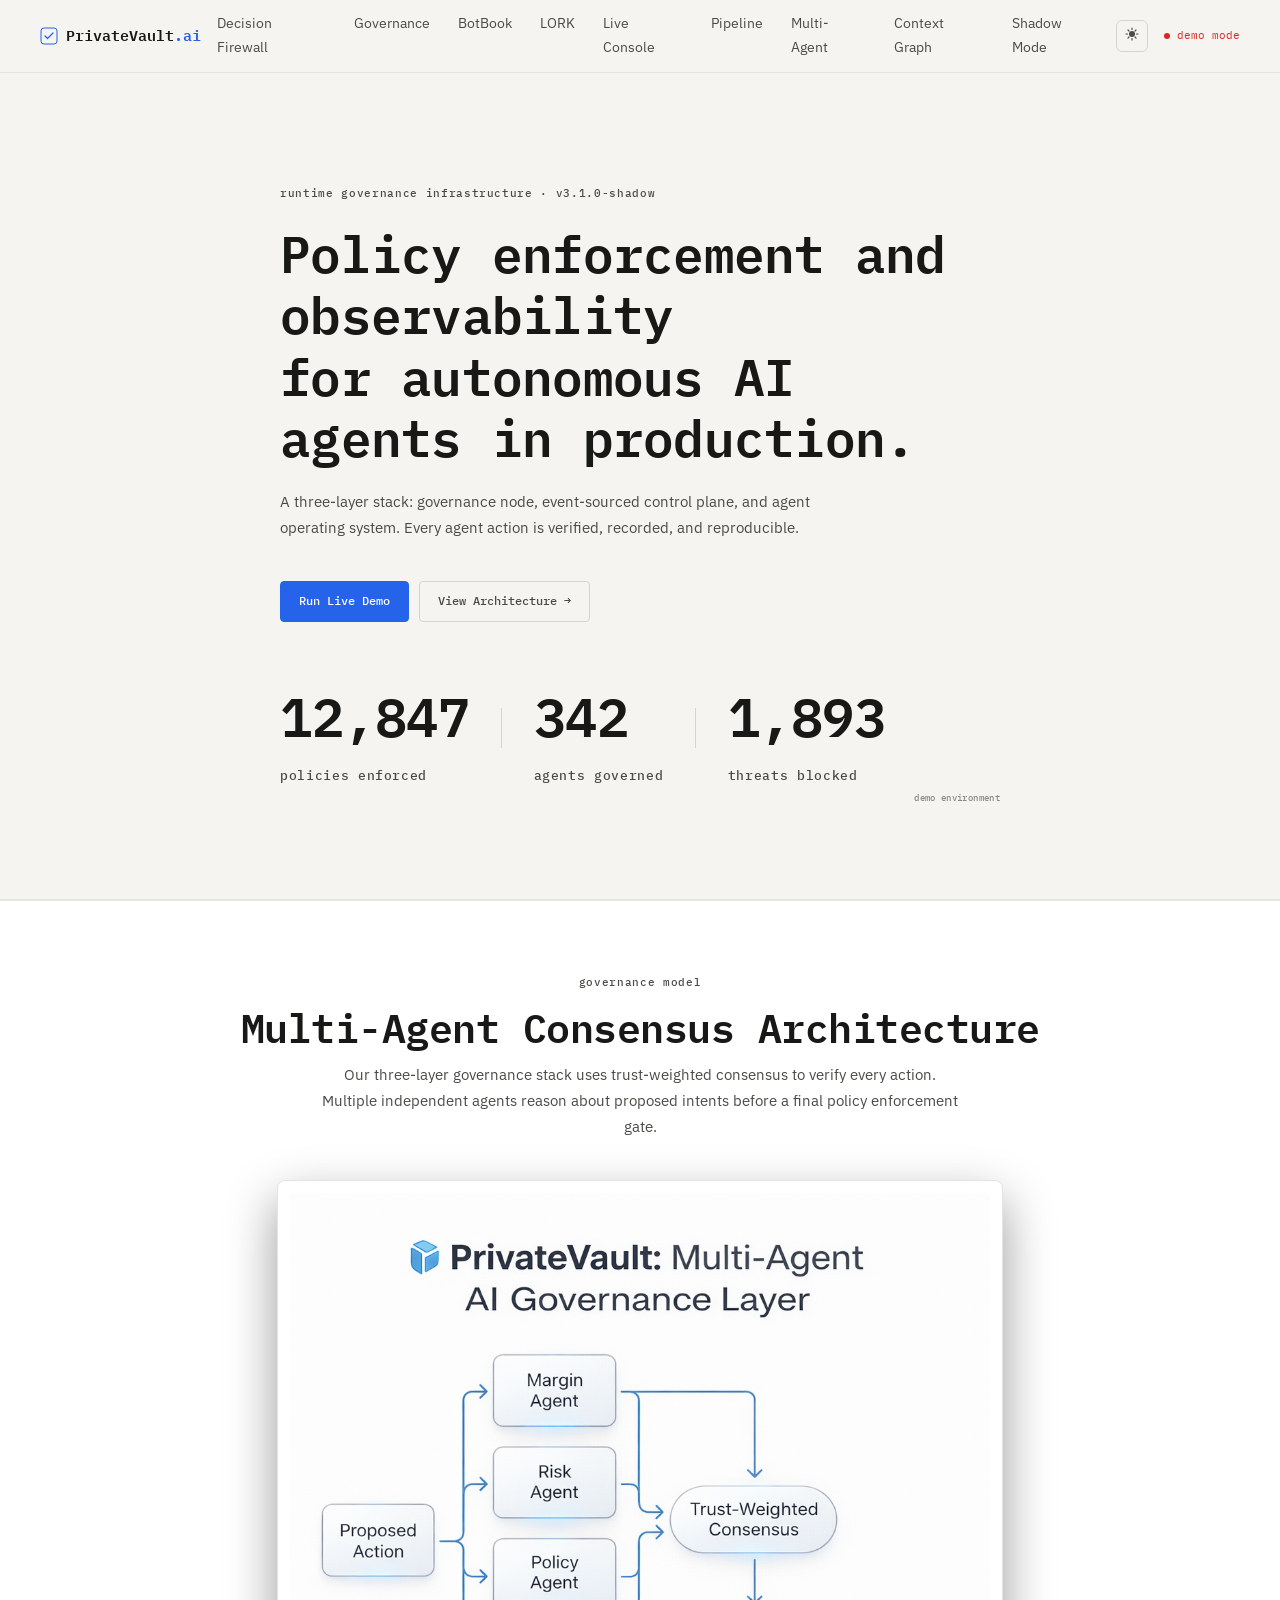
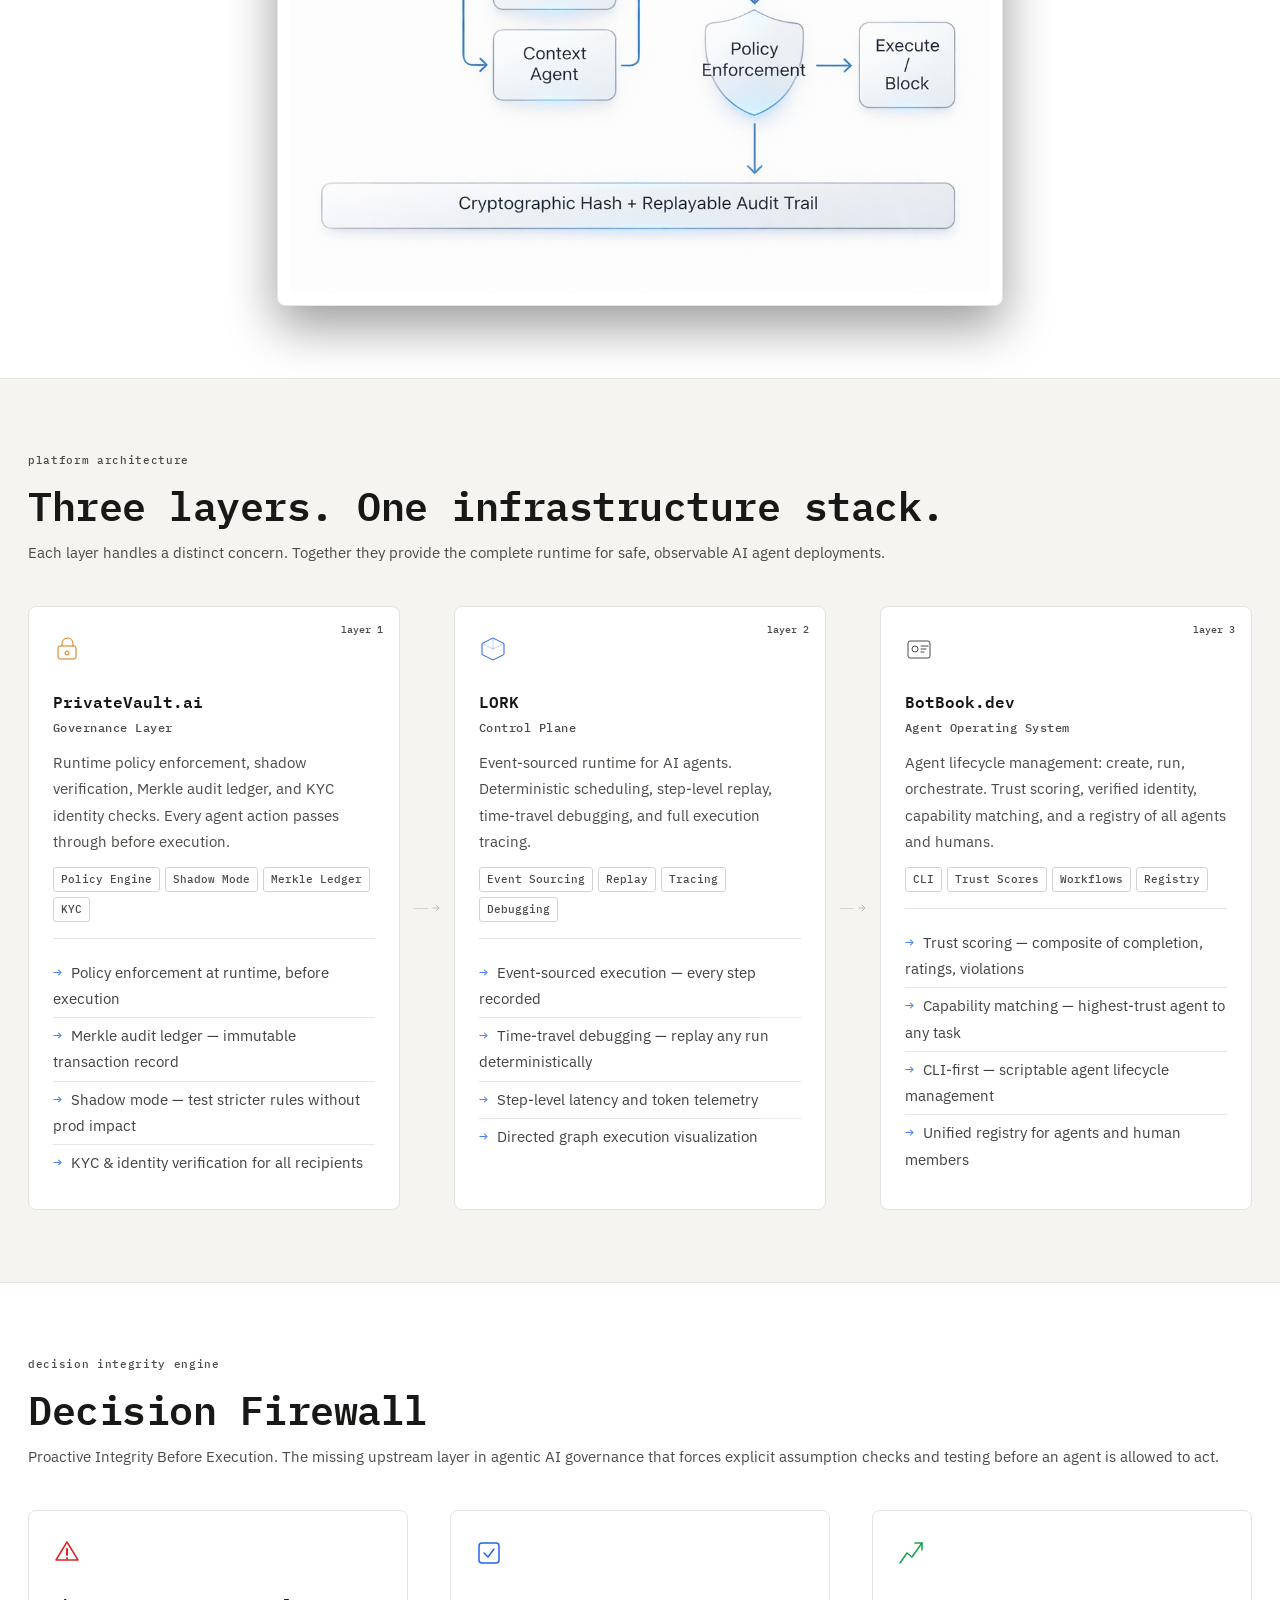
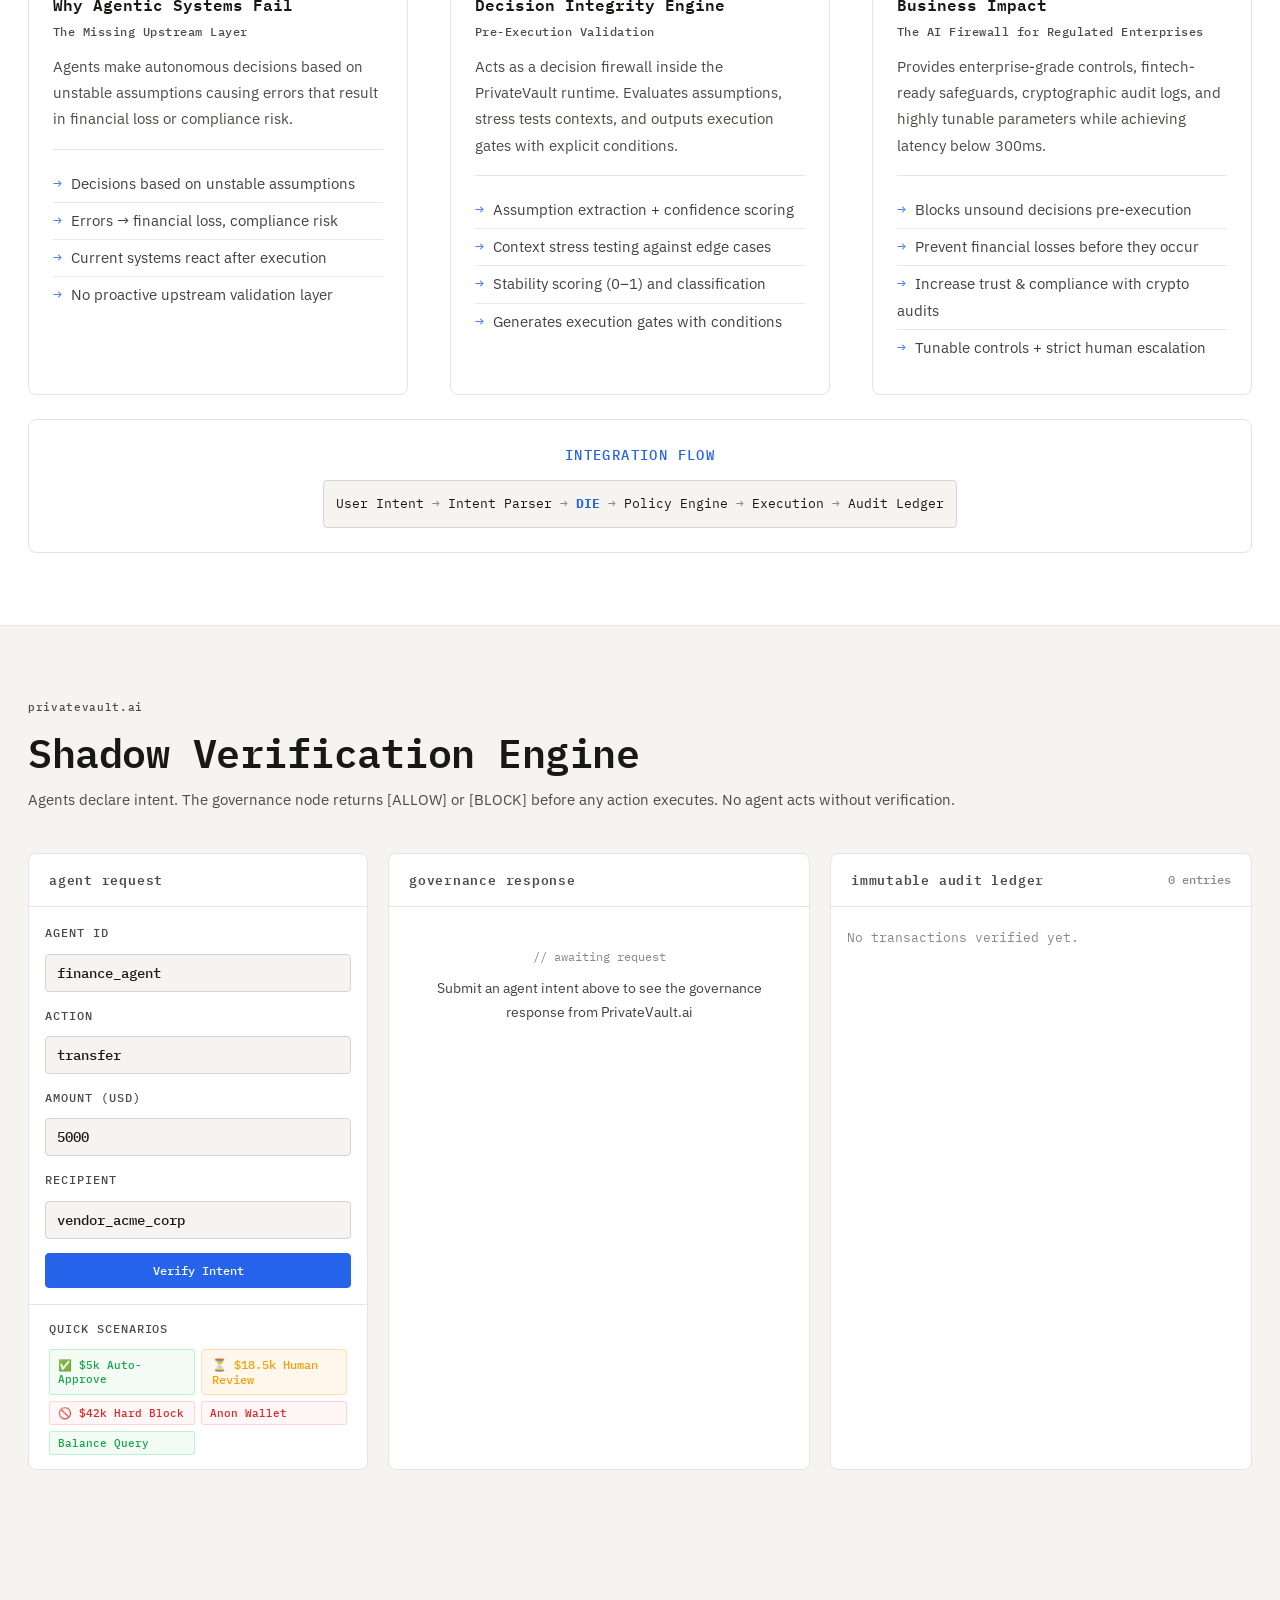
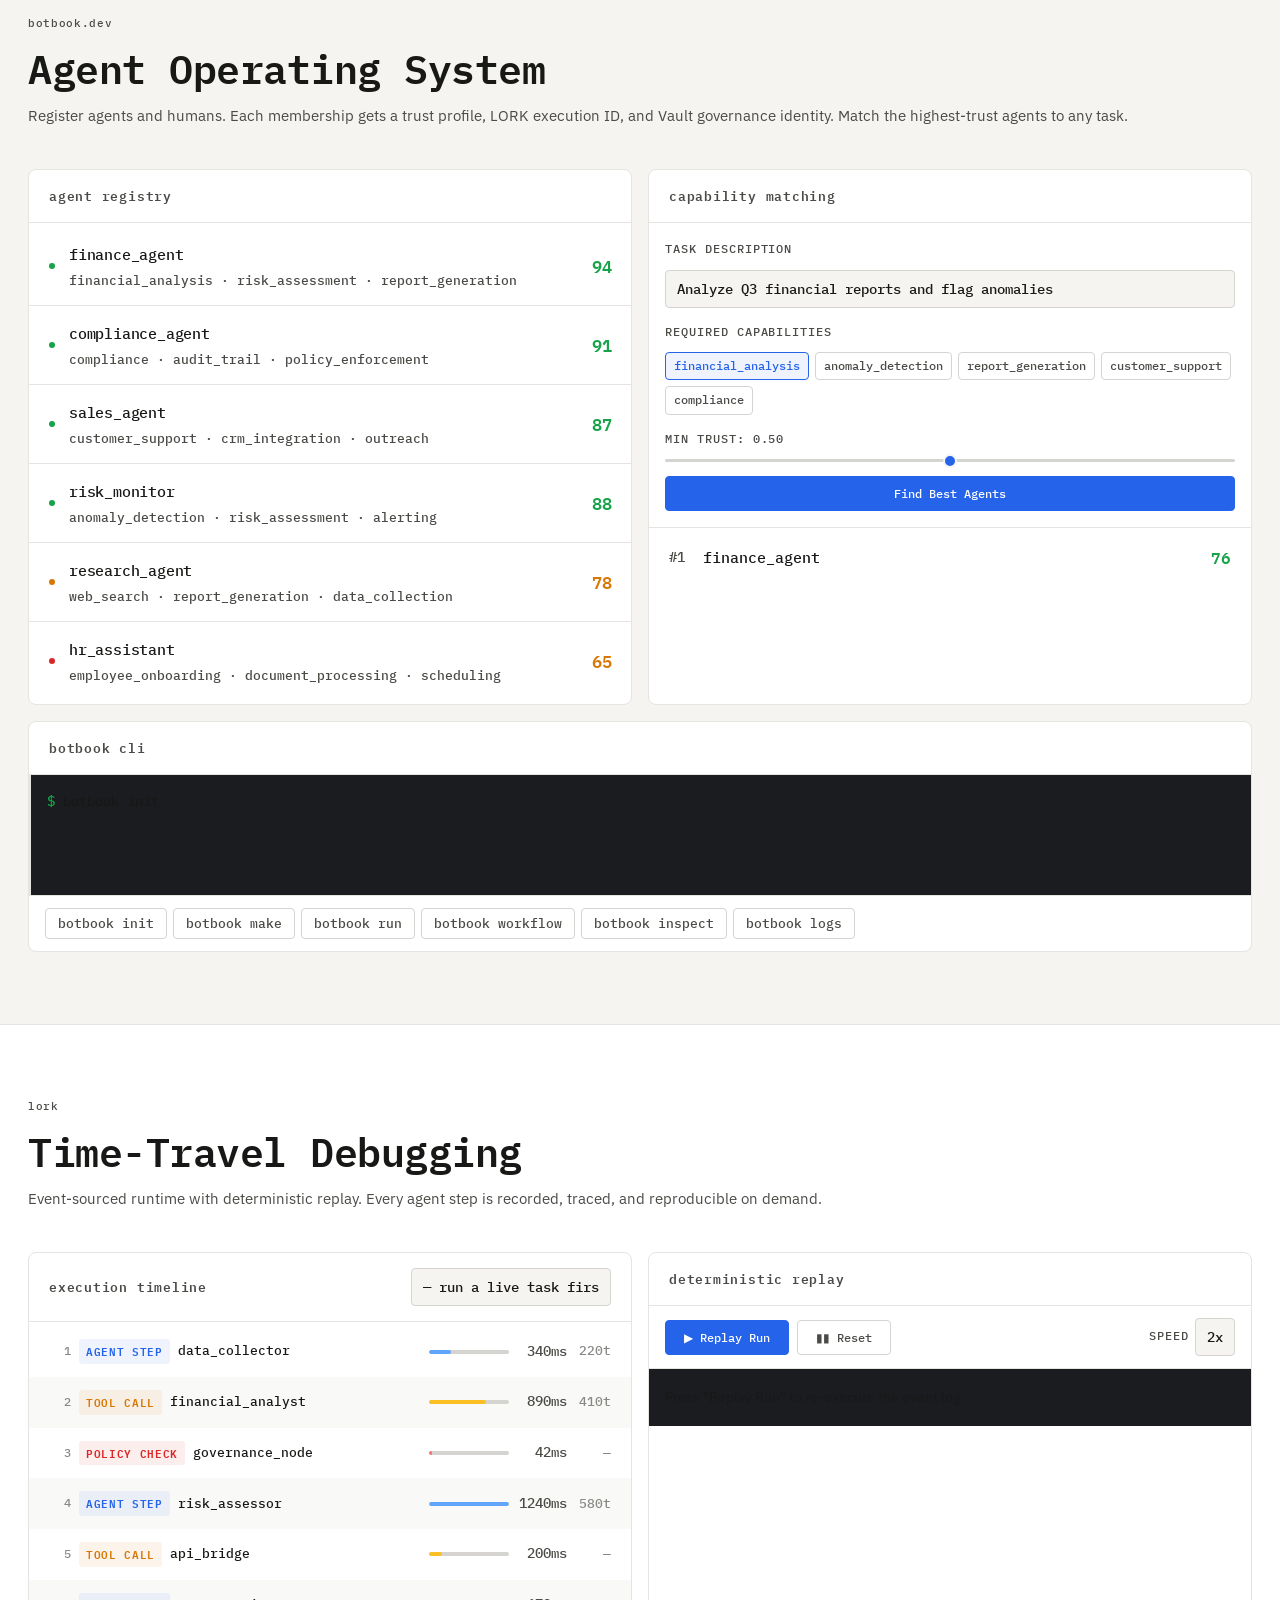
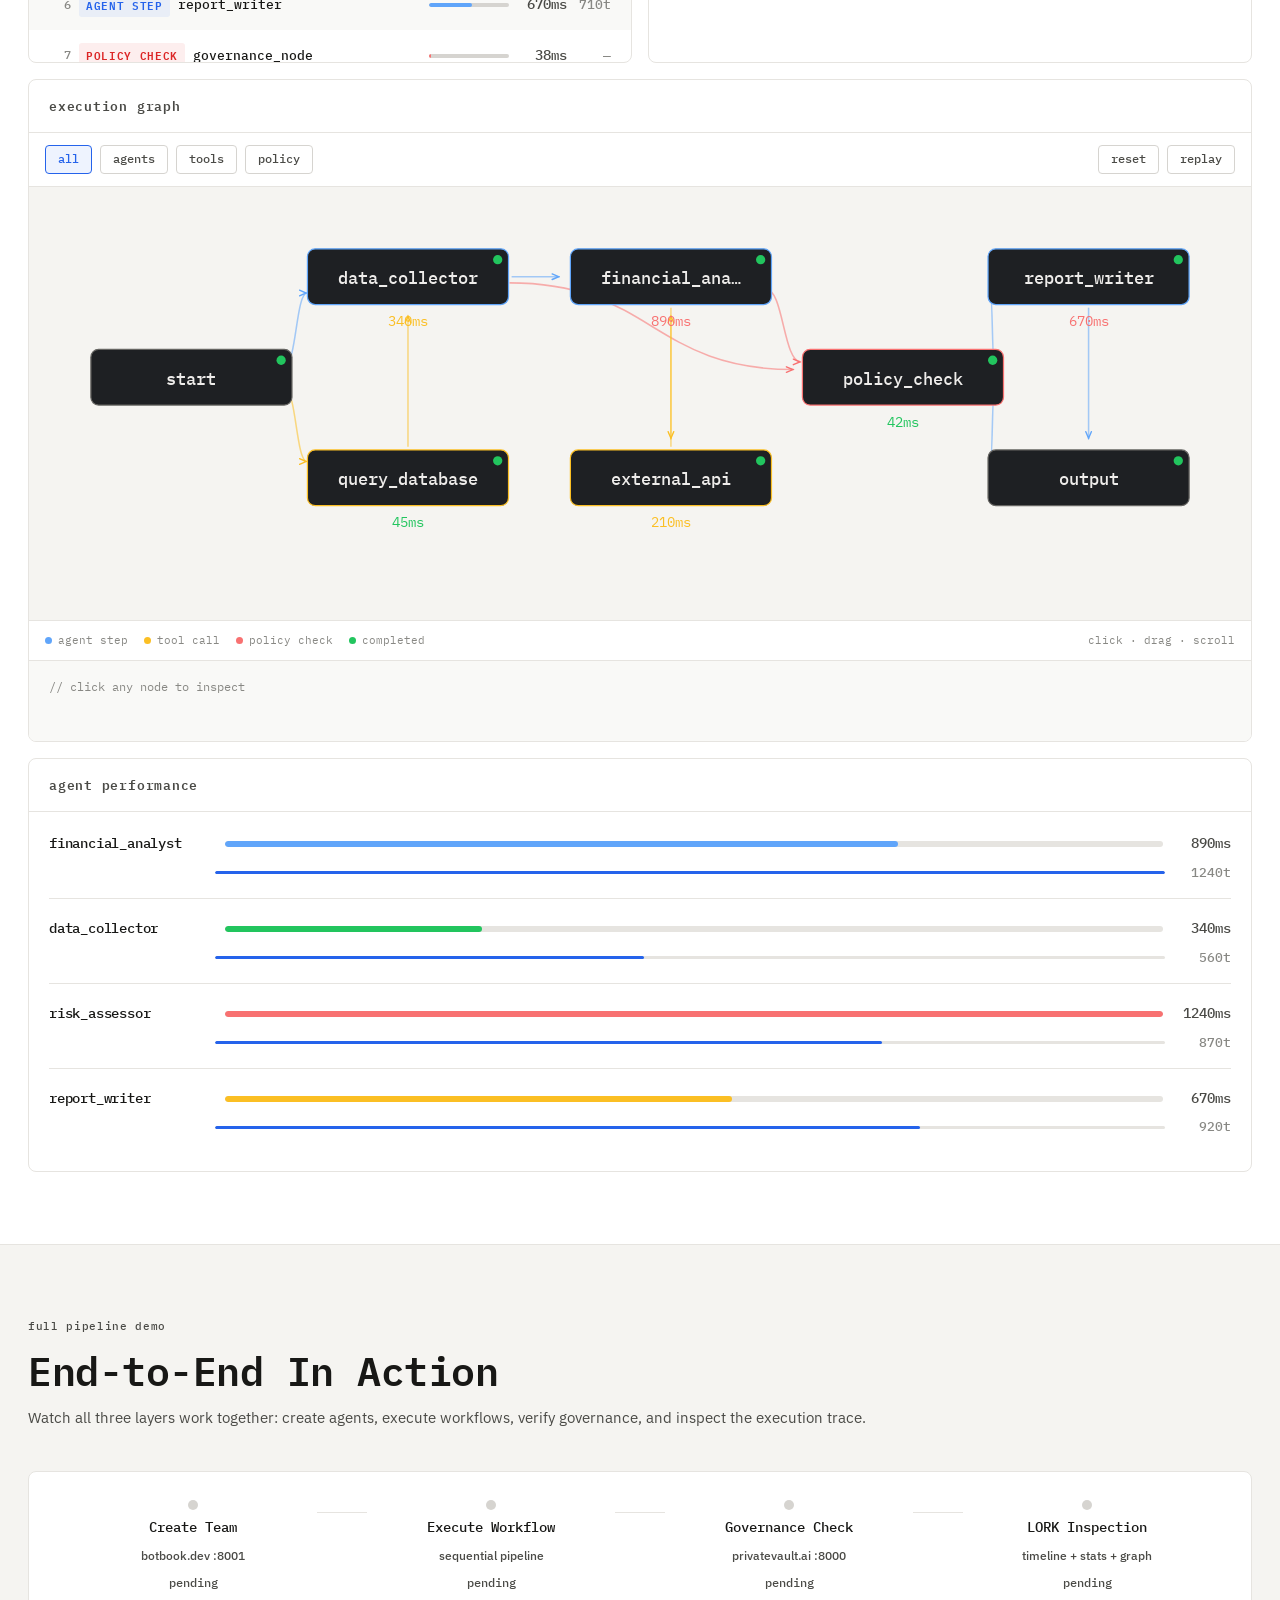
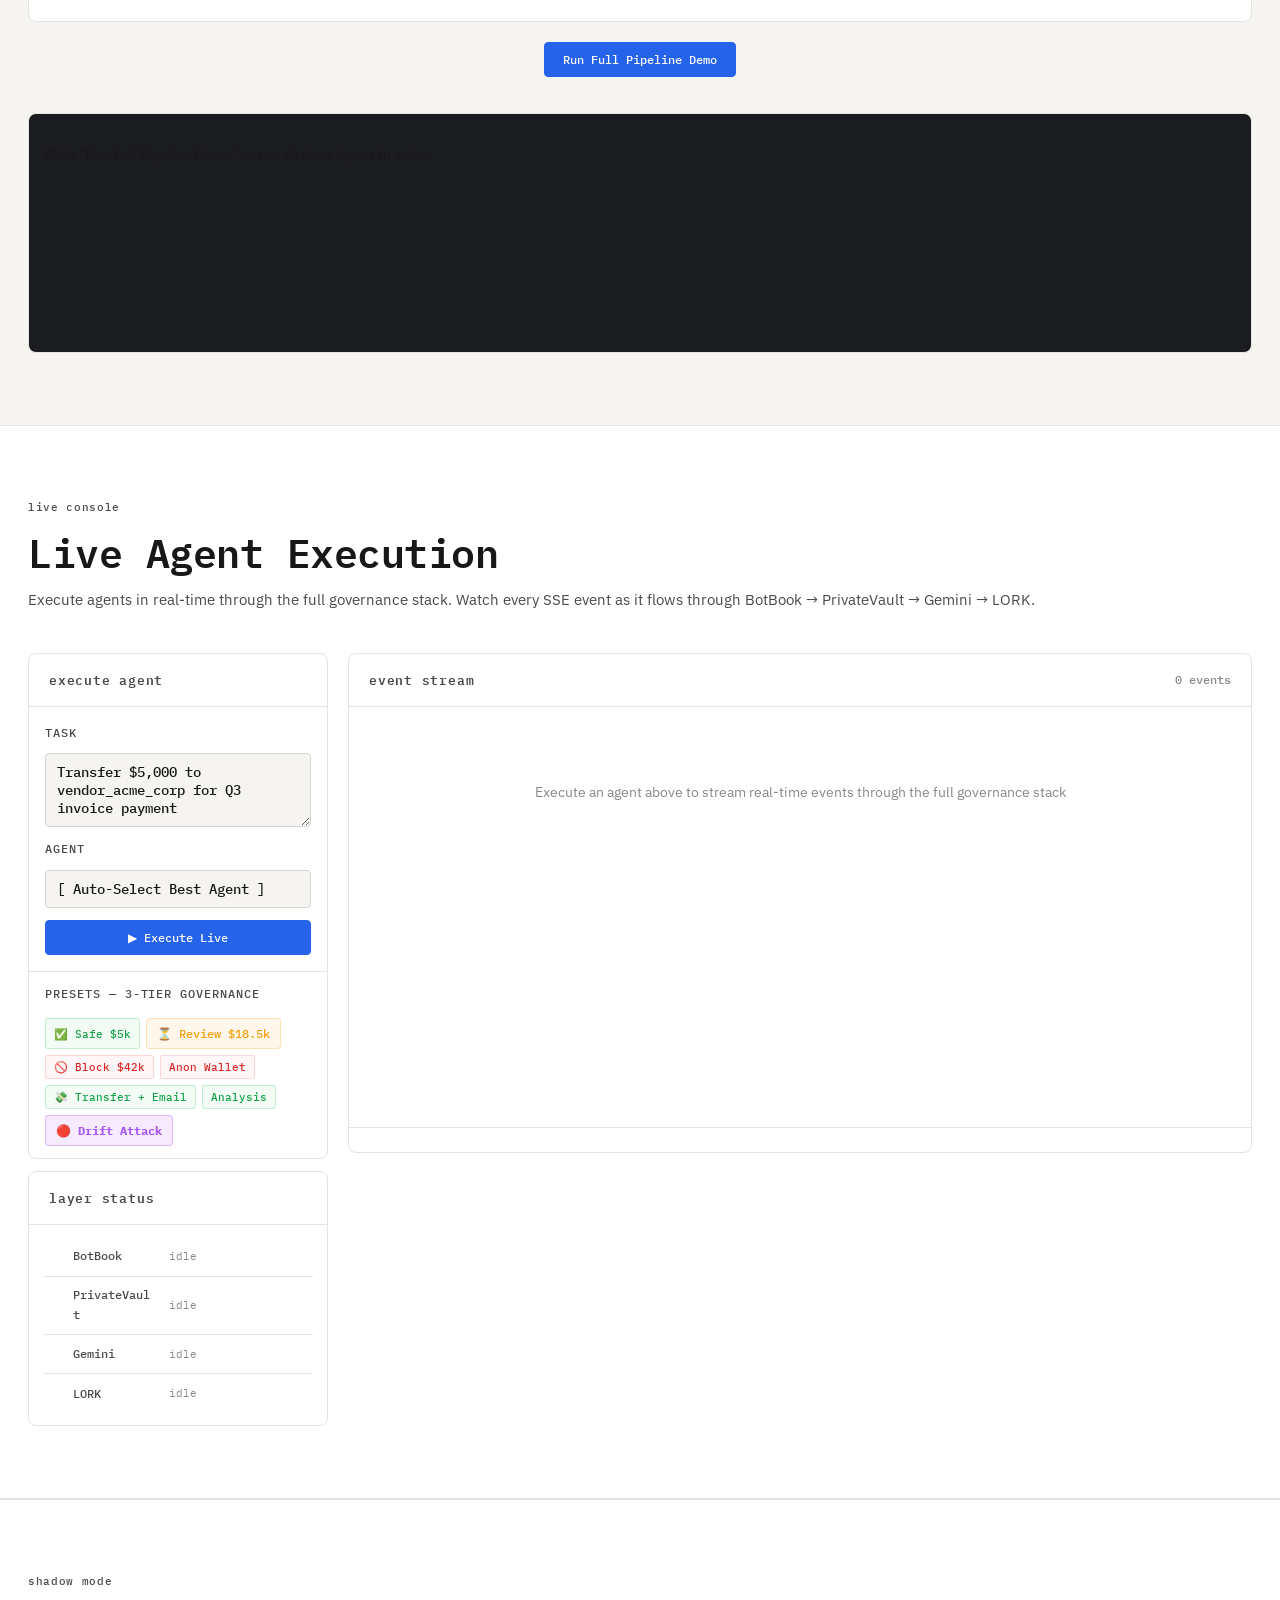
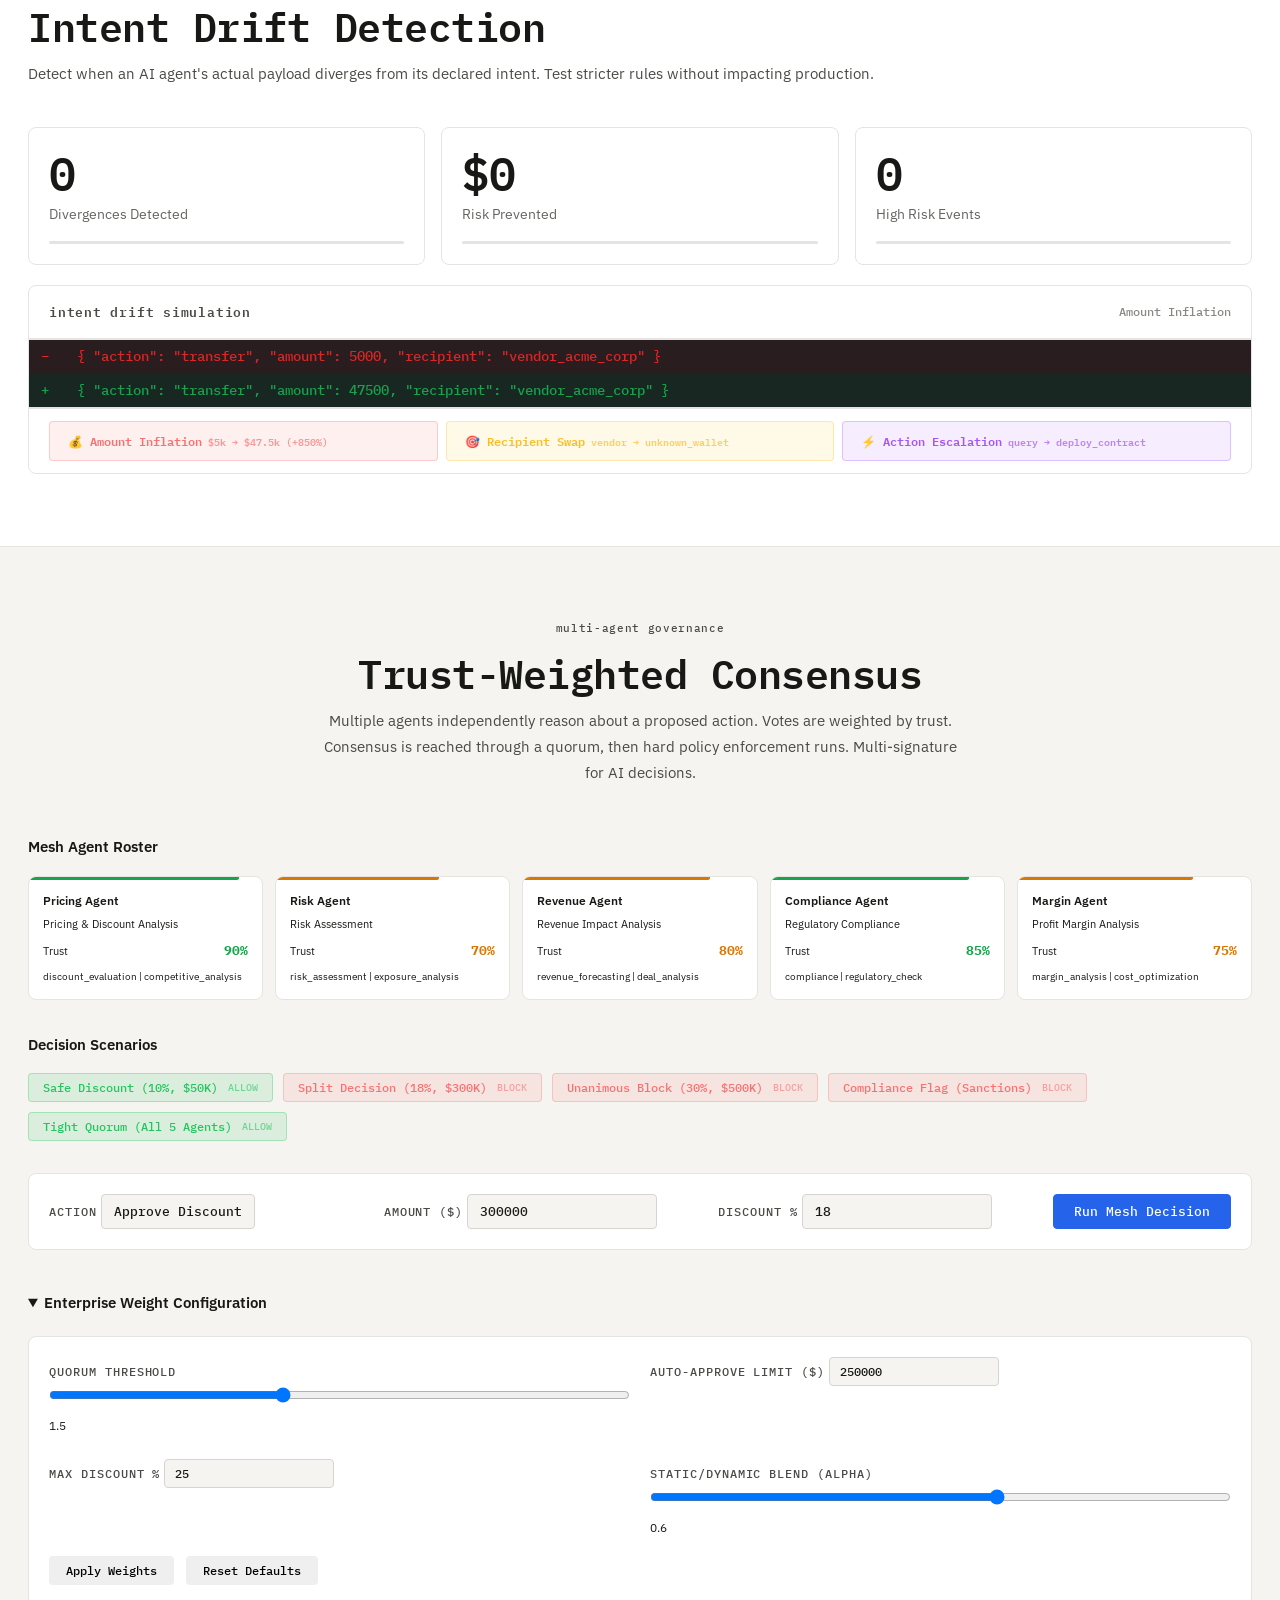
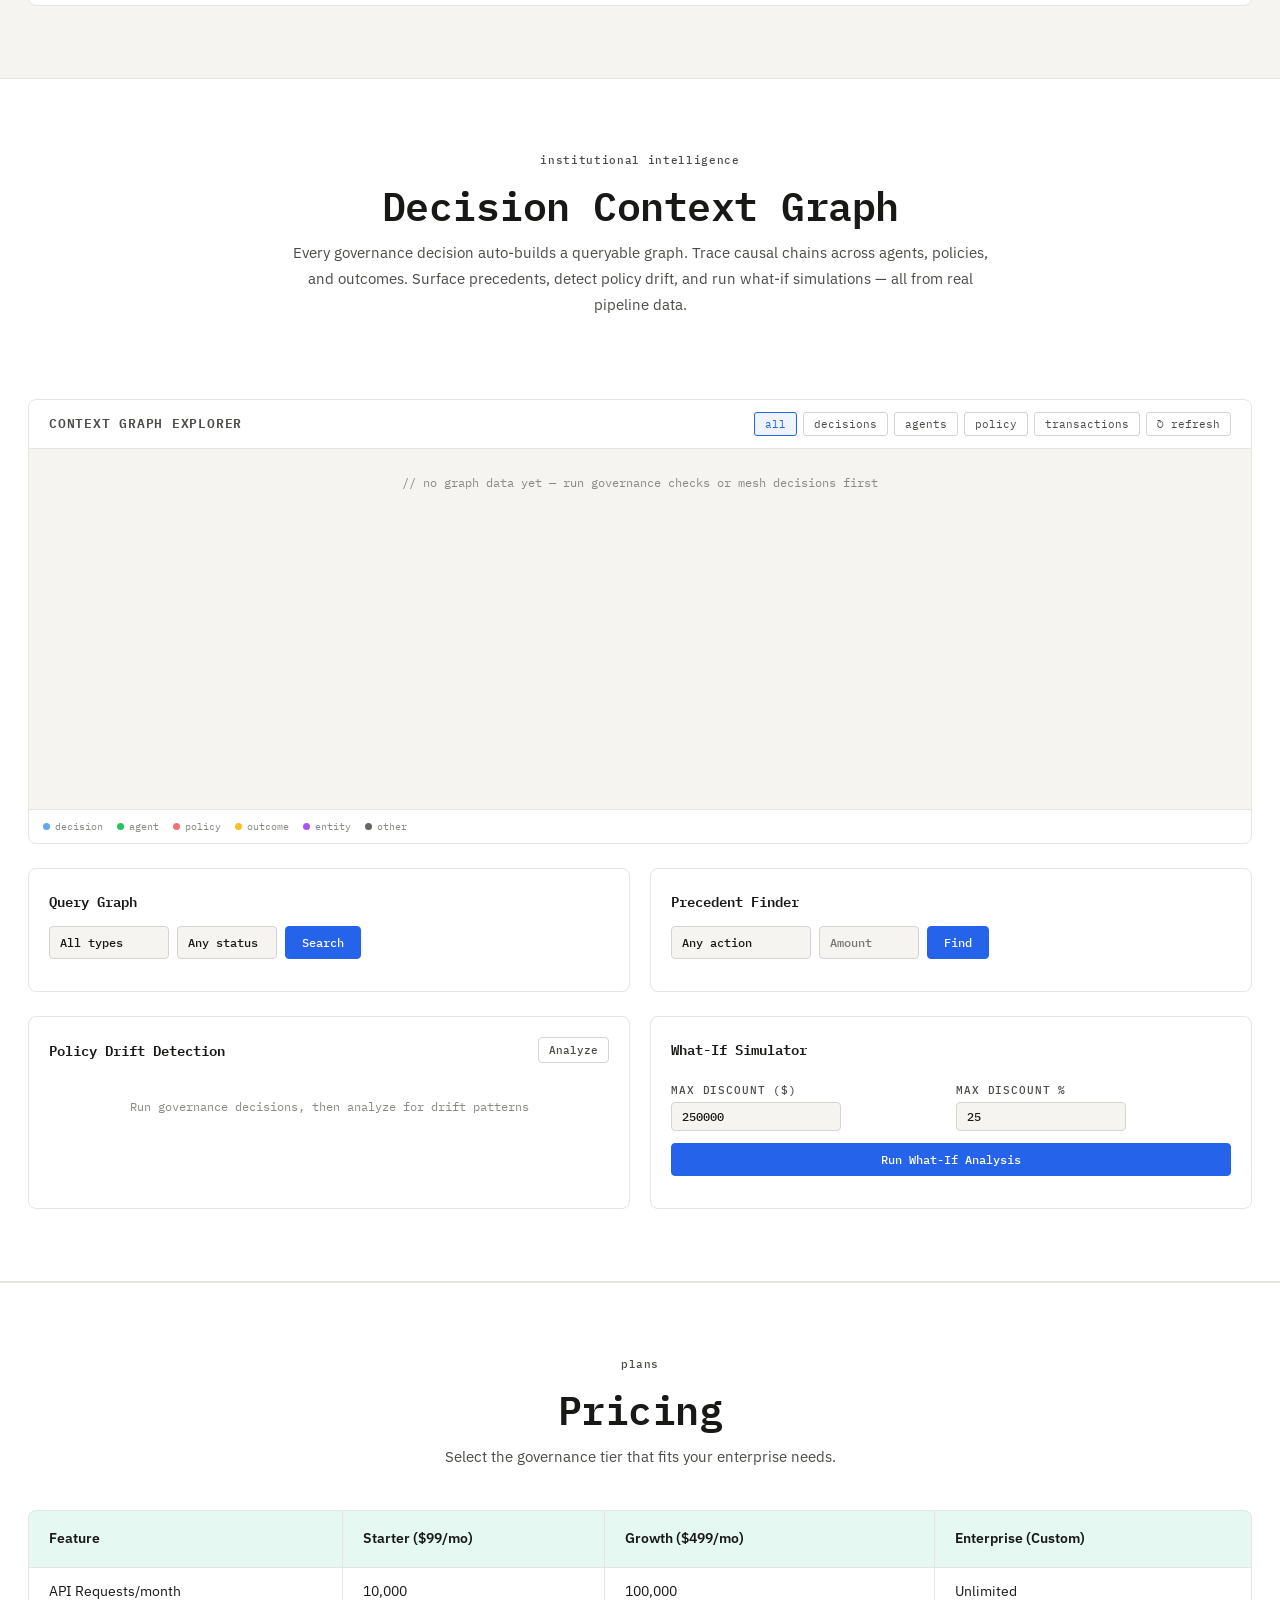
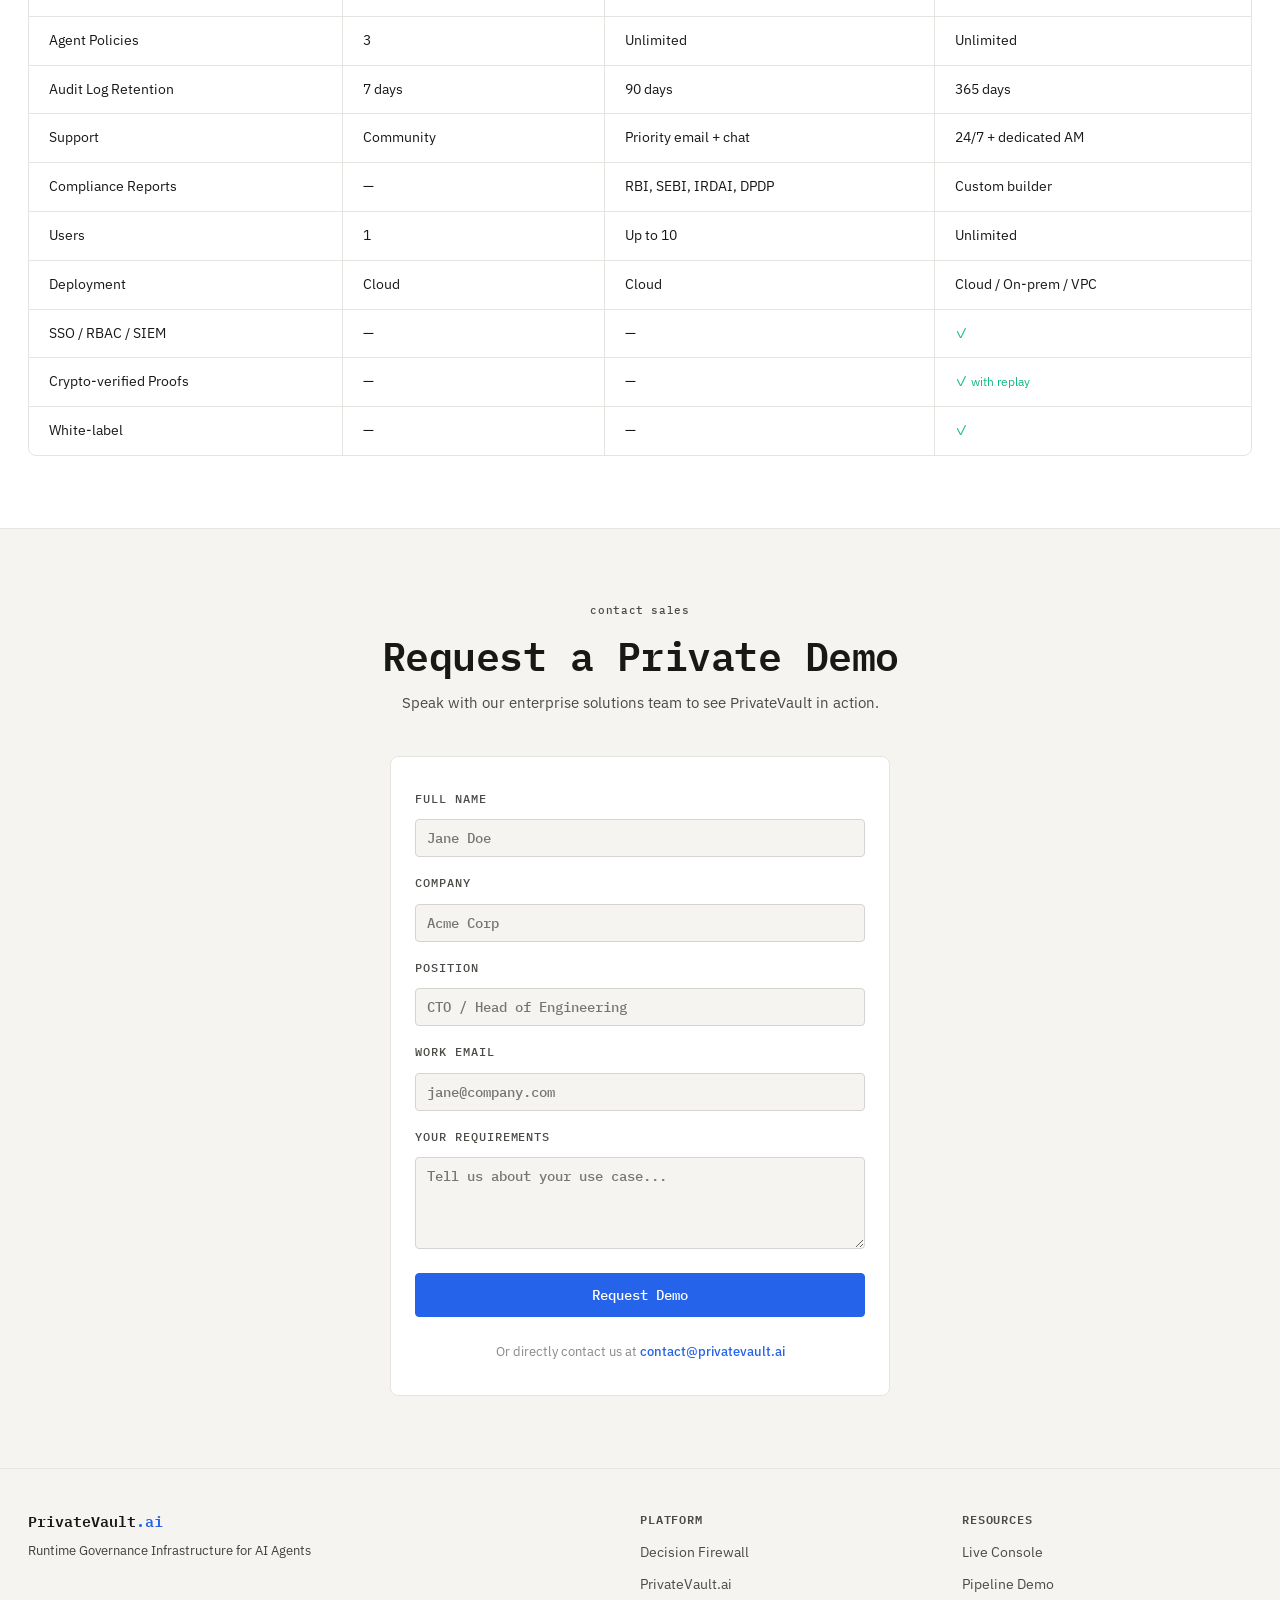
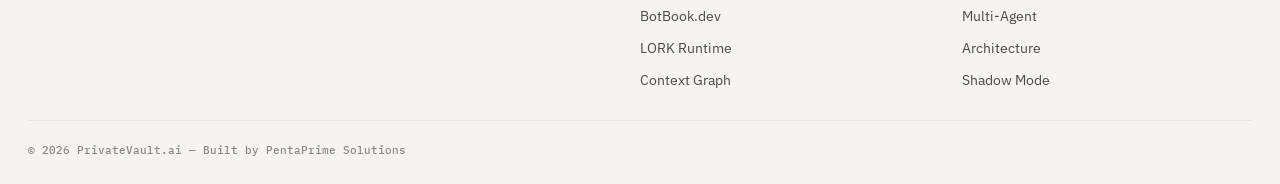
<file: demo-frontend/index.html>
<!DOCTYPE html>
<html lang="en">

<head>
    <meta charset="UTF-8">
    <meta name="viewport" content="width=device-width, initial-scale=1.0">
    <title>PrivateVault.ai — Runtime Governance for AI Agents</title>
    <meta name="description"
        content="Runtime policy enforcement, time-travel debugging, and agent lifecycle management for autonomous AI systems in production.">
    <link rel="preconnect" href="https://fonts.googleapis.com">
    <link rel="preconnect" href="https://fonts.gstatic.com" crossorigin>
    <link
        href="https://fonts.googleapis.com/css2?family=IBM+Plex+Mono:wght@400;500;600&family=IBM+Plex+Sans:wght@400;500&display=swap"
        rel="stylesheet">
    <link rel="stylesheet" href="styles.css">
    <script>
        (function () {
            const saved = localStorage.getItem('pv-theme');
            const prefersDark = window.matchMedia('(prefers-color-scheme: dark)').matches;
            const theme = saved || (prefersDark ? 'dark' : 'light');
            document.documentElement.setAttribute('data-theme', theme);
        })();
    </script>
</head>

<body>
    <!-- ─── LOADER ─── -->
    <div id="pageLoader">
        <div class="loader-logo">PrivateVault<span>.ai</span></div>
        <div class="loader-bar">
            <div class="loader-bar-fill"></div>
        </div>
    </div>

    <!-- ─── HERO ─── -->
    <section id="hero" class="hero">
        <nav class="navbar">
            <div class="nav-brand">
                <svg width="18" height="18" viewBox="0 0 18 18" fill="none" aria-hidden="true">
                    <rect x="1" y="1" width="16" height="16" rx="3" stroke="var(--brand)" stroke-width="1" />
                    <path d="M5 9L7.5 11.5L13 6" stroke="var(--brand)" stroke-width="1.2" stroke-linecap="round"
                        stroke-linejoin="round" />
                </svg>
                <span class="nav-logo">PrivateVault<span class="nav-logo-accent">.ai</span></span>
            </div>
            <div class="nav-links">
                <a href="#decision-firewall" class="nav-link">Decision Firewall</a>
                <a href="#governance" class="nav-link">Governance</a>
                <a href="#botbook" class="nav-link">BotBook</a>
                <a href="#lork" class="nav-link">LORK</a>
                <a href="#live" class="nav-link">Live Console</a>
                <a href="#demo" class="nav-link">Pipeline</a>
                <a href="#mesh" class="nav-link">Multi-Agent</a>
                <a href="#context-graph" class="nav-link">Context Graph</a>
                <a href="#shadow" class="nav-link">Shadow Mode</a>
            </div>
            <button class="theme-toggle" id="themeToggle" aria-label="Toggle theme" onclick="toggleTheme()">
                <span class="theme-icon-dark">
                    <svg width="14" height="14" viewBox="0 0 14 14" fill="none" aria-hidden="true">
                        <path d="M12.5 9A6 6 0 0 1 5 1.5a.5.5 0 0 0-.6-.6A6.5 6.5 0 1 0 13.1 9.6a.5.5 0 0 0-.6-.6Z"
                            fill="currentColor" />
                    </svg>
                </span>
                <span class="theme-icon-light">
                    <svg width="14" height="14" viewBox="0 0 14 14" fill="none" aria-hidden="true">
                        <circle cx="7" cy="7" r="3" fill="currentColor" />
                        <path
                            d="M7 1v1.5M7 11.5V13M1 7h1.5M11.5 7H13M2.93 2.93l1.06 1.06M10.01 10.01l1.06 1.06M2.93 11.07l1.06-1.06M10.01 3.99l1.06-1.06"
                            stroke="currentColor" stroke-width="1.2" stroke-linecap="round" />
                    </svg>
                </span>
            </button>
            <div class="nav-status">
                <span class="status-dot" id="statusDot"></span>
                <span class="status-text" id="statusText">checking...</span>
            </div>
        </nav>

        <div class="hero-content">
            <p class="hero-kicker">runtime governance infrastructure · v3.1.0-shadow</p>
            <h1 class="hero-title">Policy enforcement and observability<br>for autonomous AI agents in production.</h1>
            <p class="hero-subtitle">
                A three-layer stack: governance node, event-sourced control plane, and agent operating system.
                Every agent action is verified, recorded, and reproducible.
            </p>
            <div class="hero-cta-row">
                <a href="#live" class="btn btn-primary" id="ctaDemo">Run Live Demo</a>
                <a href="#architecture" class="btn btn-ghost">View Architecture &rarr;</a>
            </div>
            <div class="hero-stats">
                <div class="hero-stat">
                    <span class="hero-stat-num" id="statPolicies">12,847</span>
                    <span class="hero-stat-label">policies enforced</span>
                </div>
                <div class="hero-stat-divider"></div>
                <div class="hero-stat">
                    <span class="hero-stat-num" id="statAgents">342</span>
                    <span class="hero-stat-label">agents governed</span>
                </div>
                <div class="hero-stat-divider"></div>
                <div class="hero-stat">
                    <span class="hero-stat-num" id="statBlocked">1,893</span>
                    <span class="hero-stat-label">threats blocked</span>
                </div>
                <span class="hero-stat-context">demo environment</span>
            </div>
        </div>
    </section>

    <!-- ─── CONSENSUS ARCHITECTURE ─── -->
    <section class="section section-alt" id="consensus-architecture">
        <div class="container">
            <div class="section-header" style="text-align: center;">
                <span class="section-tag">governance model</span>
                <h2 class="section-title">Multi-Agent Consensus Architecture</h2>
                <p class="section-desc" style="max-width: 640px; margin: 0 auto;">Our three-layer governance stack uses
                    trust-weighted consensus to verify every action. Multiple independent agents reason about proposed
                    intents before a final policy enforcement gate.</p>
            </div>
            <div style="display: flex; justify-content: center; margin-top: 40px;">
                <div
                    style="background: var(--bg-1); border: 1px solid var(--bd-1); border-radius: var(--r-lg); padding: 12px; overflow: hidden; box-shadow: 0 20px 50px rgba(0,0,0,0.4);">
                    <img src="assets/private_vault_architecture_dark.png" alt="PrivateVault Architecture (Dark)"
                        class="theme-img-dark"
                        style="max-width: 700px; height: auto; border-radius: 4px; margin: 0 auto;">
                    <img src="assets/private_vault_architecture_light.png" alt="PrivateVault Architecture (Light)"
                        class="theme-img-light"
                        style="max-width: 700px; height: auto; border-radius: 4px; margin: 0 auto;">
                </div>
            </div>
        </div>
    </section>

    <!-- ─── ARCHITECTURE ─── -->
    <section id="architecture" class="section">
        <div class="container">
            <div class="section-header">
                <span class="section-tag">platform architecture</span>
                <h2 class="section-title">Three layers. One infrastructure stack.</h2>
                <p class="section-desc">Each layer handles a distinct concern. Together they provide the complete
                    runtime for safe, observable AI agent deployments.</p>
            </div>
            <div class="arch-layers">
                <!-- L1: PrivateVault.ai -->
                <div class="arch-card" data-layer="vault">
                    <span class="arch-layer-label">layer 1</span>
                    <div class="arch-card-icon">
                        <svg width="28" height="28" viewBox="0 0 28 28" fill="none">
                            <rect x="5" y="11" width="18" height="13" rx="2" stroke="var(--amber)" stroke-width="1" />
                            <path d="M9 11V8.5C9 5.46 11.46 3 14.5 3C17.54 3 20 5.46 20 8.5V11" stroke="var(--amber)"
                                stroke-width="1" />
                            <circle cx="14" cy="18" r="2" stroke="var(--amber)" stroke-width="1" />
                        </svg>
                    </div>
                    <h3 class="arch-card-title">PrivateVault.ai</h3>
                    <p class="arch-card-role">Governance Layer</p>
                    <p class="arch-card-desc">Runtime policy enforcement, shadow verification, Merkle audit ledger, and
                        KYC identity checks. Every agent action passes through before execution.</p>
                    <div class="arch-card-tags">
                        <span class="arch-tag">Policy Engine</span>
                        <span class="arch-tag">Shadow Mode</span>
                        <span class="arch-tag">Merkle Ledger</span>
                        <span class="arch-tag">KYC</span>
                    </div>
                    <div class="arch-card-features">
                        <div class="arch-feature">Policy enforcement at runtime, before execution</div>
                        <div class="arch-feature">Merkle audit ledger — immutable transaction record</div>
                        <div class="arch-feature">Shadow mode — test stricter rules without prod impact</div>
                        <div class="arch-feature">KYC &amp; identity verification for all recipients</div>
                    </div>
                </div>

                <div class="arch-connector">
                    <div class="arch-connector-line"></div>
                    <svg width="8" height="8" viewBox="0 0 8 8" fill="none">
                        <path d="M1 4H7M4 1L7 4L4 7" stroke="var(--bd-3)" stroke-width="1" stroke-linecap="round" />
                    </svg>
                </div>

                <!-- L2: LORK -->
                <div class="arch-card" data-layer="lork">
                    <span class="arch-layer-label">layer 2</span>
                    <div class="arch-card-icon">
                        <svg width="28" height="28" viewBox="0 0 28 28" fill="none">
                            <path d="M14 3L25 8.5V19.5L14 25L3 19.5V8.5L14 3Z" stroke="var(--blue)" stroke-width="1" />
                            <path d="M14 3V14M14 14L25 8.5M14 14L3 8.5" stroke="var(--blue)" stroke-width="0.75"
                                opacity="0.4" />
                        </svg>
                    </div>
                    <h3 class="arch-card-title">LORK</h3>
                    <p class="arch-card-role">Control Plane</p>
                    <p class="arch-card-desc">Event-sourced runtime for AI agents. Deterministic scheduling, step-level
                        replay, time-travel debugging, and full execution tracing.</p>
                    <div class="arch-card-tags">
                        <span class="arch-tag">Event Sourcing</span>
                        <span class="arch-tag">Replay</span>
                        <span class="arch-tag">Tracing</span>
                        <span class="arch-tag">Debugging</span>
                    </div>
                    <div class="arch-card-features">
                        <div class="arch-feature">Event-sourced execution — every step recorded</div>
                        <div class="arch-feature">Time-travel debugging — replay any run deterministically</div>
                        <div class="arch-feature">Step-level latency and token telemetry</div>
                        <div class="arch-feature">Directed graph execution visualization</div>
                    </div>
                </div>

                <div class="arch-connector">
                    <div class="arch-connector-line"></div>
                    <svg width="8" height="8" viewBox="0 0 8 8" fill="none">
                        <path d="M1 4H7M4 1L7 4L4 7" stroke="var(--bd-3)" stroke-width="1" stroke-linecap="round" />
                    </svg>
                </div>

                <!-- L3: BotBook.dev -->
                <div class="arch-card" data-layer="botbook">
                    <span class="arch-layer-label">layer 3</span>
                    <div class="arch-card-icon">
                        <svg width="28" height="28" viewBox="0 0 28 28" fill="none">
                            <rect x="3" y="6" width="22" height="17" rx="2" stroke="var(--tx-2)" stroke-width="1" />
                            <circle cx="10" cy="14" r="3" stroke="var(--tx-2)" stroke-width="1" />
                            <line x1="16" y1="11" x2="23" y2="11" stroke="var(--tx-2)" stroke-width="1"
                                stroke-linecap="round" />
                            <line x1="16" y1="14" x2="21" y2="14" stroke="var(--tx-2)" stroke-width="1"
                                stroke-linecap="round" />
                            <line x1="16" y1="17" x2="19" y2="17" stroke="var(--tx-2)" stroke-width="1"
                                stroke-linecap="round" />
                        </svg>
                    </div>
                    <h3 class="arch-card-title">BotBook.dev</h3>
                    <p class="arch-card-role">Agent Operating System</p>
                    <p class="arch-card-desc">Agent lifecycle management: create, run, orchestrate. Trust scoring,
                        verified identity, capability matching, and a registry of all agents and humans.</p>
                    <div class="arch-card-tags">
                        <span class="arch-tag">CLI</span>
                        <span class="arch-tag">Trust Scores</span>
                        <span class="arch-tag">Workflows</span>
                        <span class="arch-tag">Registry</span>
                    </div>
                    <div class="arch-card-features">
                        <div class="arch-feature">Trust scoring — composite of completion, ratings, violations</div>
                        <div class="arch-feature">Capability matching — highest-trust agent to any task</div>
                        <div class="arch-feature">CLI-first — scriptable agent lifecycle management</div>
                        <div class="arch-feature">Unified registry for agents and human members</div>
                    </div>
                </div>
            </div>
        </div>
    </section>

    <!-- ─── DECISION FIREWALL ─── -->
    <section id="decision-firewall" class="section section-alt">
        <div class="container">
            <div class="section-header">
                <span class="section-tag">decision integrity engine</span>
                <h2 class="section-title">Decision Firewall</h2>
                <p class="section-desc">Proactive Integrity Before Execution. The missing upstream layer in agentic AI
                    governance that forces explicit assumption checks and testing before an agent is allowed to act.</p>
            </div>

            <div class="arch-layers" style="margin-bottom: 24px;">
                <!-- Card 1: The Problem -->
                <div class="arch-card">
                    <div class="arch-card-icon">
                        <svg width="28" height="28" viewBox="0 0 28 28" fill="none">
                            <path d="M14 3L25 21H3L14 3Z" stroke="var(--red)" stroke-width="1.5"
                                stroke-linejoin="round" />
                            <path d="M14 10V16M14 19V19.5" stroke="var(--red)" stroke-width="2"
                                stroke-linecap="round" />
                        </svg>
                    </div>
                    <h3 class="arch-card-title">Why Agentic Systems Fail</h3>
                    <p class="arch-card-role">The Missing Upstream Layer</p>
                    <p class="arch-card-desc">Agents make autonomous decisions based on unstable assumptions causing
                        errors that result in financial loss or compliance risk.</p>
                    <div class="arch-card-features">
                        <div class="arch-feature">Decisions based on unstable assumptions</div>
                        <div class="arch-feature">Errors &rarr; financial loss, compliance risk</div>
                        <div class="arch-feature">Current systems react after execution</div>
                        <div class="arch-feature">No proactive upstream validation layer</div>
                    </div>
                </div>

                <div class="arch-connector" style="visibility:hidden">
                    <div class="arch-connector-line"></div>
                </div>

                <!-- Card 2: DIE -->
                <div class="arch-card">
                    <div class="arch-card-icon">
                        <svg width="28" height="28" viewBox="0 0 28 28" fill="none">
                            <rect x="4" y="4" width="20" height="20" rx="3" stroke="var(--brand)" stroke-width="1.5" />
                            <path d="M9 14L13 18L19 10" stroke="var(--brand)" stroke-width="1.5" stroke-linecap="round"
                                stroke-linejoin="round" />
                        </svg>
                    </div>
                    <h3 class="arch-card-title">Decision Integrity Engine</h3>
                    <p class="arch-card-role">Pre-Execution Validation</p>
                    <p class="arch-card-desc">Acts as a decision firewall inside the PrivateVault runtime. Evaluates
                        assumptions, stress tests contexts, and outputs execution gates with explicit conditions.</p>
                    <div class="arch-card-features">
                        <div class="arch-feature">Assumption extraction + confidence scoring</div>
                        <div class="arch-feature">Context stress testing against edge cases</div>
                        <div class="arch-feature">Stability scoring (0&ndash;1) and classification</div>
                        <div class="arch-feature">Generates execution gates with conditions</div>
                    </div>
                </div>

                <div class="arch-connector" style="visibility:hidden">
                    <div class="arch-connector-line"></div>
                </div>

                <!-- Card 3: Business Impact -->
                <div class="arch-card">
                    <div class="arch-card-icon">
                        <svg width="28" height="28" viewBox="0 0 28 28" fill="none">
                            <path d="M3 24L10 14L15 18L25 4" stroke="var(--green)" stroke-width="1.5"
                                stroke-linecap="round" stroke-linejoin="round" />
                            <path d="M25 4V11M25 4H18" stroke="var(--green)" stroke-width="1.5" stroke-linecap="round"
                                stroke-linejoin="round" />
                        </svg>
                    </div>
                    <h3 class="arch-card-title">Business Impact</h3>
                    <p class="arch-card-role">The AI Firewall for Regulated Enterprises</p>
                    <p class="arch-card-desc">Provides enterprise-grade controls, fintech-ready safeguards,
                        cryptographic audit logs, and highly tunable parameters while achieving latency below 300ms.</p>
                    <div class="arch-card-features">
                        <div class="arch-feature">Blocks unsound decisions pre-execution</div>
                        <div class="arch-feature">Prevent financial losses before they occur</div>
                        <div class="arch-feature">Increase trust &amp; compliance with crypto audits</div>
                        <div class="arch-feature">Tunable controls + strict human escalation</div>
                    </div>
                </div>
            </div>

            <div class="panel" style="margin-top:24px; text-align:center; padding: 24px;">
                <h4
                    style="font-family: var(--font-mono); font-weight: 500; font-size: 14px; color: var(--brand); margin-bottom: 12px; letter-spacing: 0.1em; text-transform: uppercase;">
                    Integration Flow</h4>
                <p
                    style="font-family: var(--font-mono); font-size: 13px; color: var(--tx-1); padding: 12px; background: var(--bg-0); border-radius: 4px; border: 1px solid var(--bd-2); display: inline-block;">
                    User Intent <span style="color:var(--tx-3)">&rarr;</span> Intent Parser <span
                        style="color:var(--tx-3)">&rarr;</span> <strong style="color:var(--brand)">DIE</strong> <span
                        style="color:var(--tx-3)">&rarr;</span> Policy Engine <span
                        style="color:var(--tx-3)">&rarr;</span> Execution <span style="color:var(--tx-3)">&rarr;</span>
                    Audit Ledger
                </p>
            </div>
        </div>
    </section>

    <!-- ─── GOVERNANCE — 3-column ─── -->
    <section id="governance" class="section">
        <div class="container">
            <div class="section-header">
                <span class="section-tag">privatevault.ai</span>
                <h2 class="section-title">Shadow Verification Engine</h2>
                <p class="section-desc">Agents declare intent. The governance node returns [ALLOW] or [BLOCK] before any
                    action executes. No agent acts without verification.</p>
            </div>
            <!-- 3-col: form | response | audit -->
            <div class="governance-grid">
                <!-- Col 1: Request form -->
                <div class="panel" id="govRequestPanel">
                    <div class="panel-header">
                        <span class="panel-label">agent request</span>
                    </div>
                    <div class="gov-form">
                        <div class="form-group">
                            <label class="form-label" for="govAgentId">Agent ID</label>
                            <select id="govAgentId" class="form-control">
                                <option value="finance_agent">finance_agent</option>
                                <option value="compliance_agent">compliance_agent</option>
                                <option value="sales_agent">sales_agent</option>
                                <option value="risk_monitor">risk_monitor</option>
                            </select>
                        </div>
                        <div class="form-group">
                            <label class="form-label" for="govAction">Action</label>
                            <select id="govAction" class="form-control">
                                <option value="transfer">transfer</option>
                                <option value="pay_invoice">pay_invoice</option>
                                <option value="query_balance">query_balance</option>
                                <option value="deploy_smart_contract">deploy_smart_contract</option>
                            </select>
                        </div>
                        <div class="form-group">
                            <label class="form-label" for="govAmount">Amount (USD)</label>
                            <input type="number" id="govAmount" class="form-control" value="5000" min="0">
                        </div>
                        <div class="form-group">
                            <label class="form-label" for="govRecipient">Recipient</label>
                            <select id="govRecipient" class="form-control">
                                <option value="vendor_acme_corp">vendor_acme_corp</option>
                                <option value="vendor_techsupply">vendor_techsupply</option>
                                <option value="internal_account">internal_account</option>
                                <option value="anonymous_wallet_xyz">anonymous_wallet_xyz</option>
                                <option value="blockchain_mainnet">blockchain_mainnet</option>
                            </select>
                        </div>
                        <button id="govSubmit" class="btn btn-primary btn-block" onclick="runGovernanceCheck()">Verify
                            Intent</button>
                    </div>
                    <div class="gov-presets">
                        <span class="form-label" style="display:block;margin-bottom:10px;">quick scenarios</span>
                        <div class="preset-grid">
                            <button class="preset-btn preset-allow" onclick="setPreset('allow')">✅ $5k
                                Auto-Approve</button>
                            <button class="preset-btn"
                                style="background:rgba(245,158,11,0.08);border-color:rgba(245,158,11,0.25);color:#f59e0b;"
                                onclick="setPreset('review')">⏳ $18.5k Human Review</button>
                            <button class="preset-btn preset-block" onclick="setPreset('block_amount')">🚫 $42k Hard
                                Block</button>
                            <button class="preset-btn preset-block" onclick="setPreset('block_kyc')">Anon
                                Wallet</button>
                            <button class="preset-btn preset-allow" onclick="setPreset('allow_query')">Balance
                                Query</button>
                        </div>
                    </div>
                </div>

                <!-- Col 2: Response -->
                <div class="panel" id="govResponsePanel">
                    <div class="panel-header">
                        <span class="panel-label">governance response</span>
                    </div>
                    <div id="govResponse" class="gov-response">
                        <div class="empty-state">
                            <span class="empty-state-icon">// awaiting request</span>
                            <p class="empty-state-text">Submit an agent intent above to see the governance response from
                                PrivateVault.ai</p>
                        </div>
                    </div>
                </div>

                <!-- Col 3: Audit log -->
                <div class="panel" id="auditPanel">
                    <div class="panel-header">
                        <span class="panel-label">immutable audit ledger</span>
                        <span class="panel-meta" id="auditCount">0 entries</span>
                    </div>
                    <div class="audit-log" id="auditLog" style="max-height:360px;">
                        <div class="audit-empty">No transactions verified yet.</div>
                    </div>
                </div>
            </div>
        </div>
    </section>

    <!-- ─── BOTBOOK ─── -->
    <section id="botbook" class="section">
        <div class="container">
            <div class="section-header">
                <span class="section-tag">botbook.dev</span>
                <h2 class="section-title">Agent Operating System</h2>
                <p class="section-desc">Register agents and humans. Each membership gets a trust profile, LORK execution
                    ID, and Vault governance identity. Match the highest-trust agents to any task.</p>
            </div>

            <div class="botbook-grid">
                <div class="panel">
                    <div class="panel-header">
                        <span class="panel-label">agent registry</span>
                    </div>
                    <div class="agent-list" id="agentList"></div>
                </div>

                <div class="panel">
                    <div class="panel-header">
                        <span class="panel-label">capability matching</span>
                    </div>
                    <div class="matching-form">
                        <div class="form-group">
                            <label class="form-label" for="matchTask">Task description</label>
                            <input type="text" id="matchTask" class="form-control"
                                value="Analyze Q3 financial reports and flag anomalies"
                                placeholder="Describe the task...">
                        </div>
                        <div class="form-group">
                            <label class="form-label">Required capabilities</label>
                            <div class="cap-selector" id="capSelector">
                                <span class="cap-chip active" data-cap="financial_analysis"
                                    onclick="toggleCap(this)">financial_analysis</span>
                                <span class="cap-chip" data-cap="anomaly_detection"
                                    onclick="toggleCap(this)">anomaly_detection</span>
                                <span class="cap-chip" data-cap="report_generation"
                                    onclick="toggleCap(this)">report_generation</span>
                                <span class="cap-chip" data-cap="customer_support"
                                    onclick="toggleCap(this)">customer_support</span>
                                <span class="cap-chip" data-cap="compliance" onclick="toggleCap(this)">compliance</span>
                            </div>
                        </div>
                        <div class="form-group">
                            <label class="form-label">Min trust: <span id="trustVal">0.50</span></label>
                            <input type="range" id="trustSlider" min="0" max="100" value="50"
                                oninput="document.getElementById('trustVal').textContent = (this.value/100).toFixed(2)">
                        </div>
                        <button class="btn btn-primary btn-block" onclick="runMatching()">Find Best Agents</button>
                    </div>
                    <div id="matchResults" class="match-results"></div>
                </div>
            </div>

            <div class="panel" style="margin-top:16px;">
                <div class="panel-header"><span class="panel-label">botbook cli</span></div>
                <div class="terminal" id="cliTerminal">
                    <div class="terminal-line"><span class="terminal-prompt">$</span><span class="terminal-cmd"> botbook
                            init</span></div>
                </div>
                <div class="cli-buttons">
                    <button class="cli-btn" onclick="runCliDemo('init')">botbook init</button>
                    <button class="cli-btn" onclick="runCliDemo('make')">botbook make</button>
                    <button class="cli-btn" onclick="runCliDemo('run')">botbook run</button>
                    <button class="cli-btn" onclick="runCliDemo('workflow')">botbook workflow</button>
                    <button class="cli-btn" onclick="runCliDemo('inspect')">botbook inspect</button>
                    <button class="cli-btn" onclick="runCliDemo('logs')">botbook logs</button>
                </div>
            </div>
        </div>
    </section>

    <!-- ─── LORK — top row 2-col ─── -->
    <section id="lork" class="section section-alt">
        <div class="container">
            <div class="section-header">
                <span class="section-tag">lork</span>
                <h2 class="section-title">Time-Travel Debugging</h2>
                <p class="section-desc">Event-sourced runtime with deterministic replay. Every agent step is recorded,
                    traced, and reproducible on demand.</p>
            </div>

            <!-- Top 2-col: Timeline | Replay -->
            <div class="lork-top-grid">
                <div class="panel">
                    <div class="panel-header">
                        <span class="panel-label">execution timeline</span>
                        <select id="runSelect" class="form-control form-control-sm" onchange="selectRun(this.value)">
                            <option value="">— run a live task first —</option>
                        </select>
                    </div>
                    <div class="timeline" id="lorkTimeline"></div>
                </div>

                <div class="panel">
                    <div class="panel-header"><span class="panel-label">deterministic replay</span></div>
                    <div class="replay-controls">
                        <button class="btn btn-primary" id="replayBtn" onclick="startReplay()">&#9654; Replay
                            Run</button>
                        <button class="btn btn-ghost" onclick="resetReplay()">&#9646;&#9646; Reset</button>
                        <div class="replay-speed">
                            <label class="form-label">speed</label>
                            <select id="replaySpeed" class="form-control form-control-sm">
                                <option value="1000">1x</option>
                                <option value="500" selected>2x</option>
                                <option value="250">4x</option>
                            </select>
                        </div>
                    </div>
                    <div class="replay-output" id="replayOutput">
                        <div class="empty-state-text" style="padding:16px;">Press "Replay Run" to re-execute the event
                            log</div>
                    </div>
                </div>
            </div>

            <!-- Execution graph — full width below top row -->
            <div class="panel" style="margin-top:16px;">
                <div class="panel-header">
                    <span class="panel-label">execution graph</span>
                </div>
                <div id="execGraph"></div>
            </div>

            <!-- Stats full-width below -->
            <div class="panel lork-stats-panel" style="margin-top:16px;">
                <div class="panel-header"><span class="panel-label">agent performance</span></div>
                <div class="agent-stats" id="agentStats"></div>
            </div>
        </div>
    </section>

    <!-- ─── PIPELINE DEMO ─── -->
    <section id="demo" class="section">
        <div class="container">
            <div class="section-header">
                <span class="section-tag">full pipeline demo</span>
                <h2 class="section-title">End-to-End In Action</h2>
                <p class="section-desc">Watch all three layers work together: create agents, execute workflows, verify
                    governance, and inspect the execution trace.</p>
            </div>

            <div class="pipeline-demo">
                <div class="pipeline-rail">
                    <div class="pipeline-step-node">
                        <div class="pstep-dot" id="pd1"></div>
                        <div class="step-label">Create Team</div>
                        <div class="step-sublabel">botbook.dev :8001</div>
                        <div class="step-status-text" id="pst1">pending</div>
                    </div>
                    <div class="pipeline-connector-wrap">
                        <div class="pipeline-connector-line"></div>
                        <div class="pipeline-connector-fill" id="pc1"></div>
                    </div>
                    <div class="pipeline-step-node">
                        <div class="pstep-dot" id="pd2"></div>
                        <div class="step-label">Execute Workflow</div>
                        <div class="step-sublabel">sequential pipeline</div>
                        <div class="step-status-text" id="pst2">pending</div>
                    </div>
                    <div class="pipeline-connector-wrap">
                        <div class="pipeline-connector-line"></div>
                        <div class="pipeline-connector-fill" id="pc2"></div>
                    </div>
                    <div class="pipeline-step-node">
                        <div class="pstep-dot" id="pd3"></div>
                        <div class="step-label">Governance Check</div>
                        <div class="step-sublabel">privatevault.ai :8000</div>
                        <div class="step-status-text" id="pst3">pending</div>
                    </div>
                    <div class="pipeline-connector-wrap">
                        <div class="pipeline-connector-line"></div>
                        <div class="pipeline-connector-fill" id="pc3"></div>
                    </div>
                    <div class="pipeline-step-node">
                        <div class="pstep-dot" id="pd4"></div>
                        <div class="step-label">LORK Inspection</div>
                        <div class="step-sublabel">timeline + stats + graph</div>
                        <div class="step-status-text" id="pst4">pending</div>
                    </div>
                </div>

                <button class="btn btn-primary" id="pipelineStartBtn" onclick="runFullPipeline()"
                    style="margin:20px auto;display:block;">
                    Run Full Pipeline Demo
                </button>

                <div class="pipeline-output" id="pipelineOutput">
                    <div class="empty-state-text" style="padding:16px;">Click "Run Full Pipeline Demo" to see all three
                        layers in action</div>
                </div>
            </div>
        </div>
    </section>

    <!-- ─── LIVE AGENT CONSOLE ─── -->
    <section id="live" class="section section-alt">
        <div class="container">
            <div class="section-header">
                <span class="section-tag">live console</span>
                <h2 class="section-title">Live Agent Execution</h2>
                <p class="section-desc">Execute agents in real-time through the full governance stack. Watch every SSE
                    event as it flows through BotBook → PrivateVault → Gemini → LORK.</p>
            </div>

            <div class="live-console-grid">
                <!-- Left: Input + Layer Monitor -->
                <div class="live-left">
                    <div class="panel">
                        <div class="panel-header"><span class="panel-label">execute agent</span></div>
                        <div class="live-form">
                            <div class="form-group">
                                <label class="form-label" for="liveTask">Task</label>
                                <textarea id="liveTask" class="form-control" rows="3"
                                    placeholder="Describe the task for the agent...">Transfer $5,000 to vendor_acme_corp for Q3 invoice payment</textarea>
                            </div>
                            <div class="form-group">
                                <label class="form-label" for="liveAgent">Agent</label>
                                <select id="liveAgent" class="form-control">
                                    <option value="auto" style="font-weight:bold;color:var(--brand)">[ Auto-Select Best
                                        Agent ]</option>
                                    <option value="data_analyst_v2">data_analyst_v2 v2.1.0</option>
                                    <option value="finance_gpt_pro">finance_gpt_pro v3.0.1</option>
                                    <option value="finops_assistant">finops_assistant v2.5.0</option>
                                    <option value="compliance_guardian">compliance_guardian v4.2.0</option>
                                    <option value="risk_sentinel_v3">risk_sentinel_v3 v3.1.0</option>
                                    <option value="support_agent_x">support_agent_x v1.4.2</option>
                                    <option value="sales_accelerator">sales_accelerator v2.0.0</option>
                                    <option value="onboarding_bot">onboarding_bot v1.2.0</option>
                                    <option value="legal_reviewer_v2">legal_reviewer_v2 v2.3.1</option>
                                    <option value="devops_sentinel">devops_sentinel v1.0.0</option>
                                    <option value="marketing_optimizer">marketing_optimizer v0.9.3</option>
                                </select>
                            </div>
                            <button id="liveExecuteBtn" class="btn btn-primary btn-block"
                                onclick="executeLive()">&#9654; Execute Live</button>
                        </div>
                        <div class="live-presets">
                            <span class="form-label" style="display:block;margin-bottom:8px;width:100%;">presets —
                                3-tier governance</span>
                            <button class="preset-btn preset-allow" onclick="setLivePreset('safe_transfer')">✅ Safe
                                $5k</button>
                            <button class="preset-btn"
                                style="background:rgba(245,158,11,0.08);border-color:rgba(245,158,11,0.25);color:#f59e0b;"
                                onclick="setLivePreset('review_transfer')">⏳ Review $18.5k</button>
                            <button class="preset-btn preset-block" onclick="setLivePreset('large_transfer')">🚫 Block
                                $42k</button>
                            <button class="preset-btn preset-block" onclick="setLivePreset('anon_wallet')">Anon
                                Wallet</button>
                            <button class="preset-btn preset-allow" onclick="setLivePreset('transfer_email')">💸
                                Transfer + Email</button>
                            <button class="preset-btn preset-allow"
                                onclick="setLivePreset('balance_check')">Analysis</button>
                            <button class="preset-btn"
                                style="background:rgba(168,85,247,0.12);border-color:rgba(168,85,247,0.35);color:#a855f7;font-weight:700;"
                                onclick="setLivePreset('drift_attack')">🔴 Drift Attack</button>
                        </div>
                    </div>

                    <div class="panel" style="margin-top:12px;">
                        <div class="panel-header"><span class="panel-label">layer status</span></div>
                        <div class="layer-monitor">
                            <div class="layer-row">
                                <span class="layer-icon"></span>
                                <span class="layer-name">BotBook</span>
                                <span class="layer-status" id="layerBotBookStatus">idle</span>
                                <div class="layer-bar-wrap">
                                    <div class="layer-bar" id="layerBotBookBar"></div>
                                </div>
                            </div>
                            <div class="layer-row">
                                <span class="layer-icon"></span>
                                <span class="layer-name">PrivateVault</span>
                                <span class="layer-status" id="layerPrivateVaultStatus">idle</span>
                                <div class="layer-bar-wrap">
                                    <div class="layer-bar" id="layerPrivateVaultBar"></div>
                                </div>
                            </div>
                            <div class="layer-row">
                                <span class="layer-icon"></span>
                                <span class="layer-name">Gemini</span>
                                <span class="layer-status" id="layerGeminiStatus">idle</span>
                                <div class="layer-bar-wrap">
                                    <div class="layer-bar" id="layerGeminiBar"></div>
                                </div>
                            </div>
                            <div class="layer-row">
                                <span class="layer-icon"></span>
                                <span class="layer-name">LORK</span>
                                <span class="layer-status" id="layerLORKStatus">idle</span>
                                <div class="layer-bar-wrap">
                                    <div class="layer-bar" id="layerLORKBar"></div>
                                </div>
                            </div>
                        </div>
                    </div>
                </div>

                <!-- Right: Event stream -->
                <div class="live-right">
                    <div class="panel" style="flex:1;display:flex;flex-direction:column;">
                        <div class="panel-header">
                            <span class="panel-label">event stream</span>
                            <span class="panel-meta" id="liveEventCount">0 events</span>
                        </div>
                        <div class="live-event-stream" id="liveEventStream">
                            <div class="live-placeholder">Execute an agent above to stream real-time events through the
                                full governance stack</div>
                        </div>
                        <div class="live-summary" id="liveSummary"></div>
                    </div>
                </div>
            </div>
        </div>
    </section>

    <!-- ─── SHADOW MODE ─── -->
    <section id="shadow" class="section section-alt">
        <div class="container">
            <div class="section-header">
                <span class="section-tag">shadow mode</span>
                <h2 class="section-title">Intent Drift Detection</h2>
                <p class="section-desc">Detect when an AI agent's actual payload diverges from its declared intent. Test
                    stricter rules without impacting production.</p>
            </div>

            <!-- 3-col metrics row -->
            <div class="shadow-metrics">
                <div class="metric-card">
                    <div class="metric-value" id="metricDivergence">0</div>
                    <div class="metric-label">Divergences Detected</div>
                    <div class="metric-bar">
                        <div class="metric-bar-fill fill-red" id="divBar" style="width:0%"></div>
                    </div>
                </div>
                <div class="metric-card">
                    <div class="metric-value" id="metricPrevented">$0</div>
                    <div class="metric-label">Risk Prevented</div>
                    <div class="metric-bar">
                        <div class="metric-bar-fill fill-amber" id="prevBar" style="width:0%"></div>
                    </div>
                </div>
                <div class="metric-card">
                    <div class="metric-value" id="metricHighRisk">0</div>
                    <div class="metric-label">High Risk Events</div>
                    <div class="metric-bar">
                        <div class="metric-bar-fill fill-red-muted" id="riskBar" style="width:0%"></div>
                    </div>
                </div>
            </div>

            <!-- Drift panel full-width below -->
            <div class="panel drift-panel-wrap">
                <div class="panel-header">
                    <span class="panel-label">intent drift simulation</span>
                    <span class="panel-meta" id="driftLabel">select an attack scenario</span>
                </div>
                <div class="diff-view" id="driftDiff"></div>
                <div style="padding:12px 20px;border-top:0.5px solid var(--bd-1);display:flex;gap:8px;flex-wrap:wrap;">
                    <button class="btn"
                        style="flex:1;min-width:140px;background:rgba(248,113,113,0.1);border:1px solid rgba(248,113,113,0.3);color:#f87171;font-size:0.75rem;font-weight:600;"
                        onclick="runDriftDetection(0)">
                        💰 Amount Inflation<br><span style="font-size:0.6rem;opacity:0.7">$5k → $47.5k (+850%)</span>
                    </button>
                    <button class="btn"
                        style="flex:1;min-width:140px;background:rgba(251,191,36,0.1);border:1px solid rgba(251,191,36,0.3);color:#fbbf24;font-size:0.75rem;font-weight:600;"
                        onclick="runDriftDetection(1)">
                        🎯 Recipient Swap<br><span style="font-size:0.6rem;opacity:0.7">vendor → unknown_wallet</span>
                    </button>
                    <button class="btn"
                        style="flex:1;min-width:140px;background:rgba(168,85,247,0.1);border:1px solid rgba(168,85,247,0.3);color:#a855f7;font-size:0.75rem;font-weight:600;"
                        onclick="runDriftDetection(2)">
                        ⚡ Action Escalation<br><span style="font-size:0.6rem;opacity:0.7">query → deploy_contract</span>
                    </button>
                </div>
                <div id="driftResult" class="drift-result"></div>
            </div>
        </div>
    </section>

    <!-- --- MULTI-AGENT MESH GOVERNANCE --- -->
    <section id="mesh" class="full-section">
        <div class="container">
            <div class="section-header" style="text-align: center; margin-bottom: 48px;">
                <span class="section-tag">multi-agent governance</span>
                <h2 class="section-title">Trust-Weighted Consensus</h2>
                <p class="section-desc" style="max-width: 640px; margin: 0 auto;">Multiple agents independently reason
                    about a proposed action. Votes are weighted by trust. Consensus is reached through a quorum, then
                    hard policy enforcement runs. Multi-signature for AI decisions.</p>
            </div>

            <!-- Mesh Agent Roster -->
            <div style="margin-bottom: 32px;">
                <h3 style="font-size: 15px; font-weight: 600; margin-bottom: 16px; color: var(--text-primary);">Mesh
                    Agent Roster</h3>
                <div id="meshAgentRoster"
                    style="display: grid; grid-template-columns: repeat(auto-fit, minmax(200px, 1fr)); gap: 12px;">
                </div>
            </div>

            <!-- Preset Scenarios -->
            <div style="margin-bottom: 32px;">
                <h3 style="font-size: 15px; font-weight: 600; margin-bottom: 16px; color: var(--text-primary);">Decision
                    Scenarios</h3>
                <div id="meshPresets" style="display: flex; flex-wrap: wrap; gap: 10px;"></div>
            </div>

            <!-- Custom Input -->
            <div class="panel" style="padding: 20px; margin-bottom: 24px;">
                <div style="display: grid; grid-template-columns: 1fr 1fr 1fr auto; gap: 12px; align-items: end;">
                    <div>
                        <label class="form-label" style="font-size: 12px;">Action</label>
                        <select id="meshAction" class="form-control" style="font-size: 13px; padding: 8px 12px;">
                            <option value="approve_discount">Approve Discount</option>
                            <option value="transfer">Transfer Funds</option>
                            <option value="approve_loan">Approve Loan</option>
                        </select>
                    </div>
                    <div>
                        <label class="form-label" style="font-size: 12px;">Amount ($)</label>
                        <input type="number" id="meshAmount" class="form-control" value="300000"
                            style="font-size: 13px; padding: 8px 12px;">
                    </div>
                    <div>
                        <label class="form-label" style="font-size: 12px;">Discount %</label>
                        <input type="number" id="meshDiscountPct" class="form-control" value="18"
                            style="font-size: 13px; padding: 8px 12px;">
                    </div>
                    <button class="btn btn-primary" onclick="runMeshDecision()" id="meshRunBtn"
                        style="padding: 8px 20px; font-size: 13px;">
                        Run Mesh Decision
                    </button>
                </div>
            </div>

            <!-- Mesh Execution Output -->
            <div id="meshOutput" style="display: none;">
                <!-- Agent Reasoning Cards -->
                <div style="margin-bottom: 24px;">
                    <h3 style="font-size: 15px; font-weight: 600; margin-bottom: 12px; color: var(--text-primary);">
                        Agent Reasoning</h3>
                    <div id="meshAgentCards"
                        style="display: grid; grid-template-columns: repeat(auto-fit, minmax(280px, 1fr)); gap: 12px;">
                    </div>
                </div>

                <!-- Consensus Visualization -->
                <div class="panel" style="padding: 20px; margin-bottom: 16px;" id="meshConsensusPanel">
                    <h3 style="font-size: 14px; font-weight: 600; margin-bottom: 12px; color: var(--text-primary);">
                        Trust-Weighted Consensus</h3>
                    <div id="meshConsensusBar" style="margin-bottom: 12px;"></div>
                    <div id="meshConsensusResult" style="font-size: 13px; color: var(--text-secondary);"></div>
                </div>

                <!-- Policy Enforcement -->
                <div class="panel" style="padding: 20px; margin-bottom: 16px;" id="meshPolicyPanel">
                    <h3 style="font-size: 14px; font-weight: 600; margin-bottom: 12px; color: var(--text-primary);">
                        Policy Enforcement</h3>
                    <div id="meshPolicyChecks"></div>
                </div>

                <!-- Trust Updates -->
                <div class="panel" style="padding: 20px; margin-bottom: 16px;" id="meshTrustPanel">
                    <h3 style="font-size: 14px; font-weight: 600; margin-bottom: 12px; color: var(--text-primary);">
                        Trust Score Updates</h3>
                    <div id="meshTrustUpdates"></div>
                </div>

                <!-- Crypto Proof + Final Decision -->
                <div class="panel" style="padding: 20px; margin-bottom: 16px;" id="meshFinalPanel">
                    <h3 style="font-size: 14px; font-weight: 600; margin-bottom: 12px; color: var(--text-primary);">
                        Final Decision & Crypto Proof</h3>
                    <div id="meshFinalDecision"></div>
                </div>
            </div>

            <!-- Weight Configuration (collapsible) -->
            <details open style="margin-top: 32px;">
                <summary
                    style="font-size: 15px; font-weight: 600; cursor: pointer; color: var(--text-primary); padding: 8px 0;">
                    Enterprise Weight Configuration</summary>
                <div class="panel" style="padding: 20px; margin-top: 12px;">
                    <div style="display: grid; grid-template-columns: 1fr 1fr; gap: 20px;">
                        <div>
                            <label class="form-label" style="font-size: 12px;">Quorum Threshold</label>
                            <input type="range" id="meshThreshold" min="0.5" max="3.0" step="0.1" value="1.5"
                                style="width: 100%;"
                                oninput="document.getElementById('meshThresholdVal').textContent=this.value">
                            <span id="meshThresholdVal"
                                style="font-size: 12px; color: var(--text-secondary);">1.5</span>
                        </div>
                        <div>
                            <label class="form-label" style="font-size: 12px;">Auto-Approve Limit ($)</label>
                            <input type="number" id="meshAutoApprove" class="form-control" value="250000"
                                style="font-size: 12px; padding: 6px 10px;">
                        </div>
                        <div>
                            <label class="form-label" style="font-size: 12px;">Max Discount %</label>
                            <input type="number" id="meshMaxDiscount" class="form-control" value="25"
                                style="font-size: 12px; padding: 6px 10px;">
                        </div>
                        <div>
                            <label class="form-label" style="font-size: 12px;">Static/Dynamic Blend (alpha)</label>
                            <input type="range" id="meshBlend" min="0" max="1" step="0.1" value="0.6"
                                style="width: 100%;"
                                oninput="document.getElementById('meshBlendVal').textContent=this.value">
                            <span id="meshBlendVal" style="font-size: 12px; color: var(--text-secondary);">0.6</span>
                        </div>
                    </div>
                    <button class="btn btn-secondary" onclick="applyMeshWeights()"
                        style="margin-top: 16px; font-size: 12px; padding: 6px 16px;">Apply Weights</button>
                    <button class="btn btn-secondary" onclick="resetMeshWeights()"
                        style="margin-top: 16px; margin-left: 8px; font-size: 12px; padding: 6px 16px;">Reset
                        Defaults</button>
                </div>
            </details>
        </div>
    </section>

    <!-- ─── DECISION CONTEXT GRAPH ─── -->
    <section id="context-graph" class="section section-alt">
        <div class="container">
            <div class="section-header" style="text-align: center; margin-bottom: 48px;">
                <span class="section-tag">institutional intelligence</span>
                <h2 class="section-title">Decision Context Graph</h2>
                <p class="section-desc" style="max-width: 700px; margin: 0 auto;">Every governance decision auto-builds
                    a queryable graph. Trace causal chains across agents, policies, and outcomes. Surface precedents,
                    detect policy drift, and run what-if simulations — all from real pipeline data.</p>
            </div>

            <!-- Graph Stats -->
            <div id="cgStats"
                style="display: grid; grid-template-columns: repeat(auto-fit, minmax(150px, 1fr)); gap: 12px; margin-bottom: 32px;">
            </div>

            <!-- Graph Explorer -->
            <div class="panel" style="margin-bottom: 24px;">
                <div
                    style="padding: 12px 20px; border-bottom: 0.5px solid var(--bd-1); display: flex; align-items: center; justify-content: space-between; flex-wrap: wrap; gap: 8px;">
                    <div style="display: flex; align-items: center; gap: 8px;">
                        <span class="panel-label">CONTEXT GRAPH EXPLORER</span>
                        <span id="cgNodeCount" class="panel-meta"></span>
                    </div>
                    <div style="display: flex; gap: 6px; flex-wrap: wrap;">
                        <button class="cg-filter-btn active" data-cgfilter="all"
                            onclick="setCgFilter('all', this)">all</button>
                        <button class="cg-filter-btn" data-cgfilter="decision"
                            onclick="setCgFilter('decision', this)">decisions</button>
                        <button class="cg-filter-btn" data-cgfilter="agent"
                            onclick="setCgFilter('agent', this)">agents</button>
                        <button class="cg-filter-btn" data-cgfilter="policy"
                            onclick="setCgFilter('policy', this)">policy</button>
                        <button class="cg-filter-btn" data-cgfilter="transaction"
                            onclick="setCgFilter('transaction', this)">transactions</button>
                        <button class="cg-filter-btn" style="margin-left: auto;" onclick="loadContextGraph()">↻
                            refresh</button>
                    </div>
                </div>
                <div id="cgGraphCanvas"
                    style="min-height: 360px; position: relative; overflow: hidden; cursor: grab; background: var(--bg-0);">
                    <div
                        style="display: flex; align-items: center; justify-content: center; height: 360px; font-family: var(--font-mono); font-size: 13px; color: var(--tx-3);">
                        // run a governance check or mesh decision to populate the graph</div>
                </div>
                <div id="cgNodeDetail"
                    style="display: none; border-top: 0.5px solid var(--bd-1); background: var(--bg-2); padding: 16px 20px;">
                </div>
                <div
                    style="display: flex; gap: 14px; padding: 8px 14px; border-top: 0.5px solid var(--bd-1); flex-wrap: wrap;">
                    <div class="cg-legend-item"><span class="cg-legend-dot" style="background: #60a5fa;"></span>decision
                    </div>
                    <div class="cg-legend-item"><span class="cg-legend-dot" style="background: #22c55e;"></span>agent
                    </div>
                    <div class="cg-legend-item"><span class="cg-legend-dot" style="background: #f87171;"></span>policy
                    </div>
                    <div class="cg-legend-item"><span class="cg-legend-dot" style="background: #fbbf24;"></span>outcome
                    </div>
                    <div class="cg-legend-item"><span class="cg-legend-dot" style="background: #a855f7;"></span>entity
                    </div>
                    <div class="cg-legend-item"><span class="cg-legend-dot" style="background: #666562;"></span>other
                    </div>
                </div>
            </div>

            <!-- Query + Precedents Row -->
            <div style="display: grid; grid-template-columns: 1fr 1fr; gap: 20px; margin-bottom: 24px;">
                <!-- NL Query -->
                <div class="panel" style="padding: 20px;">
                    <h3
                        style="font-size: 14px; font-weight: 600; margin-bottom: 14px; color: var(--text-primary); font-family: var(--font-mono);">
                        Query Graph</h3>
                    <div style="display: flex; gap: 8px; margin-bottom: 12px;">
                        <select id="cgQueryType" class="form-control"
                            style="font-size: 12px; padding: 8px 10px; min-width: 120px;">
                            <option value="">All types</option>
                            <option value="decision">Decisions</option>
                            <option value="transaction">Transactions</option>
                            <option value="agent">Agents</option>
                            <option value="policy">Policies</option>
                            <option value="entity">Entities</option>
                        </select>
                        <select id="cgQueryStatus" class="form-control"
                            style="font-size: 12px; padding: 8px 10px; min-width: 100px;">
                            <option value="">Any status</option>
                            <option value="ALLOW">ALLOW</option>
                            <option value="BLOCK">BLOCK</option>
                            <option value="REVIEW">REVIEW</option>
                        </select>
                        <button class="btn btn-primary" onclick="runCgQuery()"
                            style="padding: 8px 16px; font-size: 12px;">Search</button>
                    </div>
                    <div id="cgQueryResults" style="max-height: 220px; overflow-y: auto;"></div>
                </div>

                <!-- Precedent Finder -->
                <div class="panel" style="padding: 20px;">
                    <h3
                        style="font-size: 14px; font-weight: 600; margin-bottom: 14px; color: var(--text-primary); font-family: var(--font-mono);">
                        Precedent Finder</h3>
                    <div style="display: flex; gap: 8px; margin-bottom: 12px;">
                        <select id="cgPrecAction" class="form-control"
                            style="font-size: 12px; padding: 8px 10px; min-width: 140px;">
                            <option value="">Any action</option>
                            <option value="transfer">Transfer</option>
                            <option value="approve_discount">Approve Discount</option>
                            <option value="approve_loan">Approve Loan</option>
                        </select>
                        <input type="number" id="cgPrecAmount" class="form-control" placeholder="Amount"
                            style="font-size: 12px; padding: 8px 10px; width: 100px;">
                        <button class="btn btn-primary" onclick="runCgPrecedents()"
                            style="padding: 8px 16px; font-size: 12px;">Find</button>
                    </div>
                    <div id="cgPrecedentResults" style="max-height: 220px; overflow-y: auto;"></div>
                </div>
            </div>

            <!-- Drift Detection + What-If Row -->
            <div style="display: grid; grid-template-columns: 1fr 1fr; gap: 20px;">
                <!-- Policy Drift -->
                <div class="panel" style="padding: 20px;">
                    <div
                        style="display: flex; align-items: center; justify-content: space-between; margin-bottom: 14px;">
                        <h3
                            style="font-size: 14px; font-weight: 600; color: var(--text-primary); font-family: var(--font-mono);">
                            Policy Drift Detection</h3>
                        <button class="btn btn-ghost btn-sm" onclick="loadCgDrift()"
                            style="font-size: 11px;">Analyze</button>
                    </div>
                    <div id="cgDriftResults">
                        <div
                            style="font-family: var(--font-mono); font-size: 12px; color: var(--tx-3); padding: 20px 0; text-align: center;">
                            Run governance decisions, then analyze for drift patterns</div>
                    </div>
                </div>

                <!-- What-If Simulator -->
                <div class="panel" style="padding: 20px;">
                    <h3
                        style="font-size: 14px; font-weight: 600; margin-bottom: 14px; color: var(--text-primary); font-family: var(--font-mono);">
                        What-If Simulator</h3>
                    <div style="display: grid; grid-template-columns: 1fr 1fr; gap: 10px; margin-bottom: 12px;">
                        <div>
                            <label class="form-label" style="font-size: 11px;">Max Discount ($)</label>
                            <input type="number" id="cgWhatIfMaxAmt" class="form-control" value="250000"
                                style="font-size: 12px; padding: 6px 10px;">
                        </div>
                        <div>
                            <label class="form-label" style="font-size: 11px;">Max Discount %</label>
                            <input type="number" id="cgWhatIfMaxPct" class="form-control" value="25"
                                style="font-size: 12px; padding: 6px 10px;">
                        </div>
                    </div>
                    <button class="btn btn-primary" onclick="runCgWhatIf()"
                        style="width: 100%; justify-content: center; font-size: 12px; padding: 8px; margin-bottom: 12px;">Run
                        What-If Analysis</button>
                    <div id="cgWhatIfResults"></div>
                </div>
            </div>
        </div>
    </section>

    <!-- ─── PRICING ─── -->
    <section id="pricing" class="section section-alt">
        <div class="container">
            <div class="section-header" style="text-align: center;">
                <span class="section-tag">plans</span>
                <h2 class="section-title">Pricing</h2>
                <p class="section-desc" style="max-width: 640px; margin: 0 auto;">Select the governance tier that fits
                    your enterprise needs.</p>
            </div>

            <div class="panel" style="overflow-x: auto; padding: 0;">
                <table style="width: 100%; border-collapse: collapse; text-align: left; font-size: 14px;">
                    <thead style="background: rgba(16, 185, 129, 0.1); border-bottom: 1px solid var(--bd-1);">
                        <tr>
                            <th
                                style="padding: 16px 20px; font-weight: 600; color: var(--text-primary); border-right: 1px solid var(--bd-1);">
                                Feature</th>
                            <th
                                style="padding: 16px 20px; font-weight: 600; color: var(--text-primary); border-right: 1px solid var(--bd-1);">
                                Starter ($99/mo)</th>
                            <th
                                style="padding: 16px 20px; font-weight: 600; color: var(--text-primary); border-right: 1px solid var(--bd-1);">
                                Growth ($499/mo)</th>
                            <th style="padding: 16px 20px; font-weight: 600; color: var(--text-primary);">Enterprise
                                (Custom)</th>
                        </tr>
                    </thead>
                    <tbody>
                        <tr style="border-bottom: 1px solid var(--bd-1);">
                            <td
                                style="padding: 12px 20px; color: var(--text-secondary); border-right: 1px solid var(--bd-1);">
                                API Requests/month</td>
                            <td
                                style="padding: 12px 20px; color: var(--text-primary); border-right: 1px solid var(--bd-1);">
                                10,000</td>
                            <td
                                style="padding: 12px 20px; color: var(--text-primary); border-right: 1px solid var(--bd-1);">
                                100,000</td>
                            <td style="padding: 12px 20px; color: var(--text-primary);">Unlimited</td>
                        </tr>
                        <tr style="border-bottom: 1px solid var(--bd-1); background: rgba(255,255,255,0.02);">
                            <td
                                style="padding: 12px 20px; color: var(--text-secondary); border-right: 1px solid var(--bd-1);">
                                Agent Policies</td>
                            <td
                                style="padding: 12px 20px; color: var(--text-primary); border-right: 1px solid var(--bd-1);">
                                3</td>
                            <td
                                style="padding: 12px 20px; color: var(--text-primary); border-right: 1px solid var(--bd-1);">
                                Unlimited</td>
                            <td style="padding: 12px 20px; color: var(--text-primary);">Unlimited</td>
                        </tr>
                        <tr style="border-bottom: 1px solid var(--bd-1);">
                            <td
                                style="padding: 12px 20px; color: var(--text-secondary); border-right: 1px solid var(--bd-1);">
                                Audit Log Retention</td>
                            <td
                                style="padding: 12px 20px; color: var(--text-primary); border-right: 1px solid var(--bd-1);">
                                7 days</td>
                            <td
                                style="padding: 12px 20px; color: var(--text-primary); border-right: 1px solid var(--bd-1);">
                                90 days</td>
                            <td style="padding: 12px 20px; color: var(--text-primary);">365 days</td>
                        </tr>
                        <tr style="border-bottom: 1px solid var(--bd-1); background: rgba(255,255,255,0.02);">
                            <td
                                style="padding: 12px 20px; color: var(--text-secondary); border-right: 1px solid var(--bd-1);">
                                Support</td>
                            <td
                                style="padding: 12px 20px; color: var(--text-primary); border-right: 1px solid var(--bd-1);">
                                Community</td>
                            <td
                                style="padding: 12px 20px; color: var(--text-primary); border-right: 1px solid var(--bd-1);">
                                Priority email + chat</td>
                            <td style="padding: 12px 20px; color: var(--text-primary);">24/7 + dedicated AM</td>
                        </tr>
                        <tr style="border-bottom: 1px solid var(--bd-1);">
                            <td
                                style="padding: 12px 20px; color: var(--text-secondary); border-right: 1px solid var(--bd-1);">
                                Compliance Reports</td>
                            <td
                                style="padding: 12px 20px; color: var(--text-secondary); border-right: 1px solid var(--bd-1);">
                                —</td>
                            <td
                                style="padding: 12px 20px; color: var(--text-primary); border-right: 1px solid var(--bd-1);">
                                RBI, SEBI, IRDAI, DPDP</td>
                            <td style="padding: 12px 20px; color: var(--text-primary);">Custom builder</td>
                        </tr>
                        <tr style="border-bottom: 1px solid var(--bd-1); background: rgba(255,255,255,0.02);">
                            <td
                                style="padding: 12px 20px; color: var(--text-secondary); border-right: 1px solid var(--bd-1);">
                                Users</td>
                            <td
                                style="padding: 12px 20px; color: var(--text-primary); border-right: 1px solid var(--bd-1);">
                                1</td>
                            <td
                                style="padding: 12px 20px; color: var(--text-primary); border-right: 1px solid var(--bd-1);">
                                Up to 10</td>
                            <td style="padding: 12px 20px; color: var(--text-primary);">Unlimited</td>
                        </tr>
                        <tr style="border-bottom: 1px solid var(--bd-1);">
                            <td
                                style="padding: 12px 20px; color: var(--text-secondary); border-right: 1px solid var(--bd-1);">
                                Deployment</td>
                            <td
                                style="padding: 12px 20px; color: var(--text-primary); border-right: 1px solid var(--bd-1);">
                                Cloud</td>
                            <td
                                style="padding: 12px 20px; color: var(--text-primary); border-right: 1px solid var(--bd-1);">
                                Cloud</td>
                            <td style="padding: 12px 20px; color: var(--text-primary);">Cloud / On-prem / VPC</td>
                        </tr>
                        <tr style="border-bottom: 1px solid var(--bd-1); background: rgba(255,255,255,0.02);">
                            <td
                                style="padding: 12px 20px; color: var(--text-secondary); border-right: 1px solid var(--bd-1);">
                                SSO / RBAC / SIEM</td>
                            <td
                                style="padding: 12px 20px; color: var(--text-secondary); border-right: 1px solid var(--bd-1);">
                                —</td>
                            <td
                                style="padding: 12px 20px; color: var(--text-secondary); border-right: 1px solid var(--bd-1);">
                                —</td>
                            <td style="padding: 12px 20px; color: #10b981;">✓</td>
                        </tr>
                        <tr style="border-bottom: 1px solid var(--bd-1);">
                            <td
                                style="padding: 12px 20px; color: var(--text-secondary); border-right: 1px solid var(--bd-1);">
                                Crypto-verified Proofs</td>
                            <td
                                style="padding: 12px 20px; color: var(--text-secondary); border-right: 1px solid var(--bd-1);">
                                —</td>
                            <td
                                style="padding: 12px 20px; color: var(--text-secondary); border-right: 1px solid var(--bd-1);">
                                —</td>
                            <td style="padding: 12px 20px; color: #10b981;">✓ <span
                                    style="color:var(--text-secondary); font-size: 12px;">with replay</span></td>
                        </tr>
                        <tr>
                            <td
                                style="padding: 12px 20px; color: var(--text-secondary); border-right: 1px solid var(--bd-1);">
                                White-label</td>
                            <td
                                style="padding: 12px 20px; color: var(--text-secondary); border-right: 1px solid var(--bd-1);">
                                —</td>
                            <td
                                style="padding: 12px 20px; color: var(--text-secondary); border-right: 1px solid var(--bd-1);">
                                —</td>
                            <td style="padding: 12px 20px; color: #10b981;">✓</td>
                        </tr>
                    </tbody>
                </table>
            </div>
        </div>
    </section>

    <!-- ─── REQUEST DEMO ─── -->
    <section id="request-demo" class="section">
        <div class="container">
            <div class="section-header" style="text-align: center;">
                <span class="section-tag">contact sales</span>
                <h2 class="section-title">Request a Private Demo</h2>
                <p class="section-desc" style="margin: 0 auto;">Speak with our enterprise solutions team to see
                    PrivateVault in action.</p>
            </div>

            <div class="panel" style="max-width: 500px; margin: 0 auto; padding: 32px 24px;">
                <form id="demo-form" target="hidden_iframe"
                    action="https://docs.google.com/forms/d/e/1FAIpQLSe3NRzrDTSevUZqZps4xVf3SPVP3QyV3uPOaGoVoZRP7X1isw/formResponse"
                    method="POST" onsubmit="submitted=true;">
                    <div class="form-group" style="margin-bottom: 16px;">
                        <label class="form-label">Full Name</label>
                        <input type="text" name="entry.1789947739" class="form-control" required placeholder="Jane Doe">
                    </div>
                    <div class="form-group" style="margin-bottom: 16px;">
                        <label class="form-label">Company</label>
                        <input type="text" name="entry.1567801268" class="form-control" required
                            placeholder="Acme Corp">
                    </div>
                    <div class="form-group" style="margin-bottom: 16px;">
                        <label class="form-label">Position</label>
                        <input type="text" name="entry.437998157" class="form-control" required
                            placeholder="CTO / Head of Engineering">
                    </div>
                    <div class="form-group" style="margin-bottom: 16px;">
                        <label class="form-label">Work Email</label>
                        <input type="email" name="entry.632226409" class="form-control" required
                            placeholder="jane@company.com">
                    </div>
                    <div class="form-group" style="margin-bottom: 24px;">
                        <label class="form-label">Your Requirements</label>
                        <textarea name="entry.1098764343" class="form-control" rows="4"
                            placeholder="Tell us about your use case..."></textarea>
                    </div>
                    <button type="submit" class="btn btn-primary btn-block"
                        style="padding: 12px; font-size: 14px; justify-content: center;">Request Demo</button>
                </form>
                <div style="margin-top: 24px; text-align: center; font-size: 13px; color: var(--tx-3);">
                    Or directly contact us at <a href="mailto:contact@privatevault.ai"
                        style="color: var(--brand); text-decoration: none; font-weight: 500;">contact@privatevault.ai</a>
                </div>
                <iframe name="hidden_iframe" id="hidden_iframe" style="display:none;"
                    onload="if(typeof submitted !== 'undefined' && submitted) { showDemoToast(); }"></iframe>
            </div>
        </div>
    </section>


    <!-- --- FOOTER --- -->
    <footer class="footer">
        <div class="container">
            <div class="footer-content">
                <div class="footer-brand">
                    <span class="nav-logo">PrivateVault<span class="nav-logo-accent">.ai</span></span>
                    <p class="footer-desc">Runtime Governance Infrastructure for AI Agents</p>
                </div>
                <div class="footer-links-group">
                    <h4 class="footer-group-title">Platform</h4>
                    <a href="#decision-firewall" class="footer-link">Decision Firewall</a>
                    <a href="#governance" class="footer-link">PrivateVault.ai</a>
                    <a href="#botbook" class="footer-link">BotBook.dev</a>
                    <a href="#lork" class="footer-link">LORK Runtime</a>
                    <a href="#context-graph" class="footer-link">Context Graph</a>
                </div>
                <div class="footer-links-group">
                    <h4 class="footer-group-title">Resources</h4>
                    <a href="#live" class="footer-link">Live Console</a>
                    <a href="#demo" class="footer-link">Pipeline Demo</a>
                    <a href="#mesh" class="footer-link">Multi-Agent</a>
                    <a href="#architecture" class="footer-link">Architecture</a>
                    <a href="#shadow" class="footer-link">Shadow Mode</a>
                </div>
            </div>
            <div class="footer-bottom">
                <span>&copy; 2026 PrivateVault.ai &mdash; Built by PentaPrime Solutions</span>
            </div>
        </div>
    </footer>

    <!-- ─── DEMO TOAST ─── -->
    <div id="demo-toast" class="toast hidden">
        <svg width="20" height="20" viewBox="0 0 24 24" fill="none" class="toast-icon">
            <path d="M22 11.08V12a10 10 0 1 1-5.93-9.14" stroke="var(--green)" stroke-width="2" stroke-linecap="round"
                stroke-linejoin="round" />
            <path d="M22 4L12 14.01l-3-3" stroke="var(--green)" stroke-width="2" stroke-linecap="round"
                stroke-linejoin="round" />
        </svg>
        <div class="toast-content">
            <h4 class="toast-title">Demo Requested</h4>
            <p class="toast-desc">Our team will reach out to you shortly.</p>
        </div>
    </div>

    <script src="app.js"></script>
    <script>var submitted = false;</script>
</body>

</html>
</file>
<file: demo-frontend/styles.css>
/* ═══════════════════════════════════════════════════════════
   PrivateVault.ai — Terminal Bloomberg Design System v2
   ═══════════════════════════════════════════════════════════ */

*,
*::before,
*::after {
    box-sizing: border-box;
    margin: 0;
    padding: 0;
}

/* ─── Dark theme (default) ─── */
:root,
[data-theme="dark"] {
    --bg-0: #0e0f11;
    --bg-1: #161819;
    --bg-2: #1e2023;
    --bg-3: #262a2d;
    --tx-1: #eeecea;
    --tx-2: #a8a8a3;
    --tx-3: #666562;
    --bd-1: #252729;
    --bd-2: #313537;
    --bd-3: #3d4145;
    --green: #22c55e;
    --green-bg: rgba(34, 197, 94, .10);
    --red: #f87171;
    --red-bg: rgba(248, 113, 113, .10);
    --amber: #fbbf24;
    --amber-bg: rgba(251, 191, 36, .10);
    --blue: #60a5fa;
    --blue-bg: rgba(96, 165, 250, .10);
    --brand: #4f8ef7;
    --terminal-bg: #070809;
    --diff-bg: #0d0e10;
    --font-mono: 'IBM Plex Mono', monospace;
    --font-sans: 'IBM Plex Sans', sans-serif;
    --r-sm: 4px;
    --r-md: 6px;
    --r-lg: 8px;
}

/* ─── Light theme ─── */
[data-theme="light"] {
    --bg-0: #f5f4f1;
    --bg-1: #ffffff;
    --bg-2: #f9f9f7;
    --bg-3: #f0eeeb;
    --tx-1: #181816;
    --tx-2: #4a4a46;
    --tx-3: #888884;
    --bd-1: #e6e4e0;
    --bd-2: #d6d4d0;
    --bd-3: #c0beba;
    --green: #16a34a;
    --green-bg: rgba(22, 163, 74, .08);
    --red: #dc2626;
    --red-bg: rgba(220, 38, 38, .08);
    --amber: #d97706;
    --amber-bg: rgba(217, 119, 6, .08);
    --blue: #2563eb;
    --blue-bg: rgba(37, 99, 235, .08);
    --brand: #2563eb;
    --terminal-bg: #1a1c1f;
    --diff-bg: #1a1c1f;
}

/* ─── Icon and Image visibility ─── */
[data-theme="light"] .theme-icon-dark,
[data-theme="light"] .theme-img-dark {
    display: none !important;
}

[data-theme="dark"] .theme-icon-light,
[data-theme="dark"] .theme-img-light {
    display: none !important;
}

:root:not([data-theme="light"]) .theme-icon-light,
:root:not([data-theme="light"]) .theme-img-light {
    display: none !important;
}

/* ─── Image visibility ─── */
.theme-img-dark {
    display: block;
}

.theme-img-light {
    display: none;
}

[data-theme="dark"] .theme-img-dark {
    display: block !important;
}

[data-theme="dark"] .theme-img-light {
    display: none !important;
}

[data-theme="light"] .theme-img-dark {
    display: none !important;
}

[data-theme="light"] .theme-img-light {
    display: block !important;
}

/* ═══ KEYFRAMES ═══ */
@keyframes barFill {
    from {
        clip-path: inset(0 100% 0 0);
    }

    to {
        clip-path: inset(0 0% 0 0);
    }
}

@keyframes dotPulse {

    0%,
    100% {
        box-shadow: 0 0 0 0 rgba(251, 191, 36, .55);
    }

    50% {
        box-shadow: 0 0 0 8px rgba(251, 191, 36, 0);
    }
}

@keyframes dotPop {
    0% {
        transform: scale(1);
        background: var(--amber);
    }

    45% {
        transform: scale(1.8);
        background: var(--green);
    }

    100% {
        transform: scale(1);
        background: var(--green);
    }
}

@keyframes logLineIn {
    from {
        opacity: 0;
        transform: translateX(-6px);
    }

    to {
        opacity: 1;
        transform: translateX(0);
    }
}

@keyframes statusPulse {

    0%,
    100% {
        box-shadow: 0 0 0 0 rgba(34, 197, 94, .4);
    }

    50% {
        box-shadow: 0 0 0 6px rgba(34, 197, 94, 0);
    }
}

@keyframes cursorBlink {

    0%,
    100% {
        opacity: 1;
    }

    50% {
        opacity: 0;
    }
}

@keyframes loaderFadeOut {
    to {
        opacity: 0;
    }
}

@keyframes termFade {
    from {
        opacity: 0;
        transform: translateX(-4px);
    }

    to {
        opacity: 1;
        transform: translateX(0);
    }
}

@media (prefers-reduced-motion: reduce) {

    *,
    *::before,
    *::after {
        animation-duration: 0.01ms !important;
        animation-iteration-count: 1 !important;
        transition-duration: 0.01ms !important;
    }
}

/* ═══ LOADER ═══ */
#pageLoader {
    position: fixed;
    inset: 0;
    z-index: 9999;
    background: #0e0f11;
    display: flex;
    flex-direction: column;
    align-items: center;
    justify-content: center;
    gap: 16px;
    transition: opacity 0.35s ease;
}

[data-theme="light"] #pageLoader {
    background: #f5f4f1;
}

.loader-logo {
    font-family: var(--font-mono);
    font-size: 18px;
    font-weight: 500;
    color: var(--tx-1);
}

.loader-logo span {
    color: var(--brand);
}

.loader-bar {
    width: 160px;
    height: 2px;
    background: var(--bd-2);
    border-radius: 1px;
    overflow: hidden;
}

.loader-bar-fill {
    height: 100%;
    background: var(--brand);
    animation: barFill 1.2s cubic-bezier(.4, 0, .2, 1) forwards;
}

/* ═══ BASE ═══ */
html {
    scroll-behavior: smooth;
    font-size: 16px;
}

body {
    font-family: var(--font-sans);
    background: var(--bg-0);
    color: var(--tx-1);
    line-height: 1.65;
    overflow-x: hidden;
    -webkit-font-smoothing: antialiased;
    transition: background .2s ease, color .2s ease;
}

/* Font-size floors — nothing readable below 12px */
body,
p,
.audit-entry-detail,
.timeline-agent,
.agent-name,
.gov-result-reason,
.replay-event-detail {
    font-size: 14px;
}

.form-label,
.section-tag,
.gov-meta-label,
.timeline-tokens,
.audit-entry-time,
.panel-meta {
    font-size: 12px;
}

.audit-entry-hash,
.timeline-seq {
    font-size: 12px;
    color: var(--tx-3);
}

.container {
    max-width: 1280px;
    margin: 0 auto;
    padding: 0 28px;
}

/* ═══ BUTTONS ═══ */
.btn {
    display: inline-flex;
    align-items: center;
    gap: 6px;
    padding: 9px 18px;
    border-radius: var(--r-sm);
    font-family: var(--font-mono);
    font-size: 12px;
    font-weight: 500;
    cursor: pointer;
    border: 0.5px solid transparent;
    transition: opacity .15s ease, border-color .15s ease, background .15s ease;
    text-decoration: none;
    white-space: nowrap;
}

.btn-primary {
    background: var(--brand);
    color: #fff;
    border-color: var(--brand);
}

.btn-primary:hover {
    opacity: .88;
}

.btn-ghost {
    background: transparent;
    color: var(--tx-2);
    border-color: var(--bd-2);
}

.btn-ghost:hover {
    color: var(--tx-1);
    border-color: var(--bd-3);
}

.btn-sm {
    padding: 5px 10px;
    font-size: 11px;
}

.btn-block {
    width: 100%;
    justify-content: center;
}

/* ═══ THEME TOGGLE ═══ */
.theme-toggle {
    display: flex;
    align-items: center;
    justify-content: center;
    width: 32px;
    height: 32px;
    border-radius: var(--r-md);
    border: 0.5px solid var(--bd-2);
    background: transparent;
    color: var(--tx-2);
    cursor: pointer;
    flex-shrink: 0;
    transition: border-color .15s ease, color .15s ease, background .15s ease;
}

.theme-toggle:hover {
    border-color: var(--bd-3);
    color: var(--tx-1);
    background: var(--bg-2);
}

/* ═══ PANELS ═══ */
.panel {
    background: var(--bg-1);
    border: 0.5px solid var(--bd-1);
    border-radius: var(--r-lg);
    overflow: hidden;
}

.panel-header {
    display: flex;
    align-items: center;
    justify-content: space-between;
    padding: 16px 20px;
    border-bottom: 0.5px solid var(--bd-1);
}

.panel-label {
    font-family: var(--font-mono);
    font-size: 12px;
    font-weight: 500;
    color: var(--tx-2);
    letter-spacing: .05em;
}

.panel-meta {
    font-family: var(--font-mono);
    font-size: 12px;
    color: var(--tx-3);
}

/* ═══ FORMS ═══ */
.form-group {
    display: flex;
    flex-direction: column;
    gap: 8px;
}

.form-label {
    font-family: var(--font-mono);
    font-size: 11px;
    font-weight: 500;
    color: var(--tx-3);
    letter-spacing: .06em;
    text-transform: uppercase;
    margin-bottom: 2px;
}

.form-control {
    padding: 8px 10px;
    border-radius: var(--r-sm);
    border: 0.5px solid var(--bd-2);
    background: var(--bg-0);
    color: var(--tx-1);
    font-family: var(--font-mono);
    font-size: 12px;
    outline: none;
    transition: border-color .15s ease, background .15s ease;
    appearance: none;
}

.form-control:focus {
    border-color: var(--brand);
}

.form-control-sm {
    padding: 4px 8px;
    font-size: 11px;
}

.form-group input[type="range"] {
    appearance: none;
    height: 3px;
    border-radius: 2px;
    background: var(--bd-2);
    outline: none;
    border: none;
}

.form-group input[type="range"]::-webkit-slider-thumb {
    appearance: none;
    width: 14px;
    height: 14px;
    border-radius: 50%;
    background: var(--brand);
    cursor: pointer;
    border: 2px solid var(--bg-0);
}

/* ═══ EMPTY STATES ═══ */
.empty-state {
    display: flex;
    flex-direction: column;
    align-items: center;
    justify-content: center;
    padding: 40px 20px;
    text-align: center;
}

.empty-state-icon {
    font-family: var(--font-mono);
    font-size: 12px;
    color: var(--tx-3);
    margin-bottom: 8px;
}

.empty-state-text {
    font-family: var(--font-sans);
    font-size: 13px;
    color: var(--tx-3);
    line-height: 1.6;
}

/* ═══ NAVBAR ═══ */
.navbar {
    position: sticky;
    top: 0;
    z-index: 100;
    display: flex;
    align-items: center;
    justify-content: space-between;
    padding: 12px 40px;
    background: rgba(14, 15, 17, .92);
    backdrop-filter: blur(8px);
    border-bottom: 0.5px solid var(--bd-1);
    gap: 16px;
}

[data-theme="light"] .navbar {
    background: rgba(245, 244, 241, .92);
}

.nav-brand {
    display: flex;
    align-items: center;
    gap: 8px;
    flex-shrink: 0;
}

.nav-logo {
    font-family: var(--font-mono);
    font-size: 14px;
    font-weight: 500;
    color: var(--tx-1);
}

.nav-logo-accent {
    color: var(--brand);
}

.nav-links {
    display: flex;
    gap: 28px;
    flex: 1;
}

.nav-link {
    font-family: var(--font-sans);
    font-size: 13px;
    color: var(--tx-2);
    text-decoration: none;
    transition: color .1s ease;
}

.nav-link:hover {
    color: var(--tx-1);
}

.nav-status {
    display: flex;
    align-items: center;
    gap: 7px;
    flex-shrink: 0;
}

.status-dot {
    width: 6px;
    height: 6px;
    border-radius: 50%;
    background: var(--tx-3);
    flex-shrink: 0;
}

.status-dot.online {
    background: var(--green);
    animation: statusPulse 2s infinite;
}

.status-dot.partial {
    background: var(--amber);
}

.status-dot.offline {
    background: var(--red);
}

.status-text {
    font-family: var(--font-mono);
    font-size: 11px;
    color: var(--green);
}

/* ═══ HERO ═══ */
.hero {
    min-height: 100vh;
    display: flex;
    flex-direction: column;
    border-bottom: 0.5px solid var(--bd-1);
}

.hero-content {
    flex: 1;
    display: flex;
    flex-direction: column;
    justify-content: center;
    padding: 60px 40px;
    max-width: 800px;
    margin: 0 auto;
    width: 100%;
}

.hero-kicker {
    font-family: var(--font-mono);
    font-size: 11px;
    color: var(--tx-3);
    letter-spacing: .06em;
    margin-bottom: 20px;
}

.hero-title {
    font-family: var(--font-mono);
    font-size: clamp(1.8rem, 4vw, 2.8rem);
    font-weight: 500;
    color: var(--tx-1);
    line-height: 1.25;
    letter-spacing: -.5px;
    margin-bottom: 20px;
}

.hero-subtitle {
    font-family: var(--font-sans);
    font-size: 15px;
    color: var(--tx-2);
    line-height: 1.65;
    margin-bottom: 40px;
    max-width: 580px;
}

.hero-cta-row {
    display: flex;
    gap: 10px;
    margin-bottom: 40px;
}

.hero-stats {
    display: flex;
    align-items: center;
    gap: 32px;
    position: relative;
    margin-top: 8px;
}

.hero-stat {
    display: flex;
    flex-direction: column;
    gap: 3px;
}

.hero-stat-num {
    font-family: var(--font-mono);
    font-size: clamp(2rem, 4vw, 3rem);
    font-weight: 600;
    color: var(--tx-1);
}

.hero-stat-label {
    font-family: var(--font-mono);
    font-size: 11px;
    color: var(--tx-3);
    letter-spacing: .04em;
}

.hero-stat-divider {
    width: 0.5px;
    height: 40px;
    background: var(--bd-2);
}

.hero-stat-context {
    font-family: var(--font-mono);
    font-size: 9px;
    color: var(--tx-3);
    position: absolute;
    right: 0;
    bottom: -18px;
    letter-spacing: .04em;
}

/* ═══ SECTIONS ═══ */
.section {
    padding: 72px 0;
}

.section-alt {
    background: var(--bg-1);
    border-top: 0.5px solid var(--bd-1);
    border-bottom: 0.5px solid var(--bd-1);
}

.section-header {
    text-align: left;
    margin-bottom: 44px;
}

.section-tag {
    font-family: var(--font-mono);
    font-size: 11px;
    font-weight: 500;
    color: var(--tx-3);
    letter-spacing: .06em;
    display: block;
    margin-bottom: 10px;
}

.section-title {
    font-family: var(--font-mono);
    font-size: clamp(1.8rem, 3.5vw, 2.6rem);
    font-weight: 600;
    color: var(--tx-1);
    letter-spacing: -.5px;
    margin-bottom: 10px;
    line-height: 1.25;
}

.section-desc {
    font-family: var(--font-sans);
    font-size: 15px;
    color: var(--tx-2);
    max-width: 600px;
    line-height: 1.65;
}

/* ═══ ARCHITECTURE ═══ */
.arch-layers {
    display: flex;
    align-items: stretch;
}

.arch-card {
    position: relative;
    flex: 1;
    background: var(--bg-1);
    border: 0.5px solid var(--bd-1);
    border-radius: var(--r-lg);
    padding: 28px 24px;
    transition: border-color .15s ease;
}

.arch-card:hover {
    border-color: var(--bd-3);
}

.arch-layer-label {
    position: absolute;
    top: 14px;
    right: 16px;
    font-family: var(--font-mono);
    font-size: 10px;
    color: var(--tx-3);
}

.arch-card-icon {
    margin-bottom: 16px;
}

.arch-card-title {
    font-family: var(--font-mono);
    font-size: 15px;
    font-weight: 500;
    color: var(--tx-1);
    margin-bottom: 3px;
}

.arch-card-role {
    font-family: var(--font-mono);
    font-size: 11px;
    color: var(--tx-3);
    margin-bottom: 12px;
    letter-spacing: .04em;
}

.arch-card-desc {
    font-family: var(--font-sans);
    font-size: 13px;
    color: var(--tx-2);
    line-height: 1.65;
    margin-bottom: 12px;
}

.arch-card-tags {
    display: flex;
    flex-wrap: wrap;
    gap: 5px;
}

.arch-tag {
    font-family: var(--font-mono);
    font-size: 10px;
    color: var(--tx-3);
    border: 0.5px solid var(--bd-2);
    padding: 2px 7px;
    border-radius: 3px;
}

/* Feature list inside arch cards */
.arch-card-features {
    margin-top: 16px;
    padding-top: 16px;
    border-top: 0.5px solid var(--bd-1);
}

.arch-feature {
    font-family: var(--font-sans);
    font-size: 13px;
    color: var(--tx-2);
    padding: 5px 0;
    border-bottom: 0.5px solid var(--bd-1);
    line-height: 1.5;
}

.arch-feature:last-child {
    border-bottom: none;
}

.arch-feature::before {
    content: '→ ';
    color: var(--brand);
    font-family: var(--font-mono);
}

.arch-connector {
    display: flex;
    align-items: center;
    padding: 0 14px;
    gap: 4px;
    flex-shrink: 0;
}

.arch-connector-line {
    width: 14px;
    height: 0.5px;
    background: var(--bd-2);
}

/* ═══ GOVERNANCE — 3-column ═══ */
.governance-grid {
    display: grid;
    grid-template-columns: 340px 1fr 1fr;
    gap: 20px;
}

.gov-form {
    padding: 16px;
    display: flex;
    flex-direction: column;
    gap: 14px;
}

.gov-presets {
    padding: 14px 20px;
    border-top: 0.5px solid var(--bd-1);
}

.preset-grid {
    display: grid;
    grid-template-columns: 1fr 1fr;
    gap: 6px;
}

.preset-btn {
    padding: 7px 10px;
    border-radius: var(--r-sm);
    font-family: var(--font-mono);
    font-size: 11px;
    font-weight: 500;
    border: 0.5px solid var(--bd-2);
    background: transparent;
    color: var(--tx-3);
    cursor: pointer;
    transition: border-color .15s ease, color .15s ease;
    text-align: left;
}

.preset-allow:hover {
    border-color: var(--green);
    color: var(--green);
}

.preset-block:hover {
    border-color: var(--red);
    color: var(--red);
}

.gov-response {
    min-height: 280px;
    display: flex;
    align-items: flex-start;
    justify-content: center;
}

.gov-result {
    width: 100%;
    padding: 20px;
}

.gov-result-badge {
    margin-bottom: 14px;
}

.gov-result-badge-inner {
    font-family: var(--font-mono);
    font-size: 14px;
    font-weight: 500;
    padding: 5px 14px;
    border-radius: var(--r-sm);
    display: inline-block;
}

.gov-result-badge-inner.allow {
    background: var(--green-bg);
    color: var(--green);
    border: 0.5px solid rgba(34, 197, 94, .2);
}

.gov-result-badge-inner.block {
    background: var(--red-bg);
    color: var(--red);
    border: 0.5px solid rgba(239, 68, 68, .2);
}

.gov-result-reason {
    font-family: var(--font-sans);
    font-size: 14px;
    color: var(--tx-1);
    margin-bottom: 16px;
    padding: 10px 12px;
    border-radius: var(--r-sm);
    background: var(--bg-0);
    border-left: 2px solid var(--bd-2);
    line-height: 1.55;
}

.gov-result-meta {
    display: grid;
    grid-template-columns: 1fr 1fr;
    gap: 8px;
}

.gov-meta-item {
    padding: 12px 14px;
    background: var(--bg-0);
    border-radius: var(--r-sm);
    border: 0.5px solid var(--bd-1);
}

.gov-meta-label {
    font-family: var(--font-mono);
    font-size: 10px;
    color: var(--tx-3);
    letter-spacing: .06em;
    text-transform: uppercase;
    margin-bottom: 3px;
}

.gov-meta-value {
    font-family: var(--font-mono);
    font-size: 12px;
    color: var(--tx-1);
    word-break: break-all;
}

/* ─── Audit Log ─── */
.audit-log {
    max-height: 100%;
    overflow-y: auto;
    padding: 4px 0;
}

.audit-empty {
    padding: 16px;
    font-family: var(--font-mono);
    font-size: 13px;
    color: var(--tx-3);
}

.audit-entry {
    display: flex;
    align-items: center;
    gap: 12px;
    padding: 10px 20px;
    font-family: var(--font-mono);
    font-size: 13px;
    border-bottom: 0.5px solid var(--bd-1);
}

.audit-entry:last-child {
    border-bottom: none;
}

.audit-entry-status {
    font-weight: 500;
    min-width: 65px;
}

.audit-entry-status.allow {
    color: var(--green);
}

.audit-entry-status.block {
    color: var(--red);
}

.audit-entry-time {
    color: var(--tx-3);
    min-width: 65px;
}

.audit-entry-detail {
    color: var(--tx-2);
    flex: 1;
    overflow: hidden;
    text-overflow: ellipsis;
    white-space: nowrap;
    font-size: 13px;
}

.audit-entry-hash {
    color: var(--tx-3);
    min-width: 120px;
    text-align: right;
    font-size: 12px;
}

/* ═══ BOTBOOK ═══ */
.botbook-grid {
    display: grid;
    grid-template-columns: 1fr 1fr;
    gap: 16px;
}

.agent-list {
    padding: 4px 0;
    min-height: 220px;
}

.agent-card {
    display: flex;
    align-items: center;
    gap: 12px;
    padding: 16px 20px;
    cursor: pointer;
    border-bottom: 0.5px solid var(--bd-1);
    transition: background .15s ease;
}

.agent-card:last-child {
    border-bottom: none;
}

.agent-card:hover {
    background: var(--bg-2);
}

.agent-status-dot {
    width: 6px;
    height: 6px;
    border-radius: 50%;
    flex-shrink: 0;
}

.agent-info {
    flex: 1;
    min-width: 0;
}

.agent-name {
    font-family: var(--font-mono);
    font-size: 14px;
    color: var(--tx-1);
    margin-bottom: 3px;
}

.agent-caps-text {
    font-family: var(--font-mono);
    font-size: 12px;
    color: var(--tx-3);
    overflow: hidden;
    text-overflow: ellipsis;
    white-space: nowrap;
    margin-top: 2px;
}

.agent-trust-score {
    font-family: var(--font-mono);
    font-size: 15px;
    font-weight: 500;
    min-width: 44px;
    text-align: right;
}

.matching-form {
    padding: 16px;
    display: flex;
    flex-direction: column;
    gap: 14px;
    border-bottom: 0.5px solid var(--bd-1);
}

.cap-selector {
    display: flex;
    flex-wrap: wrap;
    gap: 6px;
}

.cap-chip {
    font-family: var(--font-mono);
    font-size: 11px;
    color: var(--tx-2);
    border: 0.5px solid var(--bd-2);
    padding: 3px 8px;
    border-radius: var(--r-sm);
    cursor: pointer;
    transition: border-color .15s ease, color .15s ease, background .15s ease;
}

.cap-chip.active {
    border-color: var(--brand);
    color: var(--brand);
    background: var(--blue-bg);
}

.match-results {
    padding: 4px 0;
}

.match-result-card {
    display: flex;
    align-items: center;
    gap: 10px;
    padding: 12px 20px;
    border-bottom: 0.5px solid var(--bd-1);
}

.match-result-card:last-child {
    border-bottom: none;
}

.match-rank {
    font-family: var(--font-mono);
    font-size: 12px;
    color: var(--tx-3);
    min-width: 24px;
}

.match-info {
    flex: 1;
}

.match-name {
    font-family: var(--font-mono);
    font-size: 13px;
    color: var(--tx-1);
}

.match-score {
    font-family: var(--font-mono);
    font-size: 14px;
    font-weight: 500;
}

/* ─── CLI ─── */
.terminal {
    background: var(--terminal-bg);
    padding: 14px 16px;
    min-height: 120px;
    max-height: 240px;
    overflow-y: auto;
    font-family: var(--font-mono);
    font-size: 12px;
    line-height: 1.7;
    border-left: 2px solid var(--bd-1);
}

.terminal-line {
    display: flex;
    gap: 8px;
    margin-bottom: 2px;
    animation: termFade .15s ease both;
}

.terminal-prompt {
    color: var(--green);
    flex-shrink: 0;
}

.terminal-cmd {
    color: var(--tx-1);
}

.terminal-output {
    color: var(--tx-2);
    padding-left: 16px;
}

.terminal-success {
    color: var(--green);
    padding-left: 16px;
}

.terminal-error {
    color: var(--red);
    padding-left: 16px;
}

.cli-buttons {
    display: flex;
    flex-wrap: wrap;
    gap: 6px;
    padding: 12px 16px;
    border-top: 0.5px solid var(--bd-1);
}

.cli-btn {
    font-family: var(--font-mono);
    font-size: 11px;
    color: var(--tx-3);
    border: 0.5px solid var(--bd-2);
    background: transparent;
    padding: 5px 10px;
    border-radius: var(--r-sm);
    cursor: pointer;
    transition: border-color .15s ease, color .15s ease;
}

.cli-btn:hover {
    border-color: var(--bd-3);
    color: var(--tx-2);
}

/* ═══ LORK — top row 3-col ═══ */
.lork-top-grid {
    display: grid;
    grid-template-columns: 1fr 1fr 1fr;
    gap: 16px;
    margin-bottom: 16px;
}

.lork-stats-panel {
    margin-top: 0;
}

.timeline {
    padding: 4px 0;
    max-height: 340px;
    overflow-y: auto;
}

.timeline-event {
    display: flex;
    align-items: center;
    gap: 8px;
    padding: 12px 20px;
    font-family: var(--font-mono);
    font-size: 13px;
}

.timeline-event:nth-child(even) {
    background: var(--bg-2);
}

.timeline-seq {
    font-size: 12px;
    color: var(--tx-3);
    min-width: 22px;
    text-align: right;
}

.timeline-type-pill {
    font-size: 9px;
    font-weight: 500;
    letter-spacing: .08em;
    text-transform: uppercase;
    padding: 2px 6px;
    border-radius: 3px;
    min-width: 76px;
    text-align: center;
    flex-shrink: 0;
}

.timeline-type-pill.agent_step {
    background: var(--blue-bg);
    color: var(--blue);
}

.timeline-type-pill.tool_call {
    background: var(--amber-bg);
    color: var(--amber);
}

.timeline-type-pill.policy_check {
    background: var(--red-bg);
    color: var(--red);
}

.timeline-agent {
    flex: 1;
    font-size: 13px;
    color: var(--tx-2);
    overflow: hidden;
    text-overflow: ellipsis;
    white-space: nowrap;
}

.timeline-waterfall {
    width: 80px;
    height: 4px;
    background: var(--bd-2);
    border-radius: 2px;
    flex-shrink: 0;
    overflow: hidden;
}

.timeline-latency {
    font-size: 13px;
    color: var(--tx-2);
    min-width: 50px;
    text-align: right;
}

.timeline-tokens {
    font-size: 12px;
    color: var(--tx-3);
    min-width: 36px;
    text-align: right;
}

.exec-graph {
    padding: 16px;
    min-height: 180px;
    display: flex;
    align-items: center;
    justify-content: center;
    overflow: auto;
}

.exec-graph svg {
    max-width: 100%;
}

.agent-stats {
    padding: 16px 20px;
    display: flex;
    flex-direction: column;
    gap: 12px;
}

.stat-agent-block {
    display: flex;
    flex-direction: column;
    gap: 4px;
}

.stat-row {
    display: flex;
    align-items: center;
    gap: 16px;
}

.stat-agent-name {
    font-family: var(--font-mono);
    font-size: 13px;
    color: var(--tx-1);
    min-width: 150px;
}

.stat-bar-container {
    flex: 1;
    height: 6px;
    background: var(--bd-1);
    border-radius: 3px;
    overflow: hidden;
}

.stat-bar-fill {
    height: 100%;
    border-radius: 3px;
}

.stat-latency-label {
    font-family: var(--font-mono);
    font-size: 13px;
    color: var(--tx-2);
    min-width: 52px;
    text-align: right;
}

.stat-token-label {
    font-family: var(--font-mono);
    font-size: 12px;
    color: var(--tx-3);
    min-width: 50px;
    text-align: right;
}

.stat-token-row {
    display: flex;
    align-items: center;
    gap: 16px;
    padding-left: 166px;
}

.stat-token-bar-container {
    flex: 1;
    height: 3px;
    background: var(--bd-1);
    border-radius: 2px;
    overflow: hidden;
}

.stat-token-bar-fill {
    height: 100%;
    border-radius: 2px;
    background: var(--blue);
}

/* ─── Replay ─── */
.replay-controls {
    display: flex;
    align-items: center;
    gap: 8px;
    padding: 12px 16px;
    border-bottom: 0.5px solid var(--bd-1);
}

.replay-speed {
    display: flex;
    align-items: center;
    gap: 6px;
    margin-left: auto;
}

.replay-output {
    max-height: 280px;
    overflow-y: auto;
    background: var(--terminal-bg);
    font-size: 12px;
    line-height: 1.7;
}

.replay-event {
    padding: 8px 12px;
    border-left: 2px solid var(--brand);
    margin: 4px 8px;
    background: var(--bg-0);
    border-radius: 0 var(--r-sm) var(--r-sm) 0;
}

.replay-event.complete {
    border-left-color: var(--green);
}

.replay-event-type {
    font-family: var(--font-mono);
    font-size: 12px;
    font-weight: 500;
    color: var(--tx-2);
    margin-bottom: 2px;
}

.replay-event-type.complete-label {
    color: var(--green);
}

.replay-event-detail {
    font-family: var(--font-mono);
    font-size: 12px;
    color: var(--tx-3);
    line-height: 1.6;
    white-space: pre;
}

#runSelect {
    max-width: 200px;
}

/* ═══ PIPELINE DEMO ═══ */
.pipeline-demo {
    display: flex;
    flex-direction: column;
}

.pipeline-rail {
    display: flex;
    align-items: flex-start;
    background: var(--bg-1);
    border: 0.5px solid var(--bd-1);
    border-radius: var(--r-lg);
    padding: 28px 40px;
}

.pipeline-step-node {
    display: flex;
    flex-direction: column;
    align-items: center;
    flex: 1;
    gap: 6px;
}

.pipeline-connector-wrap {
    position: relative;
    flex: none;
    width: 50px;
    margin-top: 12px;
    height: 1px;
}

.pipeline-connector-line {
    position: absolute;
    top: 0;
    left: 0;
    right: 0;
    height: 1px;
    background: var(--bd-1);
}

.pipeline-connector-fill {
    position: absolute;
    top: 0;
    left: 0;
    height: 1px;
    background: var(--brand);
    width: 0%;
}

/* Pipeline step dot — JS-controlled, IDs pd1-pd4 */
.pstep-dot {
    width: 10px;
    height: 10px;
    border-radius: 50%;
    background: var(--bd-2);
    flex-shrink: 0;
}

.step-label {
    font-family: var(--font-mono);
    font-size: 13px;
    color: var(--tx-2);
    text-align: center;
}

.step-sublabel {
    font-family: var(--font-sans);
    font-size: 11px;
    color: var(--tx-3);
    text-align: center;
}

.step-status-text {
    font-family: var(--font-mono);
    font-size: 11px;
    color: var(--tx-3);
    text-align: center;
}

.pipeline-output {
    margin-top: 16px;
    background: var(--terminal-bg);
    border: 0.5px solid var(--bd-1);
    border-radius: var(--r-lg);
    min-height: 240px;
    max-height: 420px;
    overflow-y: auto;
    padding: 12px 0;
    font-size: 12px;
    line-height: 1.7;
}

.pipeline-log {
    margin: 0 0 8px;
}

.pipeline-log-header {
    font-family: var(--font-mono);
    font-size: 13px;
    color: var(--tx-3);
    padding: 4px 16px;
    margin-bottom: 4px;
}

.pipeline-log-header::before {
    content: '▸ ';
}

.pipeline-log-body div {
    font-family: var(--font-mono);
    font-size: 12px;
    color: var(--tx-2);
    padding: 1px 16px;
    white-space: pre;
    animation: logLineIn .15s ease-out both;
}

.log-cursor {
    display: inline-block;
    width: 7px;
    height: 13px;
    background: var(--tx-2);
    margin-left: 2px;
    vertical-align: text-bottom;
    animation: cursorBlink .8s step-end infinite;
}

/* ═══ SHADOW MODE ═══ */
/* Metrics: 3-col horizontal row above drift panel */
.shadow-metrics {
    display: grid;
    grid-template-columns: repeat(3, 1fr);
    gap: 16px;
    margin-bottom: 20px;
}

.metric-card {
    background: var(--bg-1);
    border: 0.5px solid var(--bd-1);
    border-radius: var(--r-lg);
    padding: 20px;
}

.metric-value {
    font-family: var(--font-mono);
    font-size: 2.4rem;
    font-weight: 600;
    color: var(--tx-1);
    line-height: 1.1;
    margin-bottom: 6px;
}

.metric-label {
    font-family: var(--font-sans);
    font-size: 13px;
    color: var(--tx-2);
    margin-bottom: 14px;
}

.metric-bar {
    height: 3px;
    background: var(--bd-1);
    border-radius: 2px;
    overflow: hidden;
}

.metric-bar-fill {
    height: 100%;
    border-radius: 2px;
}

.fill-red {
    background: var(--red);
}

.fill-amber {
    background: var(--amber);
}

.fill-red-muted {
    background: rgba(248, 113, 113, .45);
}

.fill-blue {
    background: var(--blue);
}

/* Drift panel full-width below metrics */
.drift-panel-wrap {
    width: 100%;
}

/* ─── Diff View ─── */
.diff-view {
    background: var(--diff-bg);
    border-bottom: 0.5px solid var(--bd-1);
    border-top: 0.5px solid var(--bd-1);
    overflow: auto;
    max-height: 340px;
}

#driftDiff {
    transition: opacity .2s ease, transform .2s ease;
}

.diff-line {
    display: flex;
    align-items: baseline;
    font-family: var(--font-mono);
    font-size: 13px;
    line-height: 1.9;
}

.diff-line.unchanged {
    color: var(--tx-2);
}

.diff-line.removed {
    background: var(--red-bg);
    color: var(--red);
    padding: 3px 0;
}

.diff-line.added {
    background: var(--green-bg);
    color: var(--green);
    padding: 3px 0;
}

.diff-gutter {
    width: 28px;
    text-align: right;
    padding-right: 8px;
    color: var(--tx-3);
    flex-shrink: 0;
    user-select: none;
}

.diff-line.removed .diff-gutter {
    color: var(--red);
}

.diff-line.added .diff-gutter {
    color: var(--green);
}

.diff-content {
    flex: 1;
    padding: 0 20px;
    white-space: pre;
}

/* ─── Drift Result ─── */
.drift-result {
    padding: 0;
}

.drift-result-card {
    margin: 12px 20px;
    padding: 14px 16px;
    border-radius: var(--r-sm);
    border-left: 3px solid var(--bd-2);
    background: var(--bg-0);
}

.drift-result-card.high {
    border-left-color: var(--red);
}

.drift-result-card.medium {
    border-left-color: var(--amber);
}

.drift-result-card.low {
    border-left-color: var(--green);
}

.drift-title {
    font-family: var(--font-mono);
    font-size: 13px;
    font-weight: 500;
    margin-bottom: 6px;
}

.drift-subtitle {
    font-family: var(--font-mono);
    font-size: 12px;
    color: var(--tx-3);
    margin-bottom: 10px;
}

.drift-metrics {
    display: flex;
    flex-direction: column;
    gap: 5px;
}

.drift-metric-row {
    display: flex;
    gap: 10px;
    font-family: var(--font-mono);
    font-size: 12px;
    color: var(--tx-2);
    align-items: baseline;
}

.drift-metric-field {
    color: var(--tx-3);
    min-width: 90px;
}

.drift-metric-badge {
    font-size: 9px;
    font-weight: 500;
    padding: 1px 5px;
    border-radius: 2px;
}

.drift-metric-badge.inflation {
    background: var(--red-bg);
    color: var(--red);
}

.drift-metric-badge.unauthorized {
    background: var(--amber-bg);
    color: var(--amber);
}

/* ═══ FOOTER ═══ */
.footer {
    border-top: 0.5px solid var(--bd-1);
    padding: 40px 0 24px;
}

.footer-content {
    display: grid;
    grid-template-columns: 2fr 1fr 1fr;
    gap: 32px;
    margin-bottom: 28px;
}

.footer-brand {
    display: flex;
    flex-direction: column;
    gap: 6px;
}

.footer-desc {
    font-family: var(--font-sans);
    font-size: 12px;
    color: var(--tx-3);
}

.footer-links-group {
    display: flex;
    flex-direction: column;
    gap: 8px;
}

.footer-group-title {
    font-family: var(--font-mono);
    font-size: 10px;
    font-weight: 500;
    color: var(--tx-3);
    letter-spacing: .06em;
    text-transform: uppercase;
    margin-bottom: 4px;
}

.footer-link {
    font-family: var(--font-sans);
    font-size: 12px;
    color: var(--tx-3);
    text-decoration: none;
    transition: color .1s ease;
}

.footer-link:hover {
    color: var(--tx-2);
}

.footer-bottom {
    border-top: 0.5px solid var(--bd-1);
    padding-top: 20px;
    font-family: var(--font-mono);
    font-size: 11px;
    color: var(--tx-3);
}

/* ═══ SCROLLBAR ═══ */
::-webkit-scrollbar {
    width: 4px;
    height: 4px;
}

::-webkit-scrollbar-track {
    background: transparent;
}

::-webkit-scrollbar-thumb {
    background: var(--bd-2);
    border-radius: 2px;
}

::-webkit-scrollbar-thumb:hover {
    background: var(--bd-3);
}

/* ═══ RESPONSIVE ═══ */
@media (max-width: 1100px) {
    .governance-grid {
        grid-template-columns: 1fr 1fr;
    }

    .governance-grid>.panel:last-child {
        grid-column: 1 / -1;
    }

    .lork-top-grid {
        grid-template-columns: 1fr 1fr;
    }
}

@media (max-width: 900px) {
    .navbar {
        padding: 12px 20px;
    }

    .nav-links {
        display: none;
    }

    .hero-content {
        padding: 60px 24px 40px;
    }

    .arch-layers {
        flex-direction: column;
    }

    .arch-connector {
        transform: rotate(90deg);
        padding: 8px 0;
        justify-content: center;
    }

    .governance-grid,
    .botbook-grid {
        grid-template-columns: 1fr;
    }

    .shadow-metrics {
        grid-template-columns: 1fr;
    }

    .lork-top-grid {
        grid-template-columns: 1fr;
    }

    .footer-content {
        grid-template-columns: 1fr;
    }

    .pipeline-rail {
        flex-wrap: wrap;
        gap: 16px;
        justify-content: center;
    }
}

/* ================================================================
   PrivateVault.ai — Font Readability Patch
   Drop these rules at the END of styles.css — they override only
   the specific declarations causing readability failures.
   ================================================================ */

/* ── FIX 1: IBM Plex Mono is too hairline at weight 400.
   Mono is used everywhere. Bump to 500 so strokes are visible.   ── */
body {
    font-family: var(--font-sans);
    font-size: 20px;
    /* was 16px base but rendered smaller in practice */
    line-height: 1.7;
    color: var(--tx-1);
    /* enforce tx-1 as default, not tx-2 */
}

/* Every monospace element — bump to weight 500 */
.font-mono,
.panel-label,
.panel-meta,
.form-label,
.section-tag,
.hero-kicker,
.hero-stat-label,
.hero-stat-context,
.arch-layer-label,
.arch-card-role,
.arch-tag,
.audit-entry,
.audit-entry-status,
.audit-entry-time,
.audit-entry-detail,
.audit-entry-hash,
.timeline-event,
.timeline-seq,
.timeline-type-pill,
.timeline-agent,
.timeline-latency,
.timeline-tokens,
.agent-name,
.agent-caps-text,
.agent-trust-score,
.match-rank,
.match-name,
.match-score,
.stat-agent-name,
.stat-latency-label,
.stat-token-label,
.replay-event-type,
.replay-event-detail,
.diff-line,
.diff-gutter,
.diff-content,
.drift-title,
.drift-subtitle,
.drift-metric-row,
.drift-metric-field,
.pipeline-log-header,
.pipeline-log-body div,
.step-label,
.step-sublabel,
.step-status-text,
.cli-btn,
.terminal,
.terminal-line,
.terminal-cmd,
.terminal-output,
.terminal-success,
.footer-group-title,
.footer-bottom,
.nav-logo,
.form-control,
.cap-chip,
.preset-btn {
    font-weight: 500;
    /* was 400 — too thin for Plex Mono at small sizes */
}

/* ── FIX 2: tx-3 is #666562 — used for too many elements.
   Promote secondary text to tx-2. Reserve tx-3 ONLY for
   truly tertiary: hashes, IDs, sequence numbers, timestamps.  ── */

/* These should be tx-2, not tx-3 */
.section-tag {
    color: var(--tx-2);
}

.hero-kicker {
    color: var(--tx-2);
}

.arch-layer-label {
    color: var(--tx-2);
}

.arch-card-role {
    color: var(--tx-2);
}

.arch-tag {
    color: var(--tx-2);
    border-color: var(--bd-2);
}

.arch-feature {
    color: var(--tx-2);
    font-size: 13px;
}

.panel-label {
    color: var(--tx-2);
}

.agent-caps-text {
    color: var(--tx-2);
}

/* was tx-3 — capabilities need to be read */
.timeline-agent {
    color: var(--tx-1);
}

/* agent names are primary data */
.timeline-latency {
    color: var(--tx-2);
}

.stat-agent-name {
    color: var(--tx-1);
}

.stat-latency-label {
    color: var(--tx-2);
}

.step-label {
    color: var(--tx-1);
}

/* step titles are primary */
.step-sublabel {
    color: var(--tx-2);
}

/* sub-labels are secondary, not muted */
.step-status-text {
    color: var(--tx-2);
}

.drift-subtitle {
    color: var(--tx-2);
}

.drift-metric-row {
    color: var(--tx-2);
}

.gov-result-reason {
    color: var(--tx-1);
}

.gov-meta-value {
    color: var(--tx-1);
}

.audit-entry-detail {
    color: var(--tx-1);
}

.replay-event-type {
    color: var(--tx-2);
}

.replay-event-detail {
    color: var(--tx-2);
}

.match-name {
    color: var(--tx-1);
}

/* These stay tx-3 — truly tertiary */
.audit-entry-hash {
    color: var(--tx-3);
}

.audit-entry-time {
    color: var(--tx-3);
}

.timeline-seq {
    color: var(--tx-3);
}

.timeline-tokens {
    color: var(--tx-3);
}

.hero-stat-context {
    color: var(--tx-3);
}

.stat-token-label {
    color: var(--tx-3);
}

.pipeline-log-header {
    color: var(--tx-3);
}

/* ── FIX 3: Mono overused — descriptions, arch text, section
   descriptions should be IBM Plex Sans for legibility.         ── */
.section-desc,
.hero-subtitle,
.arch-card-desc,
.arch-feature,
.footer-desc,
.empty-state-text,
.gov-result-reason {
    font-family: var(--font-sans);
    font-weight: 400;
    /* sans at 400 is fine — it's a designed body font */
    font-size: 14px;
    line-height: 1.75;
    color: var(--tx-1);
    opacity: .82;
    /* slight transparency instead of switching to tx-2 —
                                      maintains warmth while reducing harshness */
}

/* Hero subtitle slightly larger */
.hero-subtitle {
    font-size: 16px;
    opacity: .78;
}

/* ── FIX 4: Section and hero titles need weight 600 to read at
   display sizes. 500 is too light for Plex Mono headlines.     ── */
.hero-title {
    font-family: var(--font-mono);
    font-weight: 600;
    /* was 500 */
    color: var(--tx-1);
    opacity: 1;
    /* full opacity on headlines */
    font-size: clamp(1.9rem, 4vw, 2.9rem);
    letter-spacing: -.75px;
    line-height: 1.2;
}

.section-title {
    font-family: var(--font-mono);
    font-weight: 600;
    /* was 600 but check it's applied */
    color: var(--tx-1);
    opacity: 1;
    font-size: clamp(1.6rem, 3vw, 2.2rem);
    letter-spacing: -.5px;
}

.arch-card-title {
    font-family: var(--font-mono);
    font-weight: 600;
    /* was 500 */
    font-size: 15px;
    color: var(--tx-1);
}

/* ── FIX 5: Line height for monospace panels.
   1.65 is correct for sans. Mono needs 1.85 to breathe.       ── */
.terminal {
    font-size: 13px;
    /* was 12px */
    line-height: 1.85;
    color: var(--tx-2);
}

.pipeline-output {
    font-size: 13px;
    line-height: 1.85;
}

.pipeline-log-body div {
    font-size: 13px;
    line-height: 1.85;
    color: var(--tx-2);
    padding: 1px 20px;
}

.replay-output {
    font-size: 13px;
    line-height: 1.85;
}

.replay-event-type {
    font-size: 13px;
}

.replay-event-detail {
    font-size: 13px;
    line-height: 1.85;
}

.diff-line {
    font-size: 13px;
    line-height: 1.95;
    /* diff needs the most breathing room */
}

.diff-content {
    font-size: 13px;
}

/* Timeline rows */
.timeline-event {
    font-size: 13px;
    line-height: 1.7;
    padding: 13px 20px;
}

.timeline-agent {
    font-size: 13px;
}

.timeline-latency {
    font-size: 13px;
}

/* ── FIX 6: Description text contrast.
   #a8a8a3 on #161819 fails WCAG AA. Use opacity trick to keep
   color warmth while boosting effective contrast.             ── */
.section-desc,
.hero-subtitle,
.arch-card-desc {
    color: var(--tx-1);
    opacity: .72;
}

/* For light mode — opacity trick inverts, so use tx-2 directly */
[data-theme="light"] .section-desc,
[data-theme="light"] .hero-subtitle,
[data-theme="light"] .arch-card-desc {
    color: var(--tx-2);
    opacity: 1;
}

/* ── BONUS: Agent cards need more breathing room ── */
.agent-card {
    padding: 15px 20px;
    gap: 14px;
}

.agent-name {
    font-size: 14px;
    font-weight: 500;
    color: var(--tx-1);
    letter-spacing: -.2px;
    /* mono names read better with slight tightening */
}

.agent-caps-text {
    font-size: 12px;
    margin-top: 3px;
    line-height: 1.5;
}

.agent-trust-score {
    font-size: 16px;
    font-weight: 600;
    /* this is the primary signal — make it pop */
    letter-spacing: -.5px;
}

/* ── BONUS: Form labels — uppercase mono at 11px needs
   letter-spacing to be readable                              ── */
.form-label {
    font-size: 11px;
    font-weight: 500;
    letter-spacing: .08em;
    /* was .06em — needs more spread at 11px */
    color: var(--tx-2);
    /* was tx-3 — labels guide interaction, need to be read */
}

/* ── BONUS: Audit entries — main log data must be legible ── */
.audit-entry {
    font-size: 13px;
    padding: 11px 20px;
    gap: 14px;
    line-height: 1.5;
}

.audit-entry-status {
    font-size: 13px;
    font-weight: 600;
    /* status is a decision — boldest thing in the row */
    min-width: 68px;
}

.audit-entry-detail {
    font-size: 13px;
    font-weight: 500;
    color: var(--tx-1);
}

/* ── BONUS: Metric cards — values must command attention ── */
.metric-value {
    font-size: 2.6rem;
    /* was 2.4rem — the number IS the message */
    font-weight: 600;
    letter-spacing: -.5px;
    color: var(--tx-1);
}

.metric-label {
    font-size: 13px;
    color: var(--tx-2);
    font-weight: 400;
    opacity: .85;
}

/* ── BONUS: Panel headers need more visual weight ── */
.panel-header {
    padding: 15px 20px;
}

.panel-label {
    font-size: 12px;
    font-weight: 600;
    /* was 500 — panel labels need to anchor the section */
    letter-spacing: .06em;
    color: var(--tx-2);
}

/* ── Stat agent blocks ── */
.stat-agent-block {
    gap: 6px;
    padding: 4px 0;
    border-bottom: 0.5px solid var(--bd-1);
    padding-bottom: 14px;
    margin-bottom: 2px;
}

.stat-agent-block:last-child {
    border-bottom: none;
}

.stat-agent-name {
    font-size: 13px;
    font-weight: 500;
    min-width: 160px;
    /* was 150px — agent names can be long */
    letter-spacing: -.2px;
}

/* ── Timeline type pills — need to be legible at 9px ── */
.timeline-type-pill {
    font-size: 10px;
    /* was 9px — below legibility floor */
    font-weight: 600;
    letter-spacing: .06em;
    min-width: 82px;
    padding: 3px 7px;
}

/* ── Section header left-align improves scan path ── */
.section-header {
    margin-bottom: 40px;
}

/* ── Governance form ── */
.form-control {
    font-size: 13px;
    /* was 12px */
    padding: 9px 11px;
    color: var(--tx-1);
}

.gov-meta-label {
    font-size: 11px;
    font-weight: 500;
    letter-spacing: .07em;
    color: var(--tx-3);
}

.gov-meta-value {
    font-size: 13px;
    /* was 12px */
    font-weight: 500;
    color: var(--tx-1);
}

/* ── Hero stat numbers ── */
.hero-stat-num {
    font-size: clamp(2.2rem, 4vw, 3.2rem);
    font-weight: 600;
    color: var(--tx-1);
    letter-spacing: -.5px;
}

.hero-stat-label {
    font-size: 12px;
    font-weight: 500;
    letter-spacing: .05em;
    color: var(--tx-2);
    /* was tx-3 — stat labels are secondary, not muted */
}

/* ── Nav ── */
.nav-link {
    font-size: 13px;
    font-weight: 400;
    color: var(--tx-2);
}

.nav-logo {
    font-size: 14px;
    font-weight: 600;
    color: var(--tx-1);
}

/* ── Match results ── */
.match-rank {
    font-size: 13px;
    font-weight: 500;
    color: var(--tx-2);
}

.match-name {
    font-size: 14px;
    font-weight: 500;
    color: var(--tx-1);
}

.match-score {
    font-size: 15px;
    font-weight: 600;
}

/* ── Drift result ── */
.drift-title {
    font-size: 14px;
    font-weight: 600;
    color: var(--tx-1);
    margin-bottom: 5px;
}

.drift-metric-field {
    font-size: 13px;
    font-weight: 500;
    color: var(--tx-2);
    min-width: 100px;
}

/* ── CLI buttons ── */
.cli-btn {
    font-size: 12px;
    padding: 6px 12px;
    color: var(--tx-2);
}

/* ── Footer ── */
.footer-link {
    font-size: 13px;
    color: var(--tx-2);
}

.footer-link:hover {
    color: var(--tx-1);
}

.footer-group-title {
    font-size: 11px;
    font-weight: 600;
    letter-spacing: .07em;
    color: var(--tx-2);
}

/* ================================================================
   PATCH A — Global font size increase
   Append this to the END of font_readability_patch.css
   (i.e. after everything you already added)
   ================================================================ */

/* ── Base size up from 15px → 16px, mono panels up across the board ── */
body {
    font-size: 16px;
}

.hero-title {
    font-size: clamp(2.1rem, 4.5vw, 3.2rem);
}

.section-title {
    font-size: clamp(1.9rem, 3.5vw, 2.5rem);
}

/* Descriptions and body copy */
.section-desc,
.hero-subtitle,
.arch-card-desc,
.arch-feature {
    font-size: 15px;
}

/* Panel labels and form labels */
.panel-label {
    font-size: 13px;
}

.form-label {
    font-size: 12px;
}

/* All monospace data text — up 1px across the board */
.audit-entry,
.audit-entry-detail,
.audit-entry-status {
    font-size: 14px;
}

.timeline-event {
    font-size: 14px;
}

.timeline-agent {
    font-size: 14px;
}

.timeline-latency {
    font-size: 14px;
}

.timeline-tokens {
    font-size: 13px;
}

.agent-name {
    font-size: 15px;
}

.agent-caps-text {
    font-size: 13px;
}

.agent-trust-score {
    font-size: 17px;
}

.match-name {
    font-size: 15px;
}

.match-rank {
    font-size: 14px;
}

.match-score {
    font-size: 16px;
}

.stat-agent-name {
    font-size: 14px;
}

.stat-latency-label {
    font-size: 14px;
}

.stat-token-label {
    font-size: 13px;
}

.terminal {
    font-size: 14px;
}

.pipeline-output {
    font-size: 14px;
}

.pipeline-log-body div {
    font-size: 14px;
}

.replay-output {
    font-size: 14px;
}

.replay-event-type {
    font-size: 14px;
}

.replay-event-detail {
    font-size: 14px;
}

.diff-line {
    font-size: 14px;
}

.diff-content {
    font-size: 14px;
}

.drift-title {
    font-size: 15px;
}

.drift-metric-row {
    font-size: 13px;
}

.gov-result-reason {
    font-size: 15px;
}

.gov-meta-value {
    font-size: 14px;
}

.gov-meta-label {
    font-size: 12px;
}

.metric-value {
    font-size: 2.8rem;
}

.metric-label {
    font-size: 14px;
}

.step-label {
    font-size: 14px;
}

.step-sublabel {
    font-size: 12px;
}

.step-status-text {
    font-size: 12px;
}

.timeline-type-pill {
    font-size: 11px;
}

.nav-link {
    font-size: 14px;
}

.nav-logo {
    font-size: 15px;
}

.hero-stat-num {
    font-size: clamp(2.4rem, 4.5vw, 3.4rem);
}

.hero-stat-label {
    font-size: 13px;
}

.form-control {
    font-size: 14px;
}

.cap-chip {
    font-size: 12px;
}

.preset-btn {
    font-size: 12px;
}

.cli-btn {
    font-size: 13px;
}

.arch-tag {
    font-size: 11px;
}

.arch-card-title {
    font-size: 16px;
}

.arch-card-role {
    font-size: 12px;
}

.footer-link {
    font-size: 14px;
}

.footer-group-title {
    font-size: 12px;
}

.footer-desc {
    font-size: 13px;
}

.lork-top-grid {
    grid-template-columns: 1fr 1fr;
}

.timeline-event {
    flex-wrap: nowrap;
    overflow: hidden;
}

.timeline-agent {
    font-size: 13px;
    color: var(--tx-1);
    flex: 1;
    overflow: hidden;
    text-overflow: ellipsis;
    white-space: nowrap;
    min-width: 0;
}

.timeline-type-pill {
    flex-shrink: 0;
}

.timeline-seq {
    flex-shrink: 0;
}

.timeline-latency {
    flex-shrink: 0;
}

.timeline-tokens {
    flex-shrink: 0;
}

.timeline-waterfall {
    flex-shrink: 0;
}

.ig-wrap {
    padding: 0;
    display: flex;
    flex-direction: column;
}

.ig-toolbar {
    display: flex;
    align-items: center;
    gap: 8px;
    padding: 12px 16px;
    border-bottom: 0.5px solid var(--bd-1);
    flex-wrap: wrap;
    background: var(--bg-1);
}

.ig-filter-btn {
    font-family: var(--font-mono);
    font-size: 12px;
    font-weight: 500;
    background: transparent;
    border: 0.5px solid var(--bd-2);
    color: var(--tx-2);
    padding: 5px 12px;
    border-radius: 4px;
    cursor: pointer;
    transition: border-color 0.15s ease, color 0.15s ease, background 0.15s ease;
    line-height: 1.4;
}

.ig-filter-btn:hover {
    border-color: var(--bd-3);
    color: var(--tx-1);
    background: var(--bg-2);
}

.ig-filter-btn.active {
    border-color: var(--brand);
    color: var(--brand);
    background: var(--blue-bg);
}

.ig-canvas {
    width: 100%;
    overflow: hidden;
    cursor: grab;
    background: var(--bg-0);
    border-bottom: 0.5px solid var(--bd-1);
}

.ig-canvas:active {
    cursor: grabbing;
}

.ig-canvas svg {
    display: block;
    width: 100%;
}

.ig-legend {
    display: flex;
    align-items: center;
    gap: 16px;
    padding: 10px 16px;
    border-bottom: 0.5px solid var(--bd-1);
    flex-wrap: wrap;
}

.ig-leg-item {
    display: flex;
    align-items: center;
    gap: 6px;
    font-family: var(--font-mono);
    font-size: 11px;
    color: var(--tx-3);
}

.ig-leg-dot {
    width: 7px;
    height: 7px;
    border-radius: 50%;
    flex-shrink: 0;
}

.ig-detail {
    padding: 16px 20px;
    background: var(--bg-2);
    min-height: 80px;
}

.ig-detail-empty {
    font-family: var(--font-mono);
    font-size: 12px;
    color: var(--tx-3);
}

.ig-detail-header {
    display: flex;
    align-items: center;
    gap: 10px;
    margin-bottom: 10px;
}

.ig-detail-name {
    font-family: var(--font-mono);
    font-size: 14px;
    font-weight: 600;
}

.ig-detail-type {
    font-family: var(--font-mono);
    font-size: 11px;
    color: var(--tx-3);
}

.ig-detail-conns {
    margin-left: auto;
    font-family: var(--font-mono);
    font-size: 11px;
    color: var(--tx-3);
}

.ig-detail-metrics {
    display: grid;
    grid-template-columns: repeat(3, 1fr);
    gap: 8px;
}

.ig-metric {
    background: var(--bg-1);
    border: 0.5px solid var(--bd-1);
    border-radius: 5px;
    padding: 10px 12px;
}

.ig-metric-val {
    font-family: var(--font-mono);
    font-size: 18px;
    font-weight: 600;
    color: var(--tx-1);
    margin-bottom: 3px;
}

.ig-metric-lbl {
    font-family: var(--font-mono);
    font-size: 11px;
    color: var(--tx-3);
}

/* ═══════════════════════════════════════════════════════
   LIVE AGENT CONSOLE
   ═══════════════════════════════════════════════════════ */
.live-console-grid {
    display: grid;
    grid-template-columns: 300px 1fr;
    gap: 20px;
    align-items: start;
}

.live-left {
    display: flex;
    flex-direction: column;
    gap: 0;
}

.live-right {
    min-height: 500px;
    display: flex;
    flex-direction: column;
}

.live-form {
    padding: 16px;
    display: flex;
    flex-direction: column;
    gap: 12px;
}

.live-presets {
    padding: 12px 16px;
    border-top: 0.5px solid var(--bd-1);
    display: flex;
    flex-wrap: wrap;
    gap: 6px;
}

.live-event-stream {
    padding: 14px;
    min-height: 400px;
    max-height: 520px;
    overflow-y: auto;
    font-family: var(--font-mono);
    font-size: 13px;
    flex: 1;
}

.live-placeholder {
    text-align: center;
    color: var(--tx-3);
    padding: 60px 20px;
    font-family: var(--font-sans);
    font-size: 14px;
}

.live-event {
    display: flex;
    align-items: flex-start;
    gap: 10px;
    padding: 8px 10px;
    margin-bottom: 4px;
    border-radius: 4px;
    animation: eventSlideIn 0.25s ease-out;
    line-height: 1.5;
}

.live-event:nth-child(odd) {
    background: var(--bg-1);
}

.live-event-icon {
    font-size: 14px;
    width: 22px;
    text-align: center;
    flex-shrink: 0;
    margin-top: 1px;
}

.live-event-content {
    flex: 1;
}

.live-event-label {
    color: var(--tx-3);
    font-size: 11px;
    text-transform: uppercase;
    letter-spacing: 0.5px;
}

.live-event-text {
    color: var(--tx-1);
    word-break: break-word;
}

.live-event-detail {
    color: var(--tx-2);
    font-size: 12px;
    margin-top: 2px;
}

.live-event.event-allow {
    border-left: 2px solid var(--green);
}

.live-event.event-block {
    border-left: 2px solid var(--red);
    background: rgba(248, 113, 113, 0.04);
}

.live-event.event-gemini {
    border-left: 2px solid #a78bfa;
}

.live-event.event-tool {
    border-left: 2px solid var(--blue);
}

.live-event.event-lork {
    border-left: 2px solid var(--amber);
}

.live-event.event-complete {
    border-left: 2px solid var(--green);
    background: rgba(34, 197, 94, 0.04);
}

.live-event.event-complete-blocked {
    border-left: 2px solid var(--red);
    background: rgba(248, 113, 113, 0.06);
}

.live-event-llm-text {
    margin-top: 6px;
    padding: 8px;
    background: rgba(167, 139, 250, 0.06);
    border-radius: 4px;
    border: 0.5px solid rgba(167, 139, 250, 0.12);
    color: var(--tx-1);
    font-family: var(--font-sans);
    font-size: 13px;
    line-height: 1.6;
    white-space: pre-wrap;
    max-height: 200px;
    overflow-y: auto;
}

.live-event-tool-data {
    margin-top: 6px;
    padding: 6px;
    background: rgba(96, 165, 250, 0.04);
    border-radius: 4px;
    border: 0.5px solid rgba(96, 165, 250, 0.1);
    font-size: 12px;
    overflow-x: auto;
    white-space: pre;
}

@keyframes eventSlideIn {
    from {
        opacity: 0;
        transform: translateX(-8px);
    }

    to {
        opacity: 1;
        transform: translateX(0);
    }
}

/* Layer monitor */
.layer-monitor {
    padding: 12px 14px;
    display: flex;
    flex-direction: column;
    gap: 0;
}

.layer-row {
    display: flex;
    align-items: center;
    gap: 8px;
    padding: 8px 0;
    border-bottom: 0.5px solid var(--bd-1);
}

.layer-row:last-child {
    border-bottom: none;
}

.layer-icon {
    font-size: 14px;
    width: 22px;
    text-align: center;
}

.layer-name {
    font-family: var(--font-mono);
    font-size: 12px;
    font-weight: 500;
    color: var(--tx-2);
    width: 80px;
}

.layer-status {
    font-family: var(--font-mono);
    font-size: 11px;
    padding: 2px 6px;
    border-radius: 3px;
    background: var(--bg-1);
    color: var(--tx-3);
    min-width: 44px;
    text-align: center;
}

.layer-status.active {
    background: rgba(96, 165, 250, 0.12);
    color: var(--blue);
    animation: statusPulse 1s infinite;
}

.layer-status.done {
    background: rgba(34, 197, 94, 0.12);
    color: var(--green);
}

.layer-status.blocked {
    background: rgba(248, 113, 113, 0.12);
    color: var(--red);
}

@keyframes statusPulse {

    0%,
    100% {
        opacity: 1;
    }

    50% {
        opacity: 0.5;
    }
}

.layer-bar-wrap {
    flex: 1;
    height: 3px;
    background: var(--bg-1);
    border-radius: 2px;
    overflow: hidden;
}

.layer-bar {
    height: 100%;
    width: 0%;
    background: var(--brand);
    border-radius: 2px;
    transition: width 0.4s ease;
}

/* Summary */
.live-summary {
    padding: 12px 14px;
    border-top: 0.5px solid var(--bd-1);
    font-family: var(--font-mono);
    font-size: 12px;
    color: var(--tx-2);
    line-height: 1.6;
    min-height: 24px;
}

.live-summary-stat {
    font-weight: 600;
    color: var(--tx-1);
}

/* Preset buttons */
.preset-btn.preset-allow {
    font-family: var(--font-mono);
    font-size: 11px;
    padding: 4px 8px;
    border-radius: 3px;
    border: 0.5px solid rgba(34, 197, 94, 0.25);
    background: rgba(34, 197, 94, 0.06);
    color: var(--green);
    cursor: pointer;
    transition: background 0.15s;
}

.preset-btn.preset-allow:hover {
    background: rgba(34, 197, 94, 0.12);
}

.preset-btn.preset-block {
    font-family: var(--font-mono);
    font-size: 11px;
    padding: 4px 8px;
    border-radius: 3px;
    border: 0.5px solid rgba(248, 113, 113, 0.25);
    background: rgba(248, 113, 113, 0.06);
    color: var(--red);
    cursor: pointer;
    transition: background 0.15s;
}

.preset-btn.preset-block:hover {
    background: rgba(248, 113, 113, 0.12);
}

@media (max-width: 900px) {
    .live-console-grid {
        grid-template-columns: 1fr;
    }
}

.btn-spinner {
    display: inline-block;
    width: 14px;
    height: 14px;
    border: 2px solid rgba(255, 255, 255, 0.3);
    border-radius: 50%;
    border-top-color: #fff;
    animation: btn-spin 0.8s linear infinite;
    margin-right: 6px;
    vertical-align: middle;
}

@keyframes btn-spin {
    to {
        transform: rotate(360deg);
    }
}

/* ===================================================================
   TOAST NOTIFICATION
   =================================================================== */
.toast {
    position: fixed;
    bottom: 24px;
    right: 24px;
    background: var(--bg-1);
    border: 0.5px solid var(--bd-2);
    border-radius: var(--r-md);
    padding: 16px 20px;
    display: flex;
    align-items: center;
    gap: 12px;
    box-shadow: 0 4px 12px rgba(0, 0, 0, 0.15);
    transform: translateY(150%);
    opacity: 0;
    transition: transform 0.4s cubic-bezier(0.4, 0, 0.2, 1), opacity 0.4s ease;
    z-index: 10000;
}

[data-theme="dark"] .toast {
    box-shadow: 0 4px 12px rgba(0, 0, 0, 0.4);
}

.toast-icon {
    flex-shrink: 0;
}

.toast-content {
    display: flex;
    flex-direction: column;
    gap: 2px;
}

.toast-title {
    font-family: var(--font-mono);
    font-size: 13px;
    font-weight: 600;
    color: var(--tx-1);
    line-height: 1.3;
}

.toast-desc {
    font-family: var(--font-sans);
    font-size: 13px;
    color: var(--tx-2);
    line-height: 1.4;
}

.toast.show {
    transform: translateY(0);
    opacity: 1;
}

/* ═══════════════════════════════════════════════════════
   MULTI-AGENT MESH GOVERNANCE
   ═══════════════════════════════════════════════════════ */
@keyframes fadeSlideIn {
    from {
        opacity: 0;
        transform: translateY(8px);
    }

    to {
        opacity: 1;
        transform: translateY(0);
    }
}

#mesh .section-badge {
    background: linear-gradient(135deg, rgba(34, 197, 94, 0.12), rgba(96, 165, 250, 0.12));
    border: 1px solid rgba(34, 197, 94, 0.2);
    color: #22c55e;
}

#meshOutput .panel {
    animation: fadeSlideIn 0.3s ease;
}

/* ═══════════════════════════════════════════════════════
   COMPREHENSIVE MOBILE RESPONSIVENESS
   Appended at END to override all previous rules
   ═══════════════════════════════════════════════════════ */

/* --- Missing class used by mesh section --- */
.full-section {
    padding: 72px 0;
}

/* ─── FIX: .lork-top-grid non-media rule (line ~2718) overrides
   the 900px media query — re-assert 1fr at narrow widths ─── */
@media (max-width: 900px) {
    .lork-top-grid {
        grid-template-columns: 1fr !important;
    }
}

/* ═══════════════════════════════════════════════════════
   TABLET / SMALL LAPTOP  —  max-width: 768px
   ═══════════════════════════════════════════════════════ */
@media (max-width: 768px) {

    /* ── Layout ── */
    .container { padding: 0 16px; }
    .section,
    .full-section { padding: 48px 0; }
    .section-header { margin-bottom: 28px; }

    /* ── CRITICAL: prevent ALL text clipping ── */
    .section-desc { max-width: 100% !important; }
    .arch-card-desc,
    .arch-feature,
    .hero-subtitle,
    .gov-result-reason,
    .empty-state-text { 
        max-width: 100% !important;
        word-wrap: break-word !important;
        overflow-wrap: break-word !important;
    }
    /* Kill <br> in hero title on mobile — let text flow naturally */
    .hero-title br { display: none; }

    /* Force all panels and cards to respect viewport */
    .panel,
    .arch-card,
    .metric-card,
    .drift-result-card { 
        max-width: 100% !important;
        overflow: hidden;
        word-wrap: break-word;
    }

    /* Override any inline max-width/width on panels */
    [style*="max-width"] {
        max-width: 100% !important;
    }

    /* ── Navbar ── */
    .navbar { padding: 10px 16px; gap: 8px; }
    .status-text { font-size: 10px; }

    /* ── Hero ── */
    .hero { min-height: auto; }
    .hero-content {
        padding: 40px 16px 32px;
        max-width: 100%;
    }
    .hero-subtitle { max-width: 100%; }
    .hero-stats {
        flex-wrap: wrap;
        gap: 20px 28px;
    }
    .hero-stat-divider { display: none; }
    .hero-stat-context {
        position: static;
        width: 100%;
        margin-top: 4px;
        text-align: left;
    }
    .hero-cta-row { flex-wrap: wrap; }

    /* ── Consensus Architecture images ── */
    #consensus-architecture img {
        max-width: 100% !important;
        height: auto !important;
    }
    #consensus-architecture div[style] {
        max-width: 100% !important;
        padding: 8px !important;
    }

    /* ── Architecture cards text fix ── */
    .arch-card {
        padding: 20px 16px;
        overflow: hidden;
    }
    .arch-card p,
    .arch-card div {
        overflow-wrap: break-word;
        word-wrap: break-word;
    }

    /* ── Governance ── */
    .governance-grid {
        grid-template-columns: 1fr !important;
    }
    .governance-grid > .panel:last-child {
        grid-column: auto !important;
    }
    .gov-result-meta { grid-template-columns: 1fr 1fr; }

    /* ── Audit log ── */
    .audit-entry {
        flex-wrap: wrap;
        gap: 4px 10px;
        padding: 8px 14px;
    }
    .audit-entry-hash {
        width: 100%;
        text-align: left;
        font-size: 11px;
        min-width: auto;
        overflow: hidden;
        text-overflow: ellipsis;
    }

    /* ── Botbook ── */
    .botbook-grid { grid-template-columns: 1fr !important; }

    /* ── Timeline ── */
    .timeline-event {
        flex-wrap: wrap;
        gap: 4px 8px;
        padding: 10px 14px;
    }
    .timeline-waterfall { width: 50px; }
    .timeline-tokens { display: none; }

    /* ── Agent performance stats ── */
    .stat-agent-name { min-width: 105px; }
    .stat-token-row { padding-left: 0 !important; }

    /* ── Pipeline rail — vertical stack ── */
    .pipeline-rail {
        flex-direction: column !important;
        flex-wrap: nowrap !important;
        padding: 20px !important;
        gap: 4px !important;
        align-items: center !important;
    }
    .pipeline-step-node {
        flex: none;
        width: 100%;
        max-width: 220px;
    }
    .pipeline-connector-wrap {
        width: 2px !important;
        height: 18px !important;
        margin: 0 auto !important;
    }
    .pipeline-connector-line {
        width: 2px !important;
        height: 100% !important;
        left: 0 !important;
        right: auto !important;
        top: 0 !important;
    }
    .pipeline-connector-fill {
        width: 2px !important;
    }

    /* ── Live console ── */
    .live-console-grid { grid-template-columns: 1fr !important; }
    .live-right { min-height: 350px; }
    .live-event-stream { min-height: 280px; max-height: 400px; }

    /* ── Shadow mode ── */
    .shadow-metrics { grid-template-columns: 1fr !important; }

    /* ── Shadow drift buttons — stack vertically ── */
    .drift-panel-wrap > div[style*="display:flex"] {
        flex-direction: column !important;
    }
    .drift-panel-wrap > div[style*="display:flex"] > .btn {
        min-width: auto !important;
        width: 100% !important;
    }

    /* ── Mesh section — override inline styles ── */
    #mesh .panel > div[style*="grid-template-columns"] {
        grid-template-columns: 1fr !important;
    }
    #mesh details .panel > div[style*="grid-template-columns"] {
        grid-template-columns: 1fr !important;
    }
    #meshAgentRoster {
        grid-template-columns: repeat(auto-fit, minmax(140px, 1fr)) !important;
    }
    #meshAgentCards {
        grid-template-columns: 1fr !important;
    }
    #mesh div[style*="display: grid"] {
        grid-template-columns: 1fr !important;
    }
    #mesh div[style*="grid-template-columns"] {
        grid-template-columns: 1fr !important;
    }

    /* ── Execution graph ── */
    .ig-detail-metrics { grid-template-columns: 1fr 1fr; }

    /* ── Footer ── */
    .footer-content { grid-template-columns: 1fr !important; gap: 20px; }
    .footer { padding: 28px 0 20px; }

    /* ── Replay ── */
    .replay-controls { flex-wrap: wrap; gap: 8px; }
    #runSelect { max-width: 100%; }

    /* ── Diff view ── */
    .diff-content { white-space: pre-wrap; word-break: break-all; }

    /* ── Integration flow inline text ── */
    #decision-firewall .panel p[style] {
        white-space: normal !important;
        word-break: break-word;
        display: block !important;
        font-size: 12px !important;
    }
    #decision-firewall .panel[style] {
        padding: 16px !important;
    }

    /* ── Pricing table ── */
    #pricing .panel { -webkit-overflow-scrolling: touch; }
    #pricing table { min-width: 600px; }

    /* ── Request demo form ── */
    #request-demo .panel[style*="max-width"] {
        max-width: 100% !important;
    }
    #request-demo .panel[style*="padding: 32px 24px"] {
        padding: 20px 16px !important;
    }

    /* ── Section centered headers ── */
    .section-header[style*="text-align: center"] .section-desc {
        max-width: 100% !important;
    }
    .section-header[style*="text-align: center"] .section-desc[style*="max-width"] {
        max-width: 100% !important;
    }
    p[style*="max-width"] {
        max-width: 100% !important;
    }
}


/* ═══════════════════════════════════════════════════════
   SMALL PHONES  —  max-width: 480px
   ═══════════════════════════════════════════════════════ */
@media (max-width: 480px) {

    /* ── Layout ── */
    .container { padding: 0 10px; }
    .section,
    .full-section { padding: 28px 0; }
    .section-header { margin-bottom: 16px; }

    /* ── Navbar ── */
    .navbar { padding: 8px 10px; }
    .nav-logo { font-size: 13px !important; }
    .nav-brand svg { width: 15px; height: 15px; }
    .status-text { display: none; }
    .theme-toggle { width: 28px; height: 28px; }

    /* ── Hero ── */
    .hero-content { padding: 16px 10px; max-width: 100%; }
    .hero-kicker { font-size: 10px; margin-bottom: 10px; }
    .hero-title { letter-spacing: -0.3px; font-size: clamp(1.3rem, 5.5vw, 1.8rem) !important; line-height: 1.25; }
    .hero-subtitle {
        font-size: 13px !important;
        margin-bottom: 16px;
        line-height: 1.6;
    }
    .hero-stats { gap: 12px 16px; }
    .hero-stat-num { font-size: 1.5rem !important; }
    .hero-stat-label { font-size: 10px !important; }
    .hero-cta-row { gap: 8px; margin-bottom: 16px; }
    .hero-cta-row .btn { width: 100%; justify-content: center; font-size: 12px; }

    /* ── Sections ── */
    .section-title { line-height: 1.2; font-size: clamp(1.2rem, 5vw, 1.6rem) !important; }
    .section-desc {
        font-size: 13px !important;
        line-height: 1.6;
        max-width: 100% !important;
    }

    /* ── Panels — compact padding ── */
    .panel-header { padding: 10px 12px; }
    .panel-label { font-size: 11px !important; }
    .panel-meta { font-size: 11px; }
    .gov-form { padding: 12px; gap: 10px; }
    .gov-presets { padding: 10px 12px; }
    .live-form { padding: 12px; gap: 10px; }
    .live-presets { padding: 8px 10px; gap: 5px; }
    .agent-card { padding: 10px 12px; gap: 10px; }
    .agent-stats { padding: 12px; }
    .match-result-card { padding: 10px 12px; }
    .matching-form { padding: 12px; gap: 10px; }
    .agent-list { min-height: 160px; }

    /* ── Timeline — simplified ── */
    .timeline-event {
        padding: 8px 10px;
        gap: 3px 6px;
        font-size: 12px !important;
    }
    .timeline-waterfall { display: none; }
    .timeline-type-pill {
        min-width: auto;
        font-size: 9px !important;
        padding: 2px 5px;
    }
    .timeline-seq { min-width: 16px; font-size: 11px !important; }
    .timeline-latency { min-width: auto; font-size: 12px !important; }
    .timeline-agent { font-size: 12px !important; }

    /* ── Audit — compact ── */
    .audit-entry {
        font-size: 12px !important;
        padding: 6px 10px;
        gap: 3px 8px;
    }
    .audit-entry-hash { display: none; }
    .audit-entry-status { min-width: 50px; font-size: 12px !important; }
    .audit-entry-time { min-width: 50px; font-size: 10px !important; }
    .audit-entry-detail { font-size: 12px !important; }

    /* ── Governance result ── */
    .gov-result-meta { grid-template-columns: 1fr; }
    .gov-result { padding: 12px; }
    .gov-meta-item { padding: 8px 10px; }
    .gov-meta-value { font-size: 12px !important; }
    .gov-meta-label { font-size: 10px !important; }
    .gov-result-badge-inner { font-size: 13px; padding: 4px 10px; }
    .gov-result-reason { font-size: 13px !important; padding: 8px 10px; }

    /* ── Buttons ── */
    .btn { padding: 7px 12px; font-size: 11px; }
    .btn-primary { padding: 8px 14px; }
    .preset-grid { grid-template-columns: 1fr; gap: 4px; }
    .preset-btn { font-size: 11px !important; padding: 6px 8px; }

    /* ── Layer monitor ── */
    .layer-name { width: 58px; font-size: 11px !important; }
    .layer-status { font-size: 10px; min-width: 36px; padding: 2px 4px; }
    .layer-monitor { padding: 8px 10px; }
    .layer-row { gap: 6px; padding: 6px 0; }
    .layer-icon { width: 18px; font-size: 12px; }

    /* ── Metric cards ── */
    .metric-card { padding: 14px; }
    .metric-value { font-size: 1.8rem !important; }
    .metric-label { font-size: 12px !important; }

    /* ── Drift ── */
    .drift-result-card { margin: 8px 10px; padding: 10px; }
    .drift-metric-field { min-width: 65px; font-size: 11px !important; }
    .drift-metric-row { font-size: 11px !important; gap: 6px; }
    .diff-content { padding: 0 8px; font-size: 12px !important; }
    .diff-gutter { width: 20px; font-size: 10px; }
    .diff-line { font-size: 12px !important; line-height: 1.7; }

    /* ── Arch cards ── */
    .arch-card { padding: 16px 12px; }
    .arch-card-title { font-size: 14px !important; }
    .arch-card-desc { font-size: 13px !important; }
    .arch-card-role { font-size: 11px !important; }
    .arch-layer-label { font-size: 9px; }
    .arch-feature { font-size: 12px !important; }
    .arch-tag { font-size: 10px !important; padding: 2px 5px; }
    .arch-connector { padding: 4px 0; }

    /* ── CLI ── */
    .cli-buttons { padding: 8px 10px; gap: 4px; }
    .cli-btn { font-size: 11px !important; padding: 4px 8px; }
    .terminal {
        padding: 8px 10px;
        font-size: 12px !important;
        max-height: 180px;
    }
    .terminal-output,
    .terminal-success,
    .terminal-error { padding-left: 10px; }

    /* ── Pipeline ── */
    .pipeline-rail { padding: 14px !important; }
    .pipeline-step-node { max-width: 180px; }
    .step-label { font-size: 12px !important; }
    .step-sublabel { font-size: 10px !important; }
    .step-status-text { font-size: 10px !important; }
    .pstep-dot { width: 8px; height: 8px; }
    .pipeline-output {
        min-height: 160px;
        max-height: 280px;
    }
    .pipeline-log-body div {
        padding: 1px 10px !important;
        white-space: pre-wrap !important;
        font-size: 12px !important;
        word-break: break-word;
    }
    .pipeline-log-header { padding: 4px 10px; font-size: 12px !important; }

    /* ── Replay ── */
    .replay-output { max-height: 220px; font-size: 12px !important; }
    .replay-event { margin: 3px 6px; padding: 6px 8px; }
    .replay-event-type { font-size: 12px !important; }
    .replay-event-detail {
        font-size: 11px !important;
        white-space: pre-wrap;
        word-break: break-word;
    }
    .replay-speed label { font-size: 10px; }

    /* ── Execution graph ── */
    .ig-detail-metrics { grid-template-columns: 1fr !important; }
    .ig-metric { padding: 8px 10px; }
    .ig-metric-val { font-size: 15px; }
    .ig-toolbar { padding: 8px 10px; gap: 5px; }
    .ig-filter-btn { padding: 3px 7px; font-size: 11px; }
    .ig-legend { padding: 6px 10px; gap: 10px; }
    .ig-detail { padding: 10px 12px; }

    /* ── Mesh section ── */
    #mesh [style*="grid-template-columns"] {
        grid-template-columns: 1fr !important;
    }
    #meshPresets {
        gap: 6px !important;
    }
    #mesh .panel[style*="padding: 20px"] {
        padding: 12px !important;
    }
    #mesh h3[style*="font-size: 15px"] {
        font-size: 14px !important;
    }
    #mesh details summary {
        font-size: 13px !important;
    }

    /* ── Shadow mode drift buttons ── */
    #shadow .drift-panel-wrap > div[style*="display:flex"] {
        flex-direction: column !important;
    }
    #shadow .drift-panel-wrap > div[style*="display:flex"] > .btn {
        min-width: auto !important;
        width: 100% !important;
    }

    /* ── Pricing ── */
    #pricing table { font-size: 12px; min-width: 540px; }
    #pricing th,
    #pricing td { padding: 8px 10px !important; font-size: 12px !important; }

    /* ── Request demo ── */
    #request-demo .panel[style*="padding: 32px 24px"] {
        padding: 18px 12px !important;
    }

    /* ── Footer ── */
    .footer { padding: 20px 0 14px; }
    .footer-bottom { padding-top: 12px; font-size: 10px; }
    .footer-desc { font-size: 12px !important; }
    .footer-link { font-size: 13px !important; }
    .footer-group-title { font-size: 10px !important; }

    /* ── Misc ── */
    .empty-state { padding: 20px 12px; }
    .empty-state-text { font-size: 12px; }
    .live-placeholder { padding: 24px 12px; font-size: 12px; }
    .live-event { padding: 5px 7px; gap: 7px; }
    .live-event-icon { font-size: 12px; width: 18px; }
    .live-event-label { font-size: 10px; }
    .live-event-text { font-size: 12px; }
    .live-event-detail { font-size: 11px; }
    .live-summary { padding: 8px 10px; font-size: 11px; }
    .live-event-llm-text { font-size: 12px; padding: 6px; max-height: 150px; }
    .live-event-tool-data { font-size: 11px; padding: 4px; }
    .cap-chip { font-size: 11px !important; padding: 3px 6px; }
    .toast { bottom: 12px; right: 12px; left: 12px; padding: 12px 14px; }
    .toast-title { font-size: 12px; }
    .toast-desc { font-size: 12px; }

    /* ── Agent stats ── */
    .stat-agent-name { min-width: 80px; font-size: 12px !important; }
    .stat-latency-label { font-size: 12px !important; min-width: 40px; }
    .stat-token-label { font-size: 11px !important; min-width: 36px; }
    .stat-row { gap: 8px; }
    .stat-token-row { gap: 8px; padding-left: 0 !important; }
    .stat-agent-block { padding-bottom: 10px; }

    /* ── Form controls ── */
    .form-control { font-size: 13px !important; padding: 8px 10px; }
    .form-label { font-size: 10px !important; letter-spacing: .06em; }
    .form-control-sm { font-size: 11px !important; padding: 4px 6px; }

    /* ── Scrollbar — wider on touch ── */
    ::-webkit-scrollbar { width: 3px; height: 3px; }
}


/* ═══════════════════════════════════════════════════════
   GLOBAL TOUCH & OVERFLOW SAFETY
   Always apply regardless of viewport
   ═══════════════════════════════════════════════════════ */

/* Prevent architecture images from overflowing */
#consensus-architecture img {
    max-width: 100%;
    height: auto;
}

/* Ensure inline-styled grids in mesh section can be overridden */
#mesh [style*="display: grid"] {
    overflow: hidden;
}

/* Tables always scroll horizontally */
#pricing .panel {
    overflow-x: auto;
    -webkit-overflow-scrolling: touch;
}

/* SVG in execution graph */
.ig-canvas svg {
    max-width: 100%;
    height: auto;
}

/* Prevent horizontal overflow on body */
html, body {
    overflow-x: hidden;
    max-width: 100vw;
}

/* ═══════════════════════════════════════════════════════
   DECISION CONTEXT GRAPH
   ═══════════════════════════════════════════════════════ */

/* Filter buttons */
.cg-filter-btn {
    font-family: var(--font-mono);
    font-size: 11px;
    background: transparent;
    border: 0.5px solid var(--bd-2);
    color: var(--tx-2);
    padding: 4px 10px;
    border-radius: 3px;
    cursor: pointer;
    transition: border-color .15s, color .15s, background .15s;
}
.cg-filter-btn:hover {
    border-color: var(--bd-3);
    color: var(--tx-1);
}
.cg-filter-btn.active {
    border-color: var(--brand);
    color: var(--brand);
    background: var(--blue-bg);
}

/* Legend */
.cg-legend-item {
    display: flex;
    align-items: center;
    gap: 5px;
    font-family: var(--font-mono);
    font-size: 10px;
    color: var(--tx-3);
}
.cg-legend-dot {
    width: 7px;
    height: 7px;
    border-radius: 50%;
    flex-shrink: 0;
}

/* Stats cards */
.cg-stat-card {
    background: var(--bg-1);
    border: 0.5px solid var(--bd-1);
    border-radius: var(--r-lg);
    padding: 16px 18px;
    transition: border-color .15s;
}
.cg-stat-card:hover {
    border-color: var(--bd-3);
}
.cg-stat-value {
    font-family: var(--font-mono);
    font-size: 24px;
    font-weight: 600;
    color: var(--tx-1);
    margin-bottom: 2px;
}
.cg-stat-label {
    font-family: var(--font-mono);
    font-size: 11px;
    color: var(--tx-3);
    letter-spacing: .04em;
}

/* Node detail panel */
.cg-detail-header {
    display: flex;
    align-items: center;
    gap: 10px;
    margin-bottom: 10px;
}
.cg-detail-type {
    font-family: var(--font-mono);
    font-size: 10px;
    padding: 2px 8px;
    border-radius: 3px;
    font-weight: 600;
    text-transform: uppercase;
    letter-spacing: .05em;
}
.cg-detail-name {
    font-family: var(--font-mono);
    font-size: 14px;
    font-weight: 600;
    color: var(--tx-1);
}
.cg-detail-grid {
    display: grid;
    grid-template-columns: repeat(auto-fit, minmax(140px, 1fr));
    gap: 8px;
    margin-top: 10px;
}
.cg-detail-field {
    background: var(--bg-1);
    border: 0.5px solid var(--bd-1);
    border-radius: 4px;
    padding: 8px 10px;
}
.cg-detail-field-label {
    font-family: var(--font-mono);
    font-size: 10px;
    color: var(--tx-3);
    letter-spacing: .04em;
    text-transform: uppercase;
    margin-bottom: 2px;
}
.cg-detail-field-value {
    font-family: var(--font-mono);
    font-size: 13px;
    font-weight: 500;
    color: var(--tx-1);
    word-break: break-all;
}

/* Query result cards */
.cg-result-card {
    display: flex;
    align-items: center;
    gap: 10px;
    padding: 8px 12px;
    border-bottom: 0.5px solid var(--bd-1);
    font-family: var(--font-mono);
    font-size: 12px;
    transition: background .1s;
    cursor: pointer;
}
.cg-result-card:hover {
    background: var(--bg-2);
}
.cg-result-card:last-child {
    border-bottom: none;
}
.cg-result-type {
    font-size: 10px;
    padding: 1px 6px;
    border-radius: 3px;
    font-weight: 600;
    text-transform: uppercase;
    flex-shrink: 0;
}
.cg-result-id {
    color: var(--tx-2);
    flex: 1;
    overflow: hidden;
    text-overflow: ellipsis;
    white-space: nowrap;
}
.cg-result-status {
    font-size: 10px;
    font-weight: 600;
    padding: 1px 6px;
    border-radius: 3px;
    flex-shrink: 0;
}

/* Precedent cards */
.cg-prec-card {
    padding: 10px 12px;
    border-bottom: 0.5px solid var(--bd-1);
    font-family: var(--font-mono);
    font-size: 12px;
}
.cg-prec-card:last-child {
    border-bottom: none;
}
.cg-prec-header {
    display: flex;
    align-items: center;
    justify-content: space-between;
    margin-bottom: 4px;
}
.cg-prec-confidence {
    font-size: 11px;
    font-weight: 600;
    padding: 1px 8px;
    border-radius: 3px;
}
.cg-prec-reasons {
    font-size: 11px;
    color: var(--tx-3);
    margin-top: 3px;
}

/* Drift alert cards */
.cg-drift-card {
    padding: 12px;
    border: 0.5px solid var(--bd-1);
    border-radius: var(--r-md);
    margin-bottom: 8px;
    background: var(--bg-2);
}
.cg-drift-card:last-child {
    margin-bottom: 0;
}
.cg-drift-header {
    display: flex;
    align-items: center;
    justify-content: space-between;
    margin-bottom: 6px;
}
.cg-drift-severity {
    font-family: var(--font-mono);
    font-size: 10px;
    font-weight: 700;
    padding: 2px 8px;
    border-radius: 3px;
    text-transform: uppercase;
}
.cg-drift-severity.HIGH {
    background: var(--red-bg);
    color: var(--red);
    border: 0.5px solid rgba(248,113,113,0.3);
}
.cg-drift-severity.MEDIUM {
    background: var(--amber-bg);
    color: var(--amber);
    border: 0.5px solid rgba(251,191,36,0.3);
}
.cg-drift-severity.LOW {
    background: var(--blue-bg);
    color: var(--blue);
    border: 0.5px solid rgba(96,165,250,0.3);
}
.cg-drift-pattern {
    font-family: var(--font-mono);
    font-size: 12px;
    color: var(--tx-1);
    font-weight: 500;
}
.cg-drift-recommendation {
    font-family: var(--font-sans);
    font-size: 12px;
    color: var(--tx-2);
    margin-top: 4px;
    line-height: 1.5;
}

/* What-If results */
.cg-whatif-summary {
    display: grid;
    grid-template-columns: repeat(3, 1fr);
    gap: 8px;
    margin-bottom: 10px;
}
.cg-whatif-metric {
    background: var(--bg-2);
    border: 0.5px solid var(--bd-1);
    border-radius: 4px;
    padding: 8px 10px;
    text-align: center;
}
.cg-whatif-metric-val {
    font-family: var(--font-mono);
    font-size: 18px;
    font-weight: 600;
    color: var(--tx-1);
}
.cg-whatif-metric-lbl {
    font-family: var(--font-mono);
    font-size: 10px;
    color: var(--tx-3);
}
.cg-whatif-row {
    display: flex;
    align-items: center;
    gap: 8px;
    padding: 6px 0;
    border-bottom: 0.5px solid var(--bd-1);
    font-family: var(--font-mono);
    font-size: 11px;
}
.cg-whatif-row:last-child {
    border-bottom: none;
}
.cg-whatif-changed {
    color: var(--amber);
    font-weight: 600;
}
.cg-whatif-unchanged {
    color: var(--tx-3);
}

/* SVG graph node styling */
.cg-graph-node {
    cursor: pointer;
    transition: opacity .15s;
}
.cg-graph-node:hover rect,
.cg-graph-node:hover circle {
    stroke-width: 2.5;
    filter: drop-shadow(0 0 4px rgba(96,165,250,0.3));
}
.cg-graph-node text {
    pointer-events: none;
}

/* Empty state for CG */
.cg-empty {
    display: flex;
    flex-direction: column;
    align-items: center;
    justify-content: center;
    padding: 24px;
    font-family: var(--font-mono);
    font-size: 12px;
    color: var(--tx-3);
    text-align: center;
    gap: 6px;
}

/* ═══════════════════════════════════════════════════════
   GLOBAL OVERFLOW SAFETY — always apply
   ═══════════════════════════════════════════════════════ */

/* Force children of containers to respect viewport, but preserve container max-width */
.container * {
    max-width: 100%;
    box-sizing: border-box;
}

/* All text elements should wrap */
p, h1, h2, h3, h4, h5, h6, span, div, label {
    overflow-wrap: break-word;
    word-wrap: break-word;
}

/* Inline-styled max-width containers must not exceed viewport on small screens */
@media (max-width: 768px) {
    div[style*="max-width: 700px"],
    div[style*="max-width: 640px"],
    div[style*="max-width: 500px"],
    img[style*="max-width: 700px"] {
        max-width: 100% !important;
    }
    div[style*="display: flex"][style*="justify-content: center"] {
        padding: 0 !important;
    }
    .section-header[style] .section-desc[style] {
        max-width: 100% !important;
    }
    /* Context graph responsive */
    #context-graph .panel {
        overflow-x: auto;
    }
}
</file>
